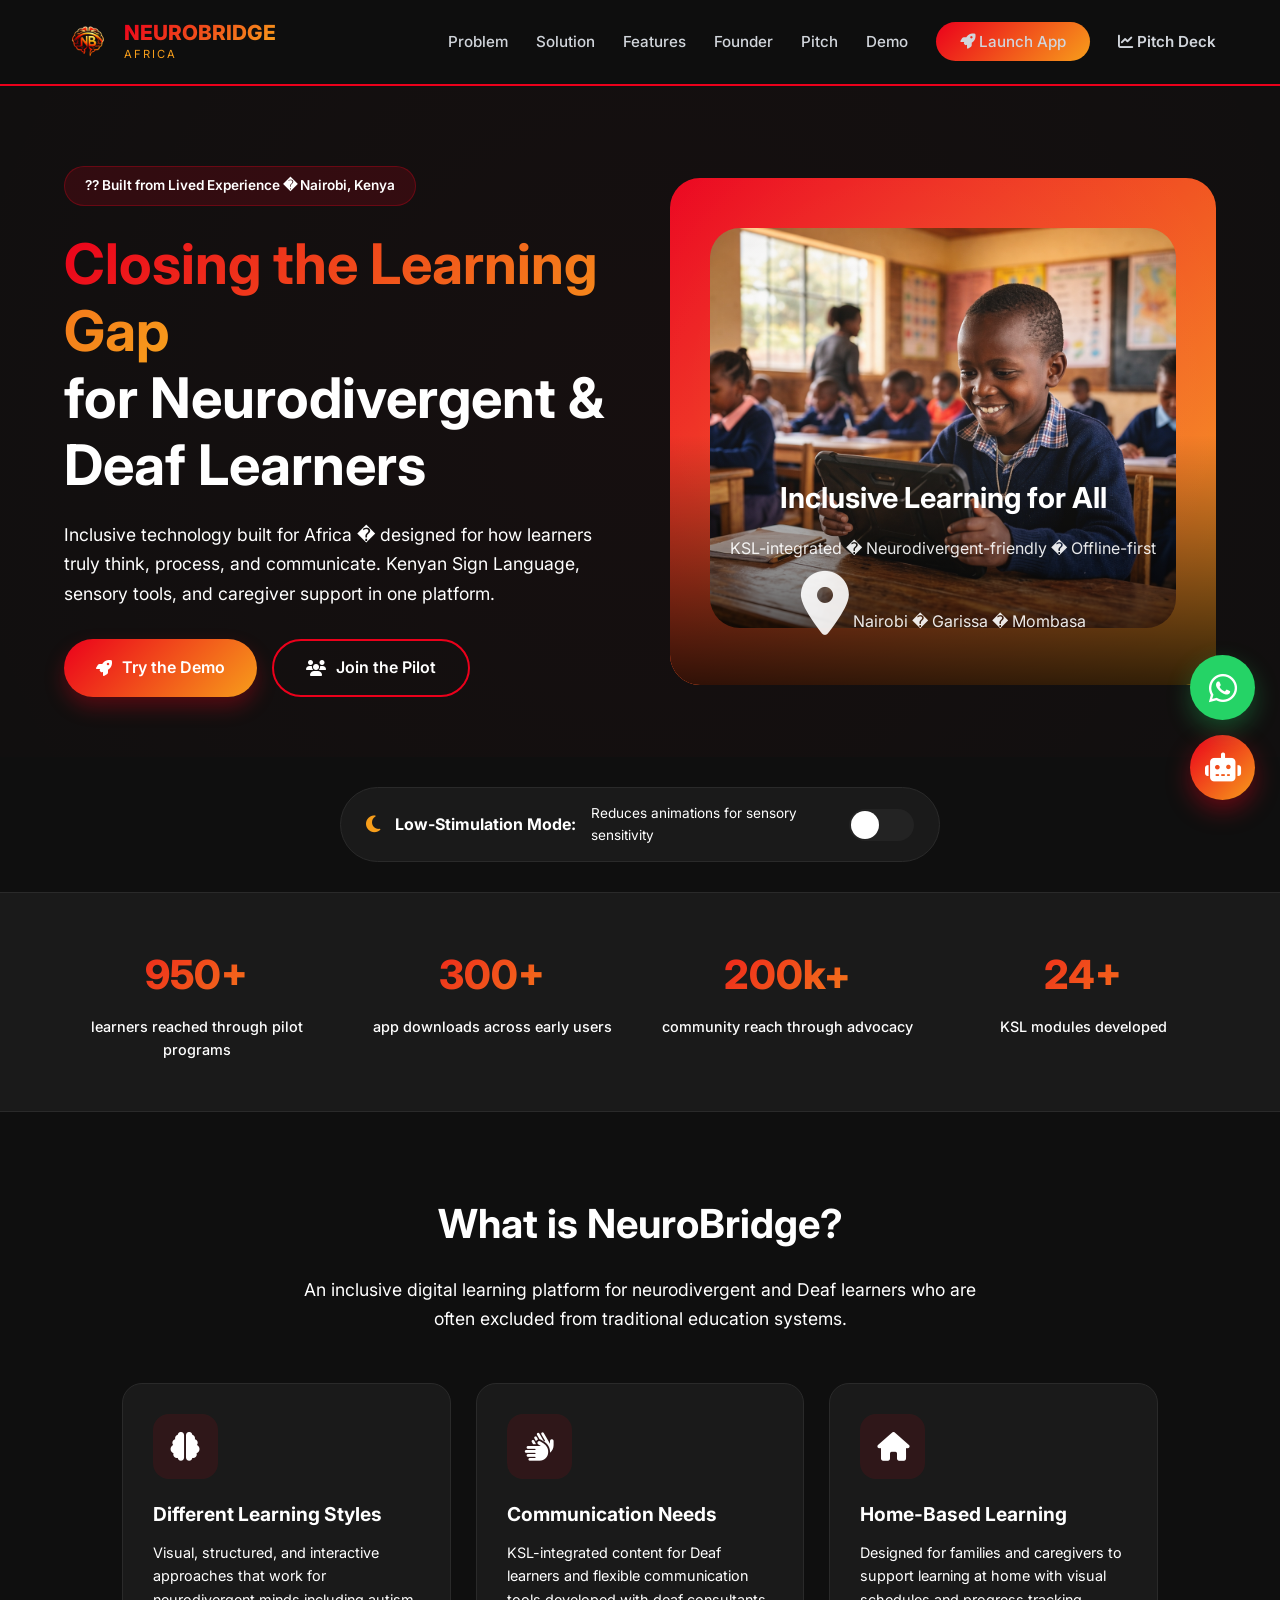
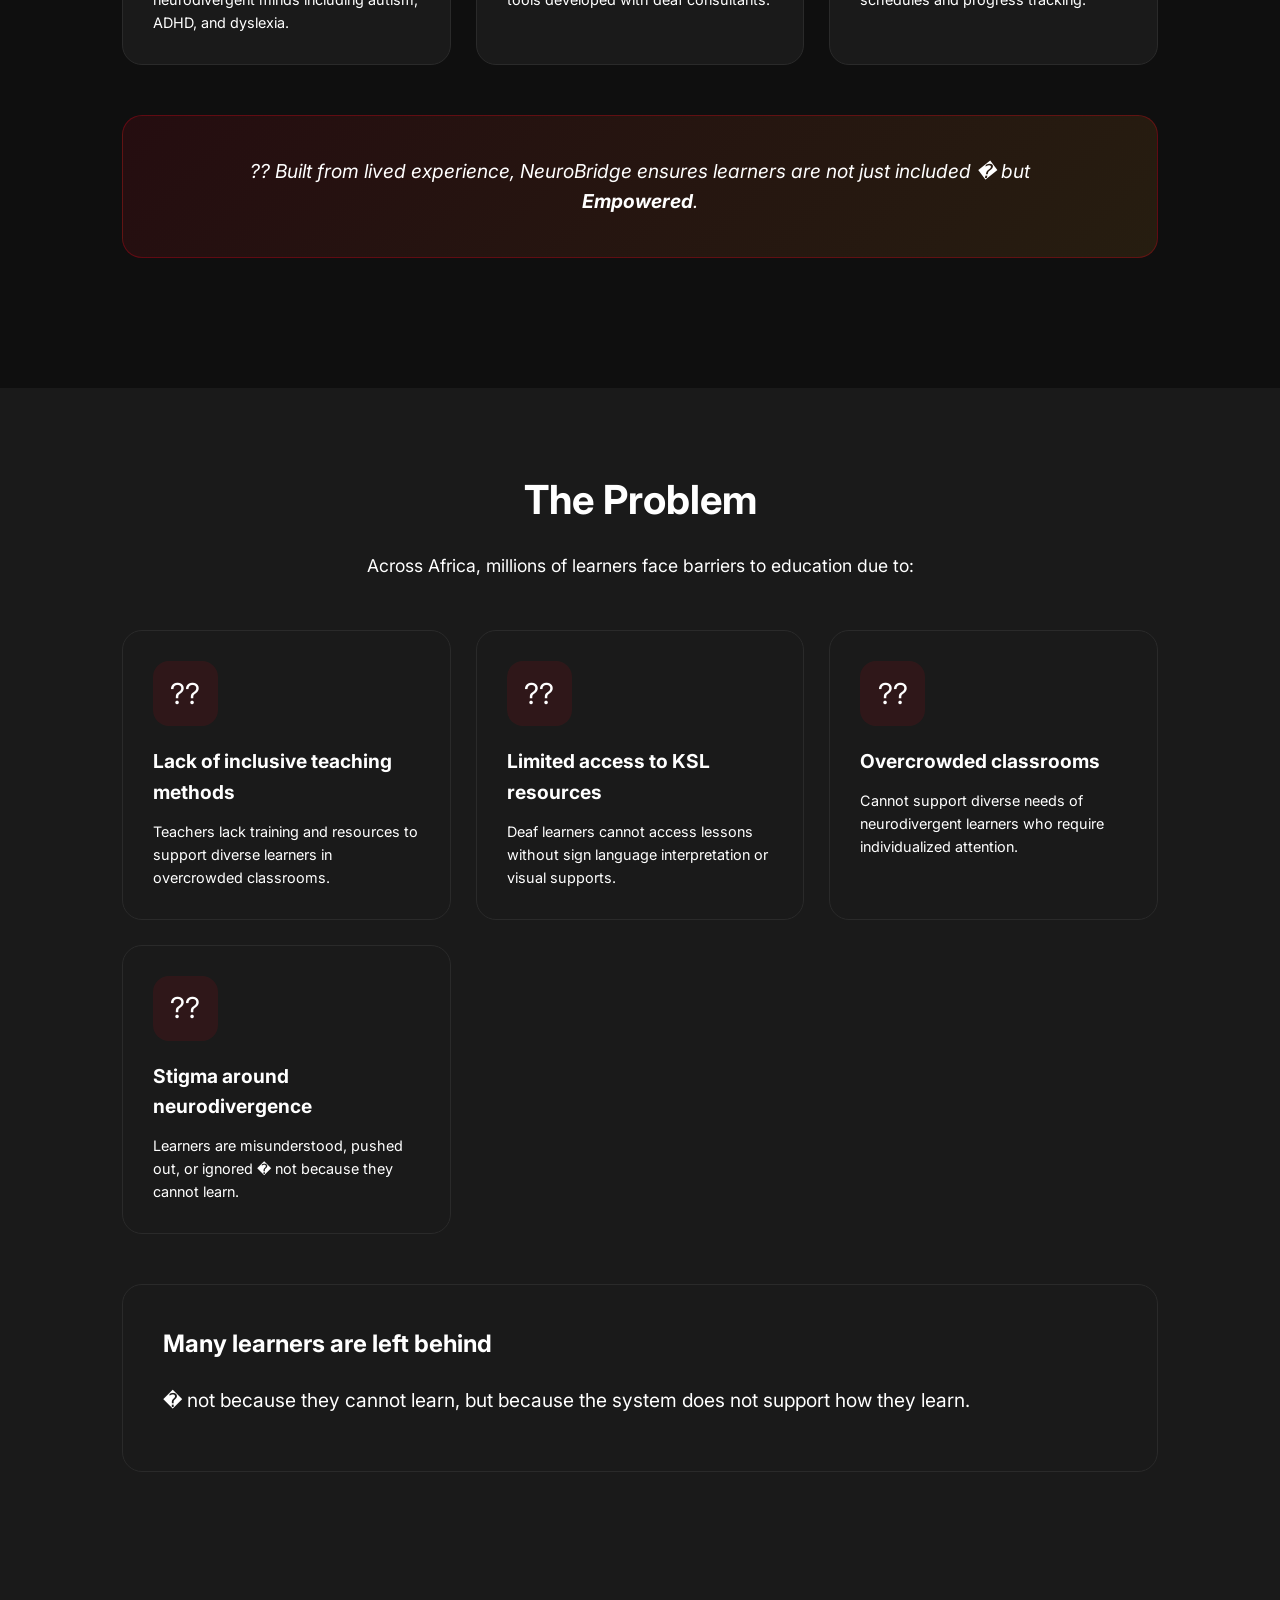
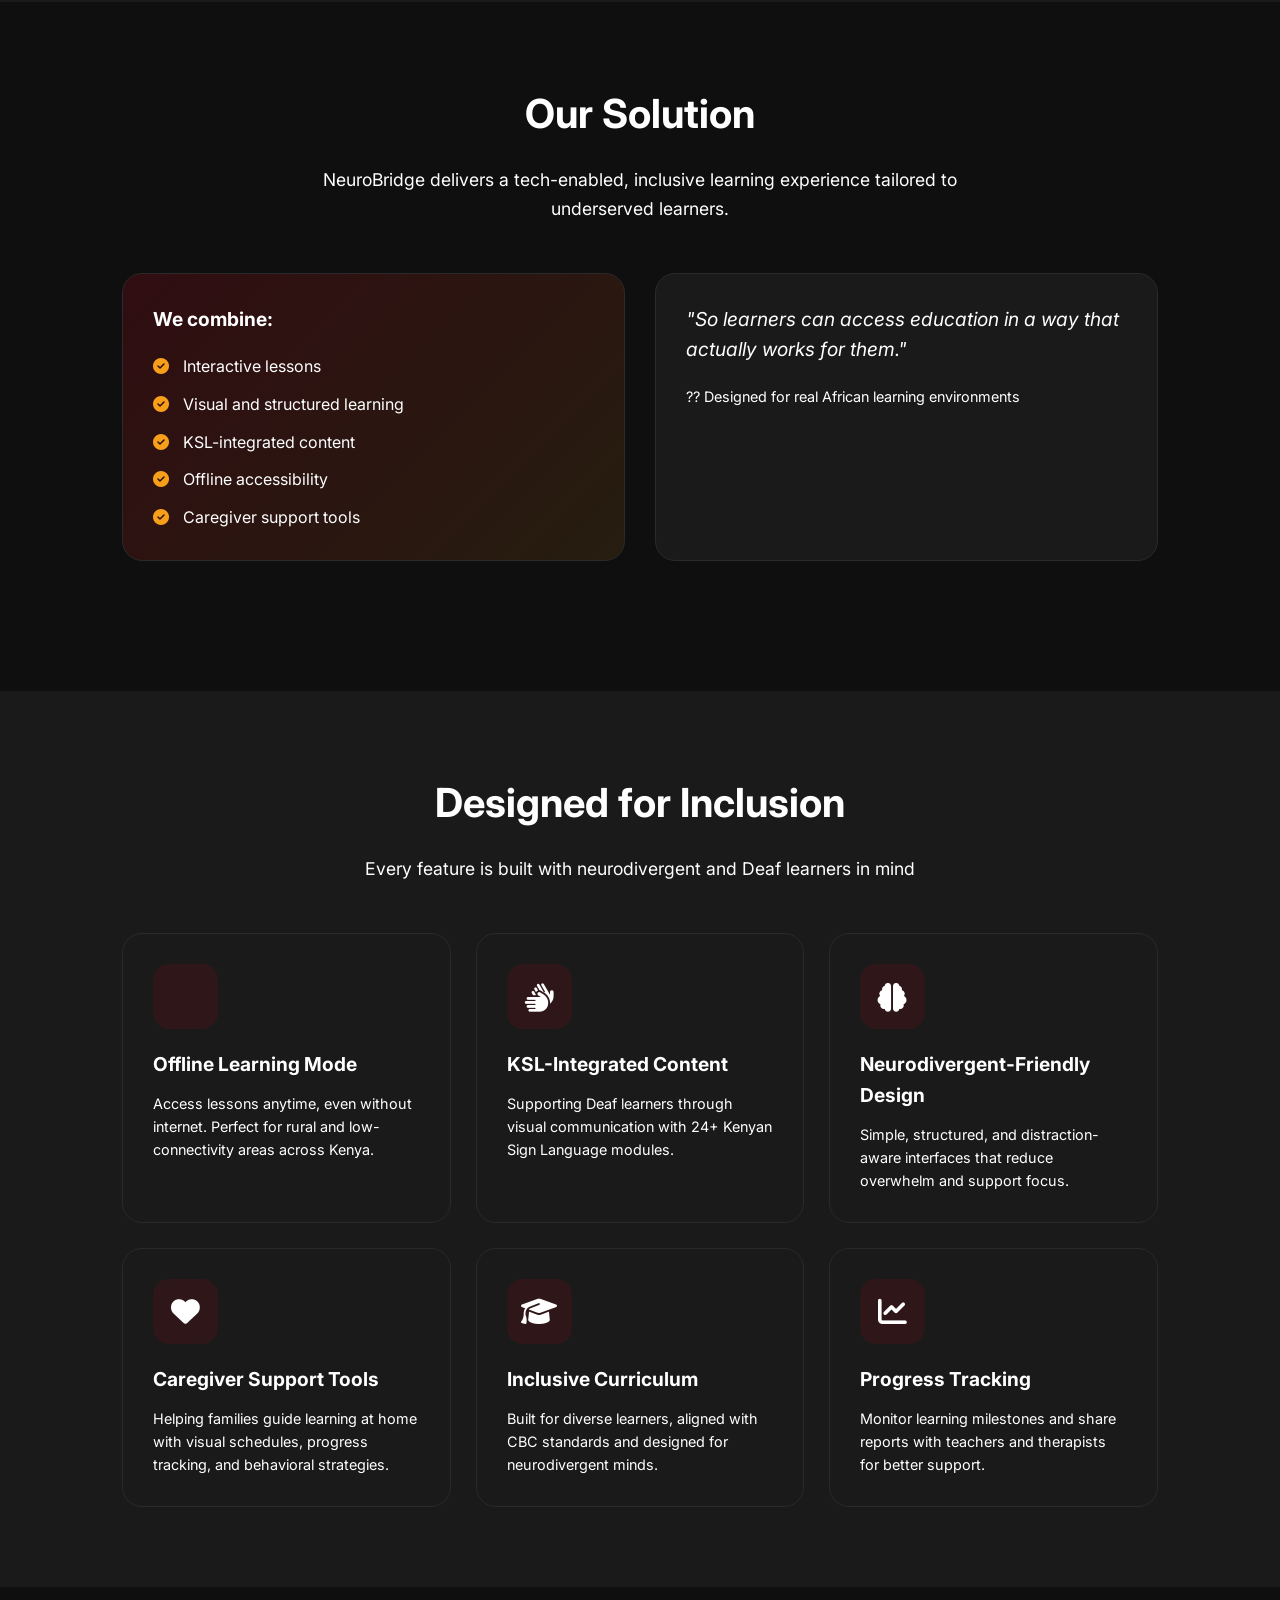
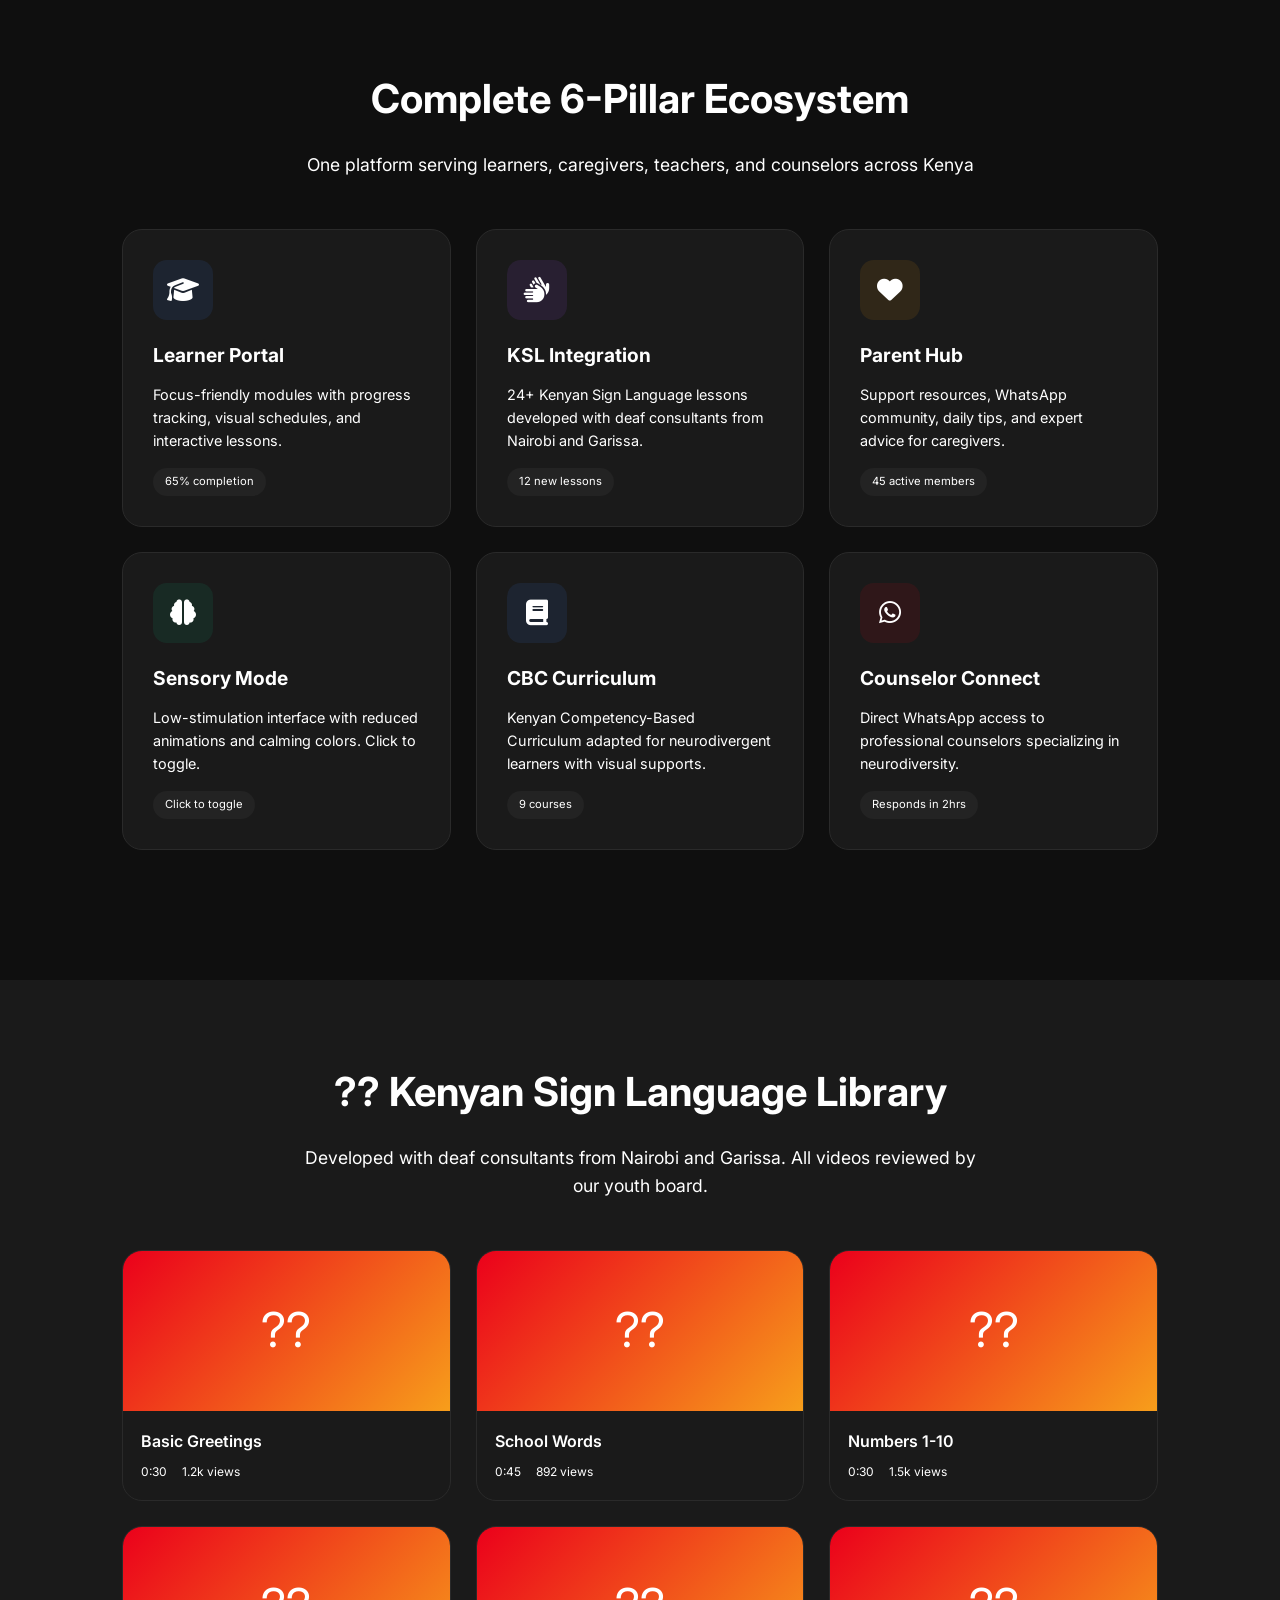
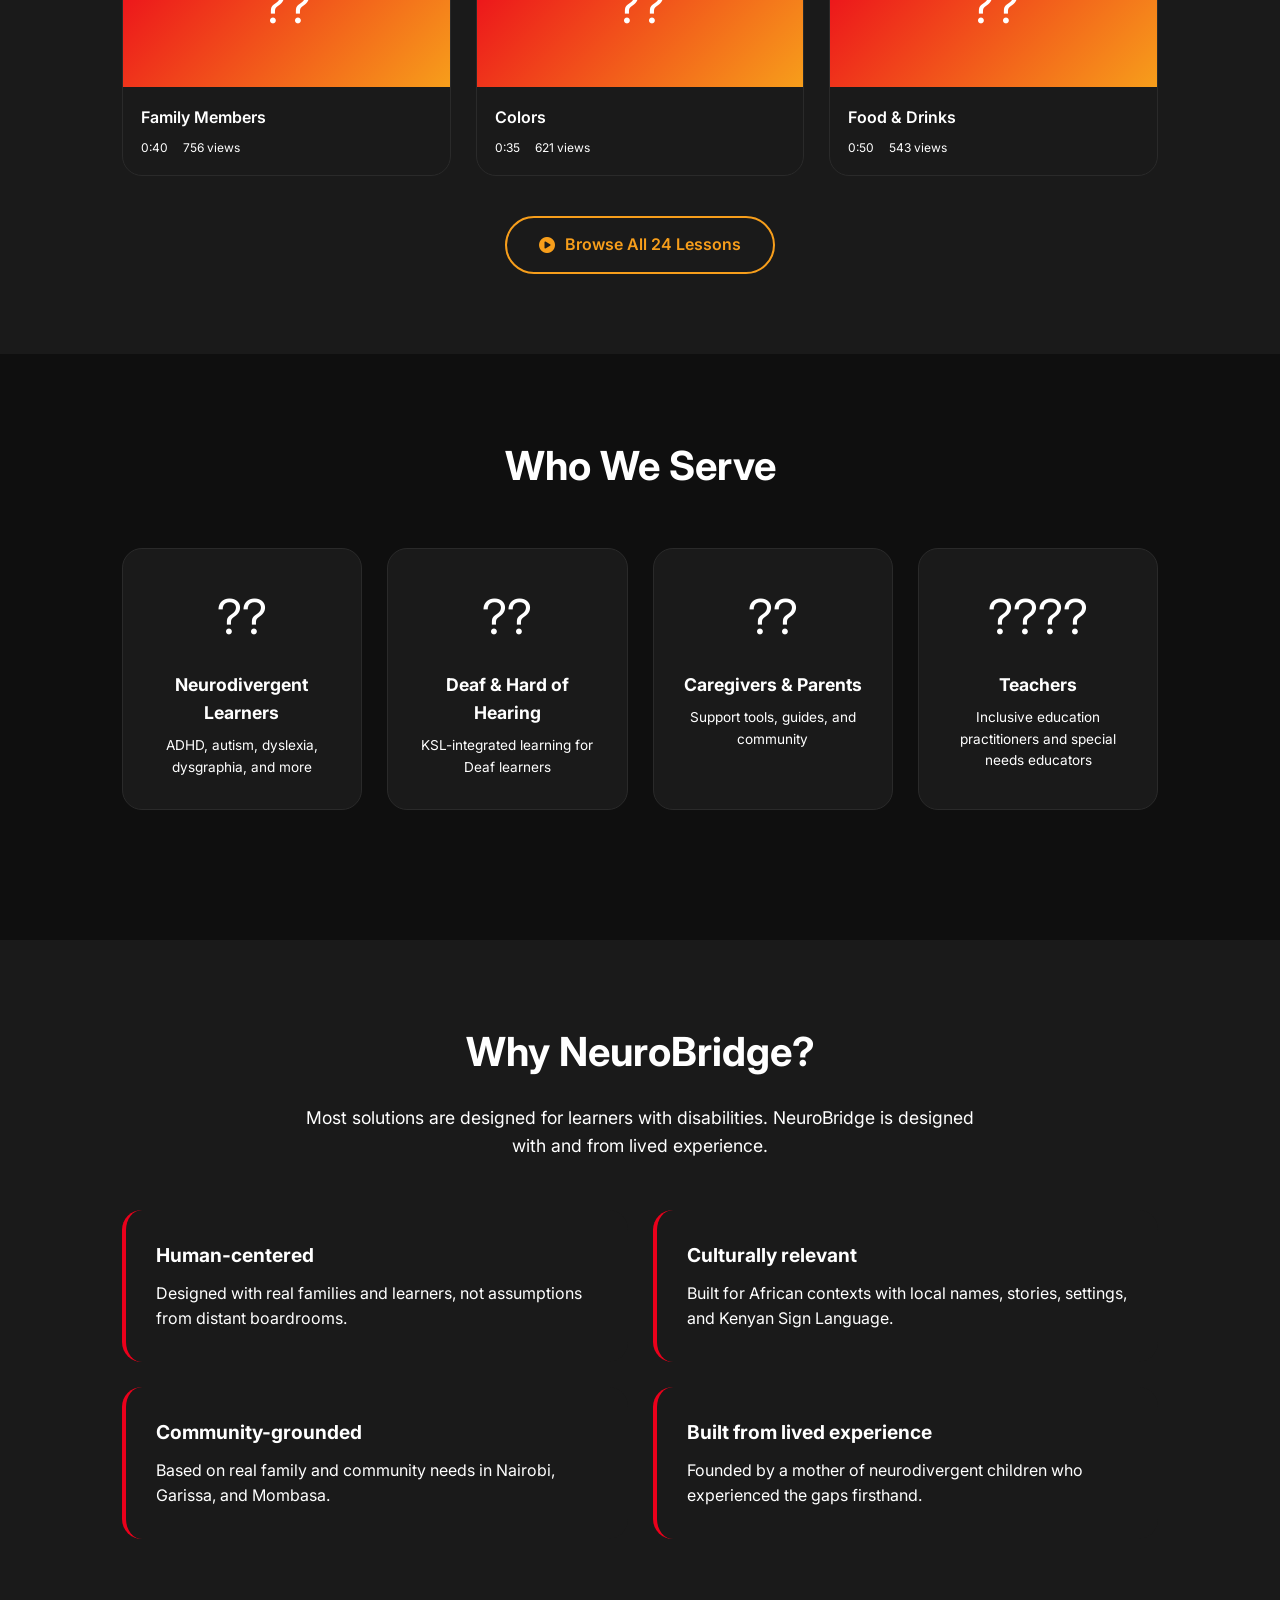
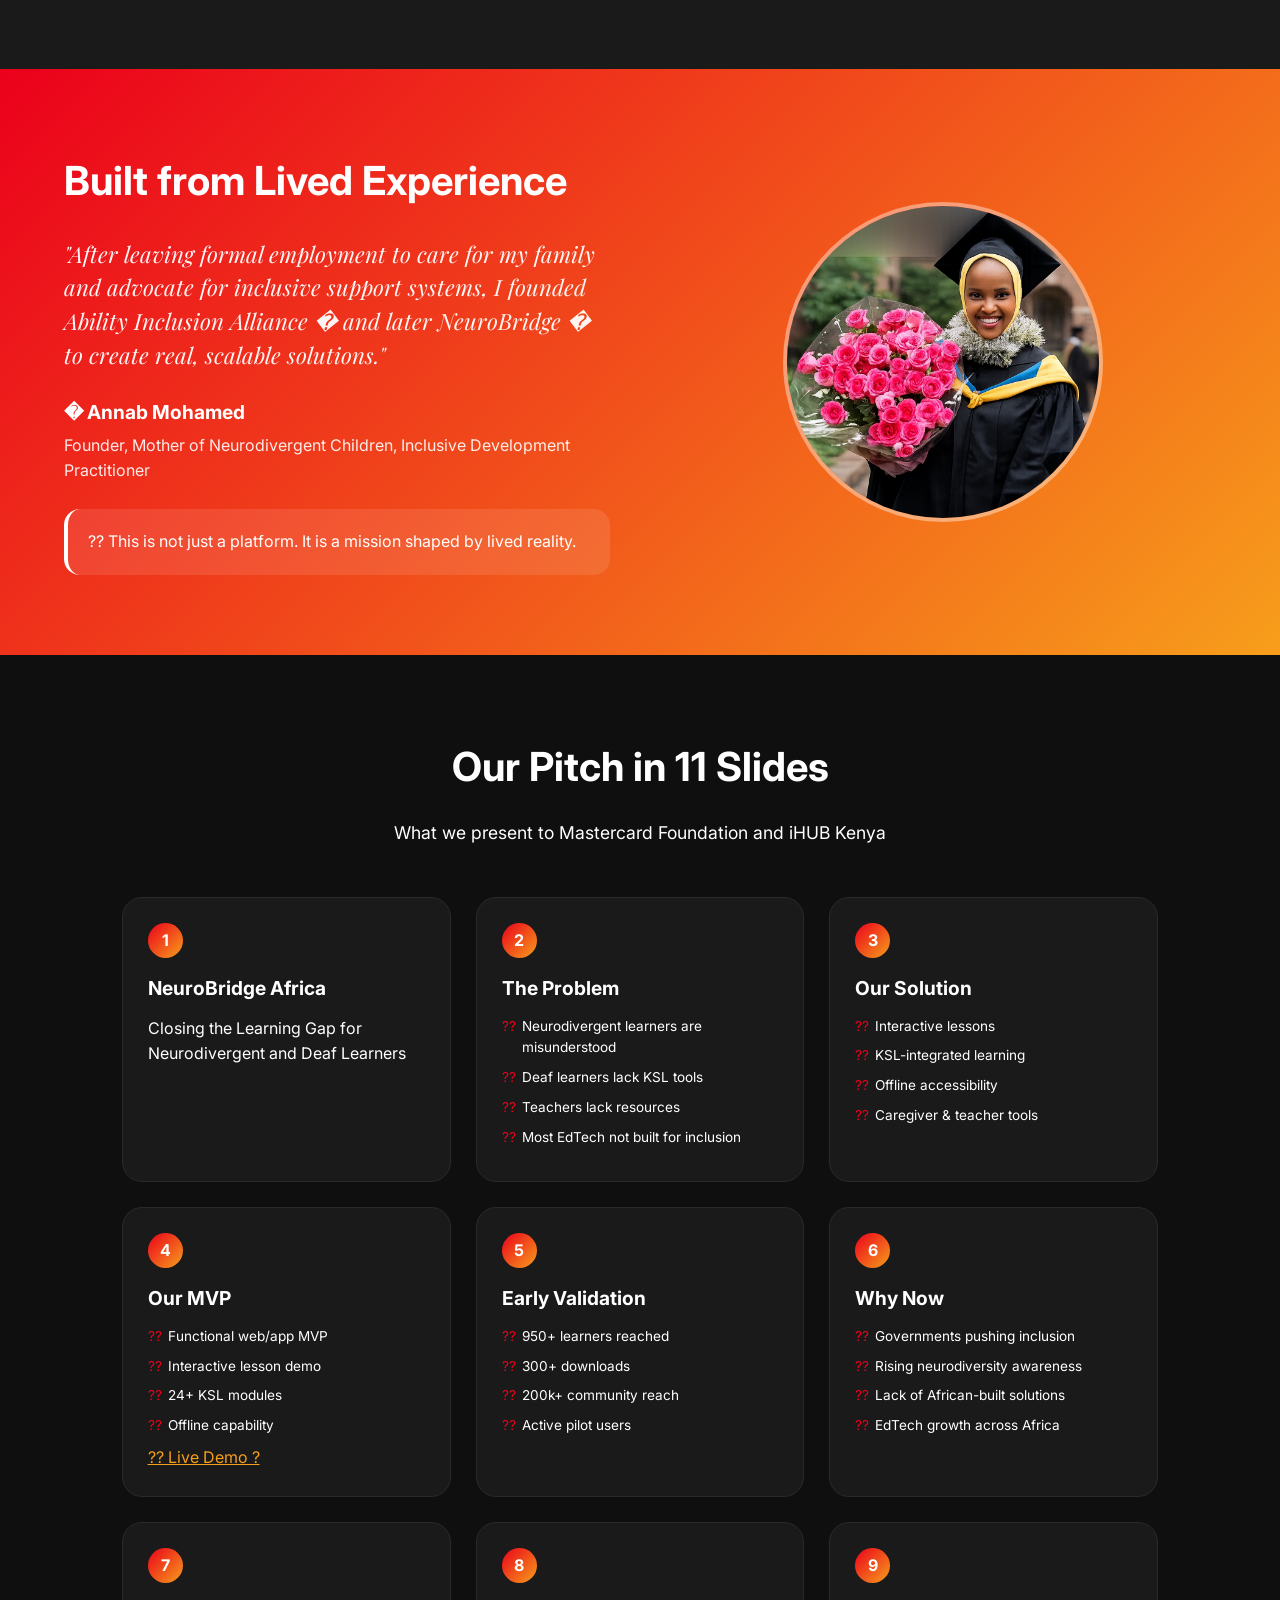
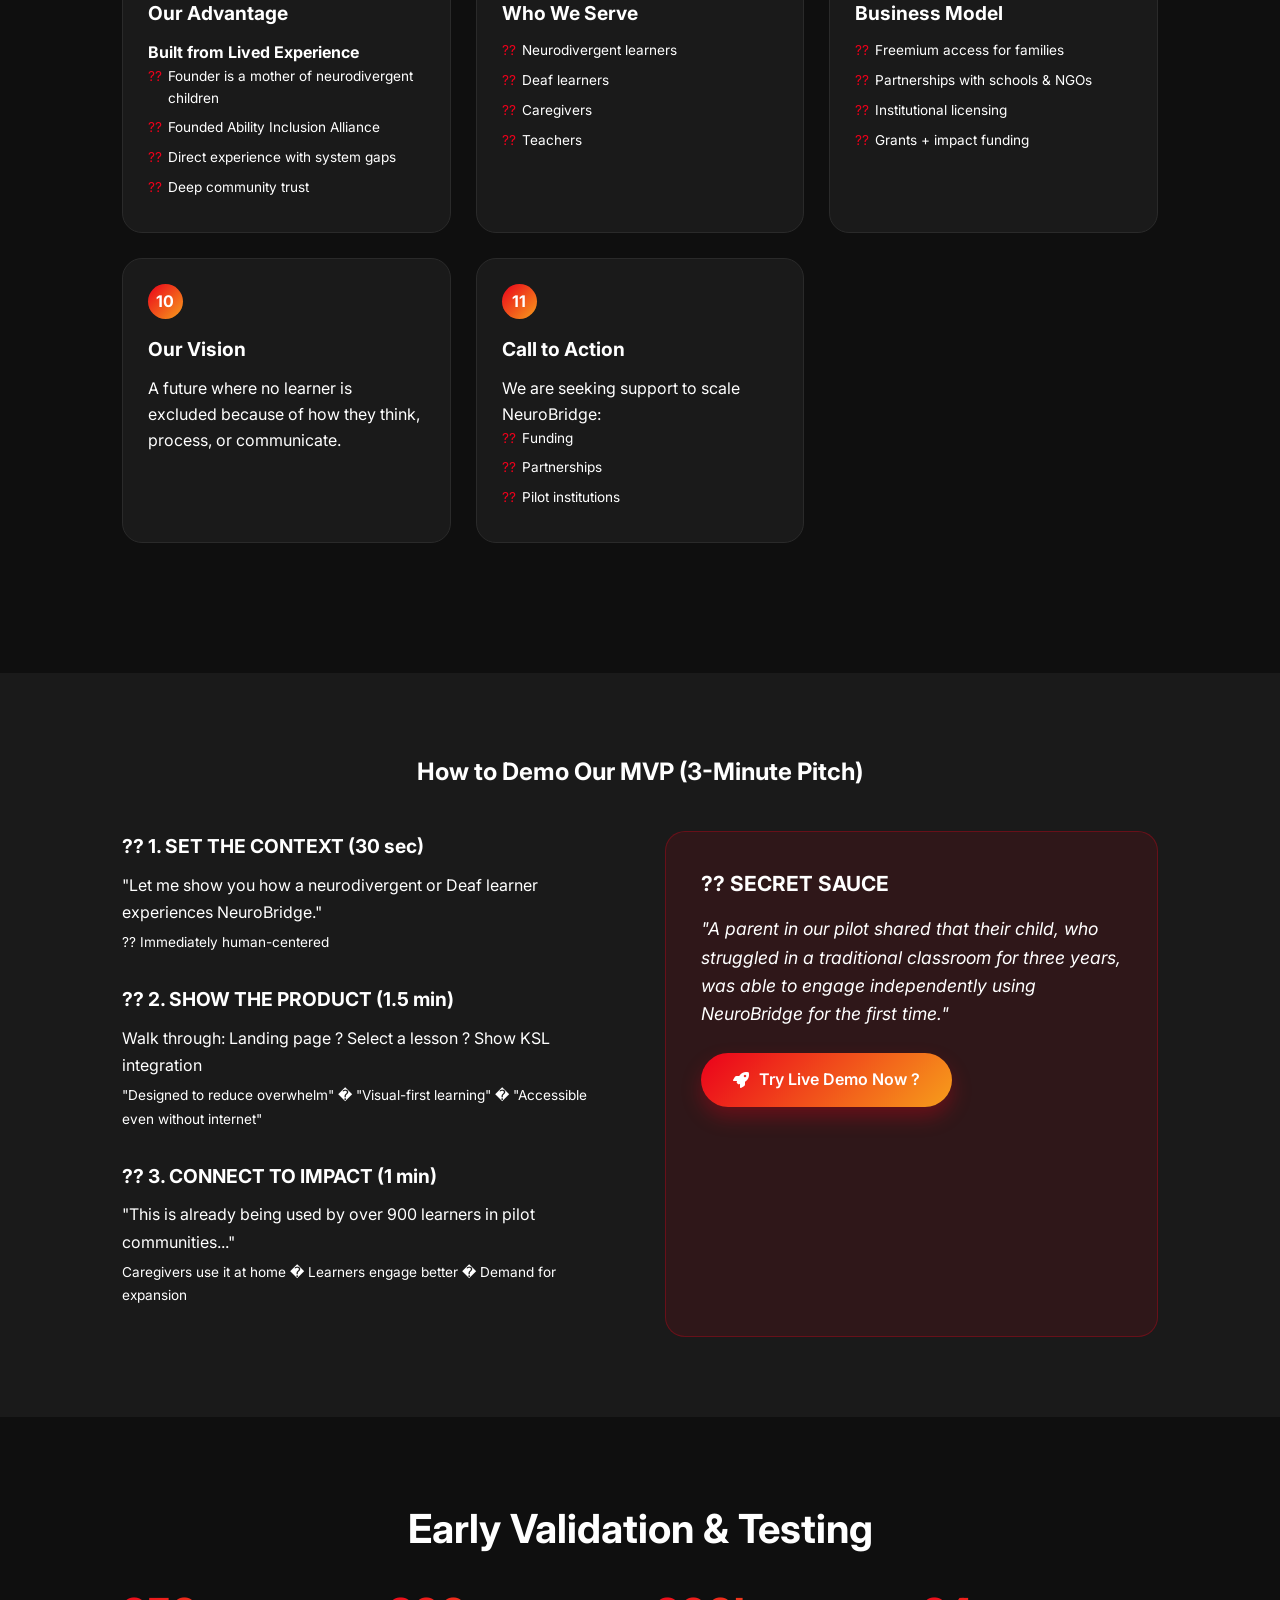
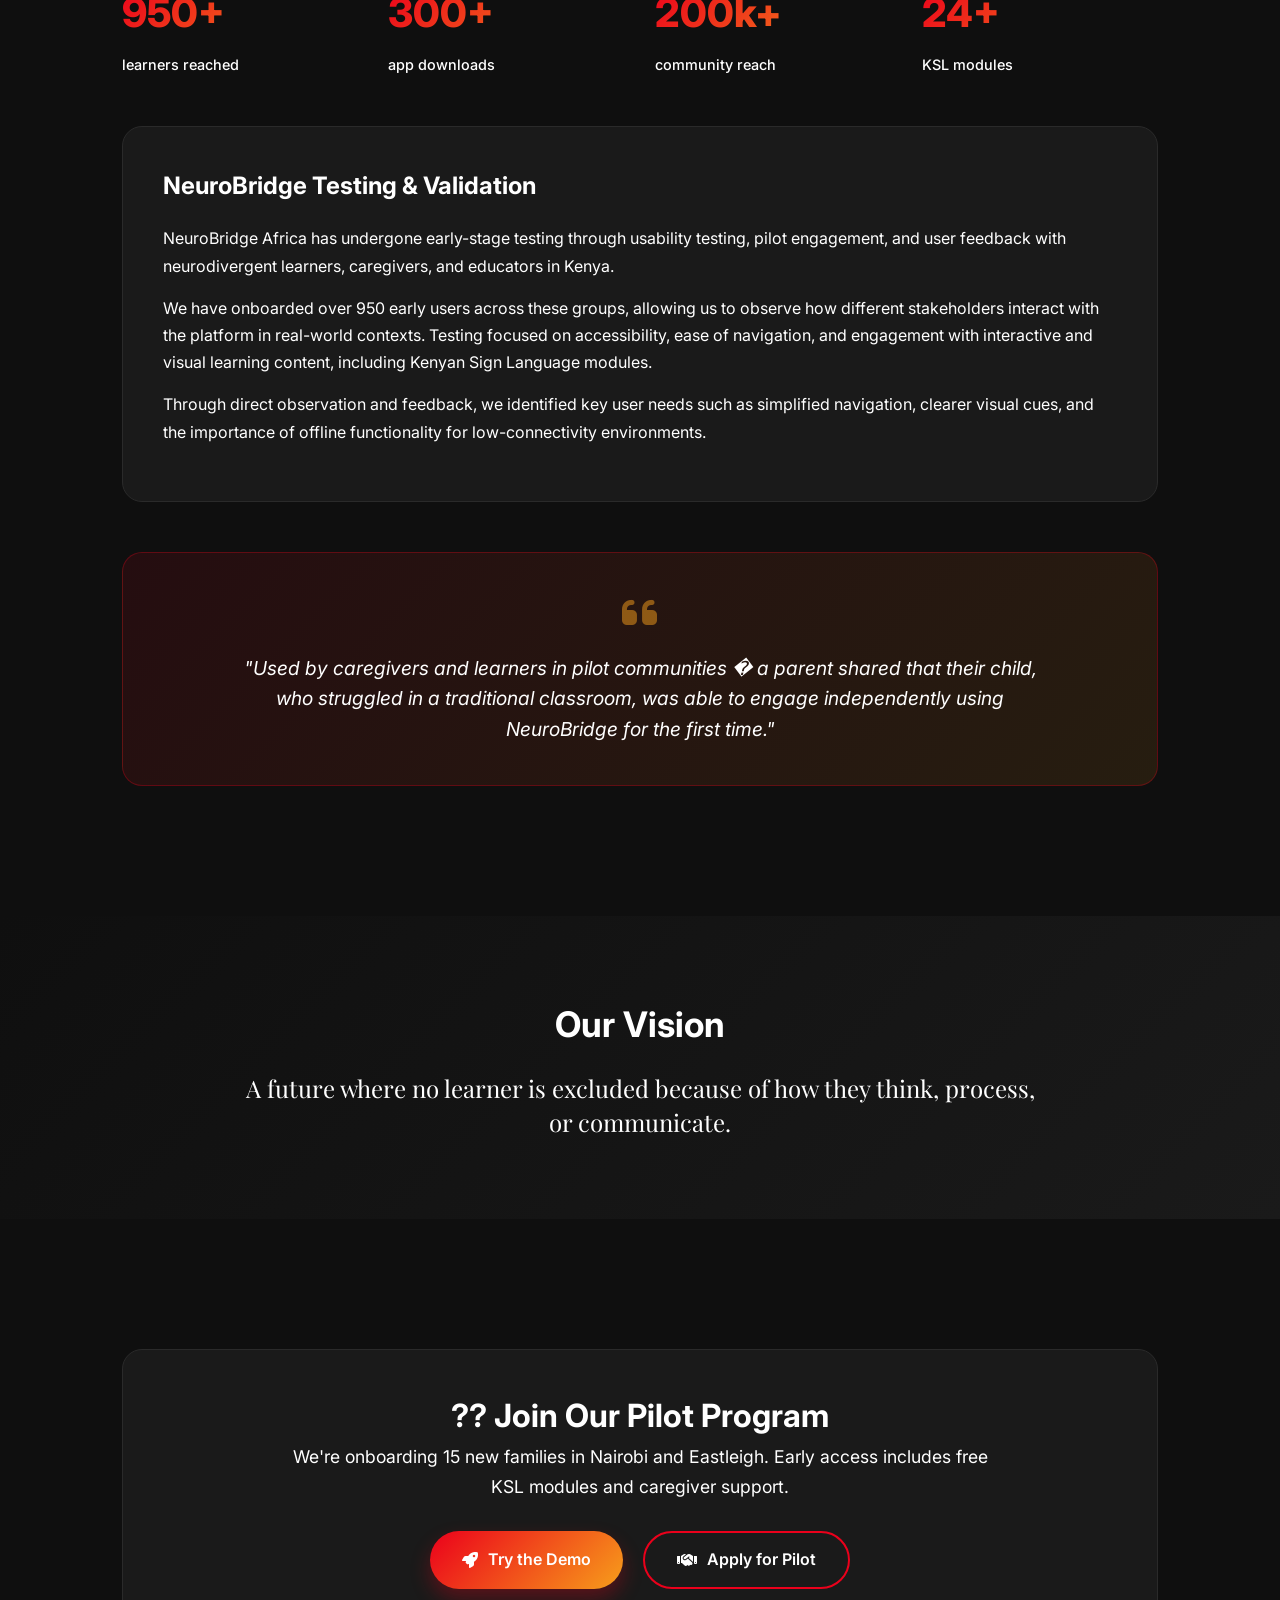
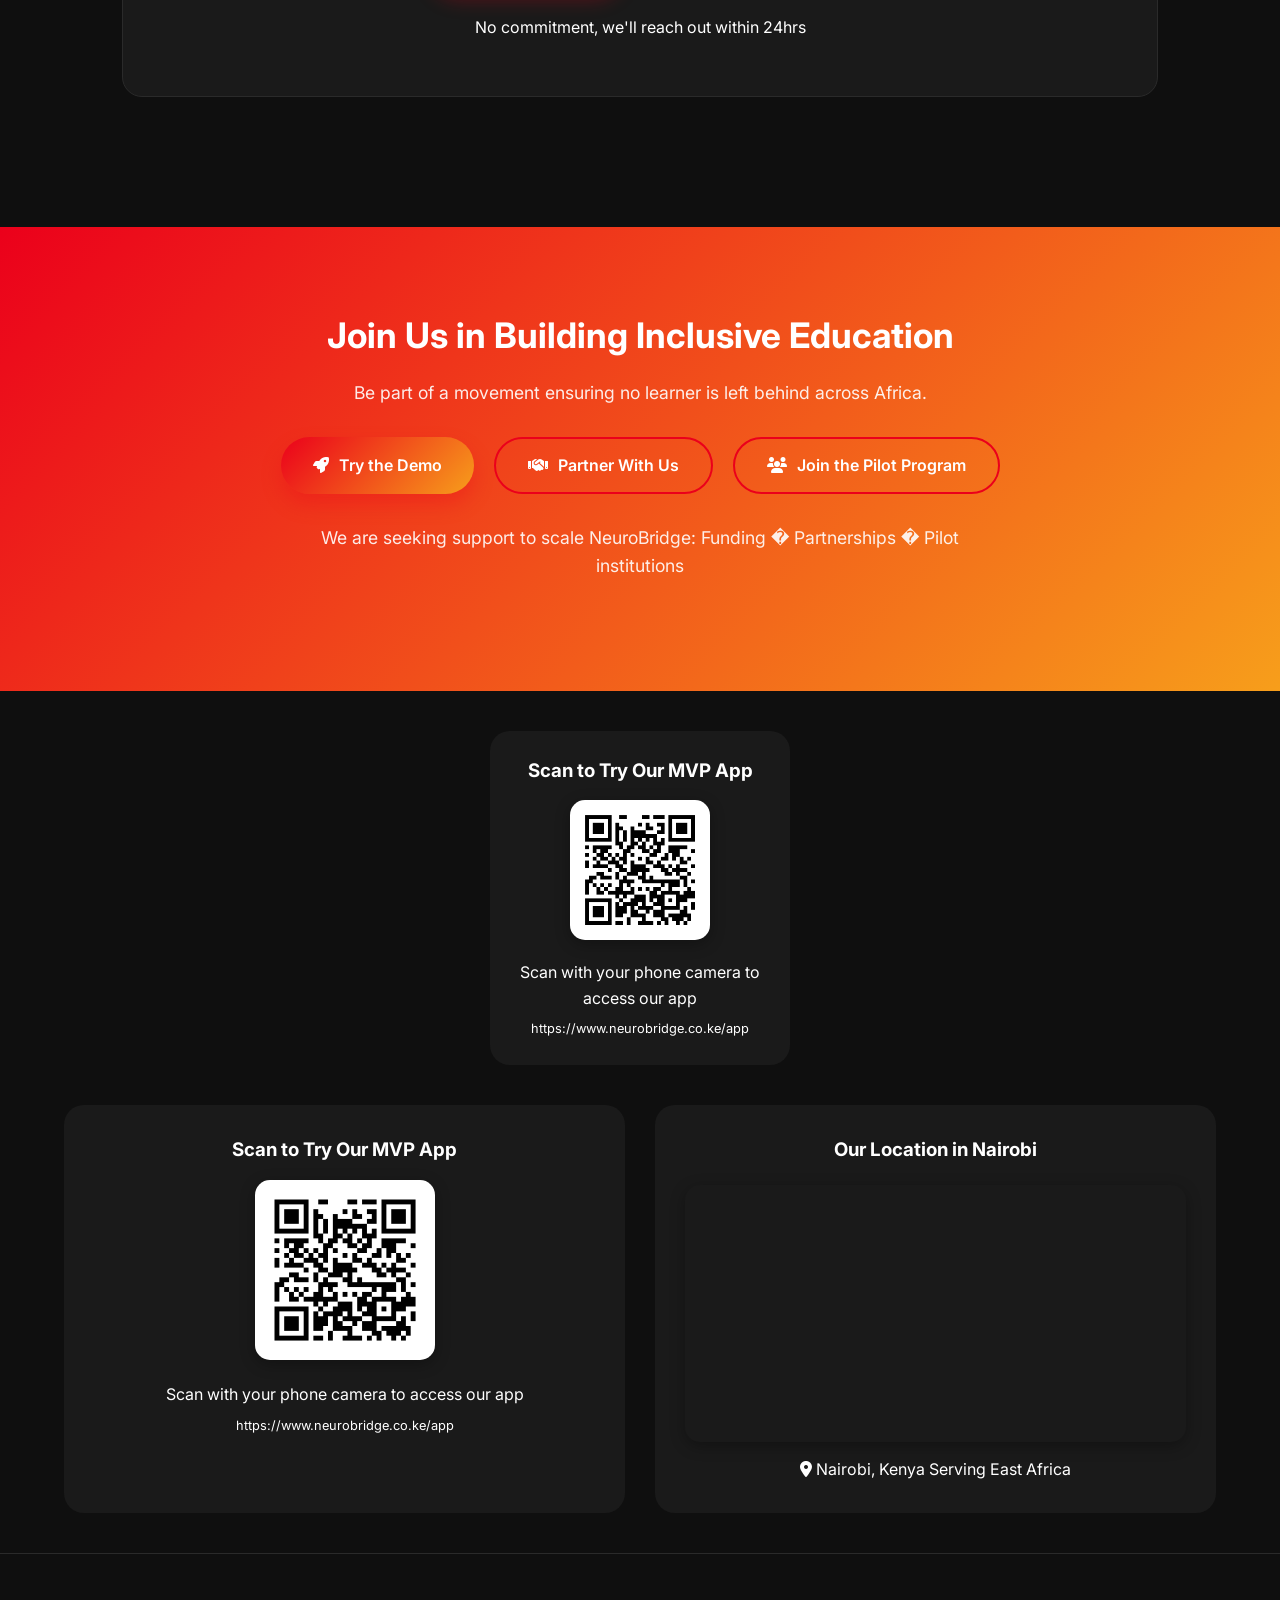
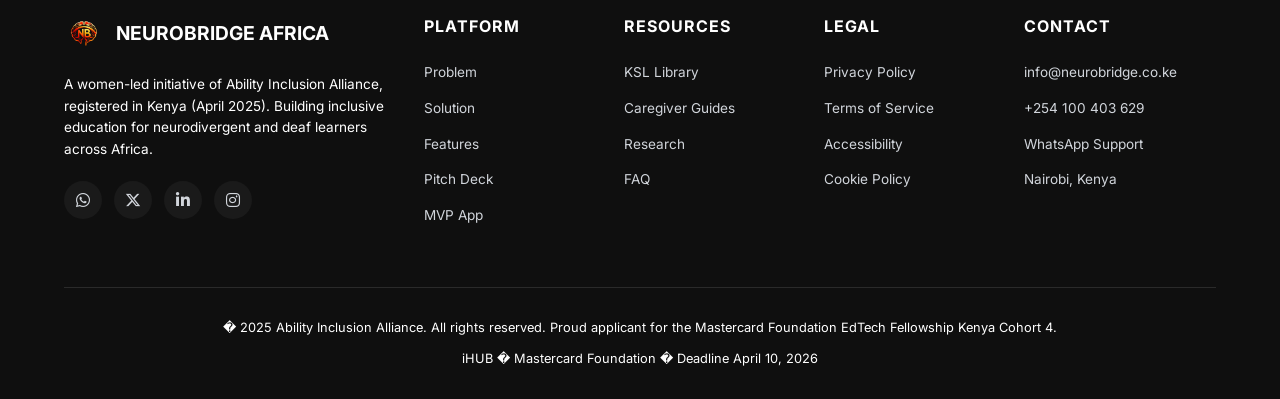
<file: index.html>
<!DOCTYPE html>
<html lang="en">
<head>
    <meta charset="UTF-8">
    <meta name="viewport" content="width=device-width, initial-scale=1.0">
    <title>NeuroBridge Africa | Inclusive EdTech for Neurodivergent & Deaf Learners</title>
    <!-- Favicon -->
<link rel="icon" type="image/x-icon" href="/favicon.ico">
<link rel="icon" type="image/png" sizes="16x16" href="/favicon-16x16.png">
<link rel="icon" type="image/png" sizes="32x32" href="/favicon-32x32.png">
<link rel="apple-touch-icon" sizes="180x180" href="/apple-touch-icon.png">
<link rel="manifest" href="/site.webmanifest">
    <!-- Primary Meta Tags -->
    <meta name="description" content="NeuroBridge Africa: Inclusive EdTech platform for neurodivergent and deaf learners across Kenya. KSL integration, sensory tools, CBC curriculum, and caregiver support. Mastercard Foundation EdTech Fellow.">
    <meta name="keywords" content="neurodivergent, autism, ADHD, dyslexia, deaf education, Kenyan Sign Language, KSL, inclusive education, Kenya, Mastercard Foundation, Ability Inclusion Alliance">
    <meta name="author" content="Ability Inclusion Alliance">
    <meta name="robots" content="index, follow">
    
    <!-- Open Graph / Facebook -->
    <meta property="og:type" content="website">
    <meta property="og:url" content="https://neurobridge.co.ke">
    <meta property="og:title" content="NeuroBridge Africa | Inclusive EdTech for Neurodivergent & Deaf Learners">
    <meta property="og:description" content="Closing the learning gap for neurodivergent and deaf learners across Africa. Kenyan Sign Language, sensory tools, and caregiver support.">
    <meta property="og:image" content="https://neurobridge.co.ke/og-image.jpg">
    
    <!-- Twitter -->
    <meta property="twitter:card" content="summary_large_image">
    <meta property="twitter:url" content="https://neurobridge.co.ke">
    <meta property="twitter:title" content="NeuroBridge Africa | Inclusive EdTech">
    <meta property="twitter:description" content="Closing the learning gap for neurodivergent and deaf learners across Africa.">
    <meta property="twitter:image" content="https://neurobridge.co.ke/og-image.jpg">
    
    <!-- Fonts & Icons -->
    <link rel="preconnect" href="https://fonts.googleapis.com">
    <link rel="preconnect" href="https://fonts.gstatic.com" crossorigin>
    <link href="https://fonts.googleapis.com/css2?family=Inter:opsz,wght@14..32,400;14..32,500;14..32,600;14..32,700;14..32,800&family=Playfair+Display:wght@700;800;900&display=swap" rel="stylesheet">
    <link rel="stylesheet" href="https://cdnjs.cloudflare.com/ajax/libs/font-awesome/6.5.1/css/all.min.css">
    
    <style>
        /* ===== ROOT VARIABLES - MATCH APP BRANDING ===== */
        :root {
            --mc-red: #EB001B;
            --mc-orange: #F79E1B;
            --mc-dark: #0F0F0F;
            --bg-dark: #0F0F0F;
            --bg-card: #1A1A1A;
            --bg-hover: #232323;
            --text-primary: #FFFFFF;
            --text-secondary: #D1D5DB;
            --text-muted: #9CA3AF;
            --border-light: #2A2A2A;
            --accent-purple: #A855F7;
            --accent-blue: #3B82F6;
            --accent-green: #10B981;
            --accent-yellow: #F59E0B;
            --shadow-sm: 0 4px 6px rgba(0,0,0,0.3);
            --shadow-md: 0 10px 15px rgba(0,0,0,0.4);
            --shadow-lg: 0 20px 25px rgba(0,0,0,0.5);
            --glow: 0 0 15px rgba(235,0,27,0.3);
            --transition: all 0.3s cubic-bezier(0.4,0,0.2,1);
        }

        * {
            margin: 0;
            padding: 0;
            box-sizing: border-box;
        }

        html { scroll-behavior: smooth; }

        body { 
            background: var(--bg-dark) !important; 
            color: var(--text-primary) !important; 
            font-family: 'Inter', sans-serif;
            line-height: 1.6;
            overflow-x: hidden;
        }

        h1, h2, h3, h4, h5, h6, p, span, li, div { color: var(--text-primary) !important; }

        /* ===== NAVIGATION - MATCH APP STYLE ===== */
        .navbar {
            background: rgba(15,15,15,0.97) !important;
            backdrop-filter: blur(10px);
            border-bottom: 2px solid var(--mc-red);
            padding: 18px 5%;
            position: sticky;
            top: 0;
            z-index: 1000;
        }

        .nav-container {
            max-width: 1400px;
            margin: 0 auto;
            display: flex;
            align-items: center;
            justify-content: space-between;
        }

        .logo {
            display: flex;
            align-items: center;
            gap: 12px;
            text-decoration: none;
        }

        .logo-icon {
            width: 48px;
            height: 48px;
            background: linear-gradient(135deg, var(--mc-red), var(--mc-orange));
            border-radius: 12px;
            display: flex;
            align-items: center;
            justify-content: center;
            font-size: 1.6rem;
            font-weight: 800;
            color: white;
            box-shadow: var(--glow);
        }

        .logo-text {
            display: flex;
            flex-direction: column;
        }

        .logo-main {
            font-size: 1.3rem;
            font-weight: 800;
            background: linear-gradient(135deg, var(--mc-red), var(--mc-orange));
            -webkit-background-clip: text;
            -webkit-text-fill-color: transparent;
            line-height: 1.2;
        }

        .logo-sub {
            font-size: 0.7rem;
            color: var(--mc-orange) !important;
            letter-spacing: 2px;
            text-transform: uppercase;
        }

        .nav-links {
            display: flex;
            gap: 28px;
            list-style: none;
            align-items: center;
        }

        .nav-links a {
            text-decoration: none;
            color: var(--text-secondary) !important;
            font-weight: 500;
            font-size: 0.95rem;
            transition: var(--transition);
        }

        .nav-links a:hover {
            color: var(--mc-orange) !important;
        }

        .nav-cta {
            background: linear-gradient(135deg, var(--mc-red), var(--mc-orange));
            color: white !important;
            padding: 10px 24px;
            border-radius: 50px;
            font-weight: 600;
        }

        .nav-cta:hover {
            transform: translateY(-2px);
            box-shadow: 0 5px 15px rgba(235,0,27,0.4);
            color: white !important;
        }

        .hamburger {
            display: none;
            flex-direction: column;
            gap: 5px;
            background: none;
            border: none;
            cursor: pointer;
        }

        .hamburger span {
            width: 25px;
            height: 2px;
            background: var(--text-primary);
            transition: var(--transition);
        }

        /* ===== BUTTONS ===== */
        .btn {
            display: inline-flex;
            align-items: center;
            justify-content: center;
            gap: 10px;
            padding: 14px 32px;
            border-radius: 50px;
            font-weight: 600;
            text-decoration: none;
            transition: var(--transition);
            border: none;
            cursor: pointer;
            font-size: 1rem;
        }

        .btn-primary {
            background: linear-gradient(135deg, var(--mc-red), var(--mc-orange));
            color: white;
            box-shadow: 0 10px 20px rgba(235,0,27,0.3);
        }

        .btn-primary:hover {
            transform: translateY(-3px);
            box-shadow: 0 15px 30px rgba(235,0,27,0.4);
        }

        .btn-secondary {
            background: transparent;
            border: 2px solid var(--mc-red);
            color: var(--text-primary);
        }

        .btn-secondary:hover {
            background: var(--mc-red);
            color: white;
        }

        .btn-outline {
            background: transparent;
            border: 2px solid var(--mc-orange);
            color: var(--mc-orange);
        }

        .btn-outline:hover {
            background: var(--mc-orange);
            color: var(--bg-dark);
        }

        /* ===== HERO SECTION ===== */
        .hero {
            padding: 80px 5% 60px;
            position: relative;
            overflow: hidden;
        }

        .hero::before {
            content: '';
            position: absolute;
            top: -50%;
            right: -50%;
            width: 200%;
            height: 200%;
            background: radial-gradient(circle, rgba(235,0,27,0.03) 0%, transparent 70%);
            animation: rotate 40s linear infinite;
        }

        @keyframes rotate {
            from { transform: rotate(0deg); }
            to { transform: rotate(360deg); }
        }

        .hero-grid {
            display: grid;
            grid-template-columns: 1fr 1fr;
            gap: 60px;
            align-items: center;
            position: relative;
            z-index: 2;
            max-width: 1400px;
            margin: 0 auto;
        }

        .hero-content {
            max-width: 600px;
        }

        .hero-badge {
            display: inline-block;
            background: rgba(235,0,27,0.15);
            color: var(--mc-orange);
            padding: 8px 20px;
            border-radius: 50px;
            font-weight: 600;
            font-size: 0.85rem;
            margin-bottom: 25px;
            border: 1px solid rgba(235,0,27,0.3);
        }

        .hero-title {
            font-size: clamp(2.2rem, 5vw, 3.5rem);
            margin-bottom: 20px;
            line-height: 1.2;
        }

        .hero-gradient-text {
            background: linear-gradient(135deg, var(--mc-red), var(--mc-orange));
            -webkit-background-clip: text;
            -webkit-text-fill-color: transparent;
        }

        .hero-subtitle {
            font-size: 1.1rem;
            color: var(--text-secondary);
            margin-bottom: 30px;
            line-height: 1.7;
        }

        .hero-buttons {
            display: flex;
            gap: 15px;
            flex-wrap: wrap;
        }

        .hero-image {
            background: linear-gradient(135deg, var(--mc-red), var(--mc-orange));
            border-radius: 30px;
            padding: 50px 40px;
            text-align: center;
            position: relative;
            overflow: hidden;
        }

        .hero-image::before {
            content: '';
            position: absolute;
            top: -50%;
            left: -50%;
            width: 200%;
            height: 200%;
            background: radial-gradient(circle, rgba(255,255,255,0.1) 0%, transparent 70%);
            animation: rotate 30s linear infinite;
        }

        .hero-image i {
            font-size: 4rem;
            margin-bottom: 20px;
            position: relative;
            z-index: 2;
        }

        .hero-image h3 {
            font-size: 1.8rem;
            margin-bottom: 15px;
            position: relative;
            z-index: 2;
        }

        .hero-image p {
            opacity: 0.9;
            position: relative;
            z-index: 2;
        }

        .hero-location {
            margin-top: 25px;
            padding-top: 20px;
            border-top: 1px solid rgba(255,255,255,0.2);
            font-size: 0.9rem;
        }

        /* ===== TRUST STRIP ===== */
        .trust-strip {
            background: var(--bg-card);
            padding: 50px 5%;
            border-top: 1px solid var(--border-light);
            border-bottom: 1px solid var(--border-light);
        }

        .trust-grid {
            display: grid;
            grid-template-columns: repeat(4, 1fr);
            gap: 30px;
            max-width: 1400px;
            margin: 0 auto;
        }

        .trust-item {
            text-align: center;
        }

        .trust-number {
            font-size: 2.5rem;
            font-weight: 800;
            background: linear-gradient(135deg, var(--mc-red), var(--mc-orange));
            -webkit-background-clip: text;
            -webkit-text-fill-color: transparent;
            margin-bottom: 8px;
        }

        .trust-label {
            color: var(--text-secondary);
            font-size: 0.9rem;
            font-weight: 500;
        }

        /* ===== SECTION STYLES ===== */
        .section {
            padding: 80px 5%;
        }

        .section-title {
            font-size: clamp(1.8rem, 4vw, 2.5rem);
            margin-bottom: 20px;
            text-align: center;
        }

        .section-subtitle {
            color: var(--text-secondary);
            text-align: center;
            max-width: 700px;
            margin: 0 auto 50px;
            font-size: 1.1rem;
        }

        /* ===== FEATURE CARDS ===== */
        .features-grid {
            display: grid;
            grid-template-columns: repeat(3, 1fr);
            gap: 25px;
            margin-top: 30px;
        }

        .feature-card {
            background: var(--bg-card);
            border: 1px solid var(--border-light);
            border-radius: 20px;
            padding: 30px;
            transition: var(--transition);
        }

        .feature-card:hover {
            transform: translateY(-5px);
            border-color: var(--mc-red);
            box-shadow: var(--shadow-md);
        }

        .feature-icon {
            width: 65px;
            height: 65px;
            background: rgba(235,0,27,0.1);
            border-radius: 16px;
            display: flex;
            align-items: center;
            justify-content: center;
            font-size: 1.8rem;
            color: var(--mc-red);
            margin-bottom: 20px;
        }

        .feature-card h3 {
            font-size: 1.2rem;
            margin-bottom: 12px;
        }

        .feature-card p {
            color: var(--text-secondary);
            line-height: 1.6;
            font-size: 0.9rem;
        }

        /* ===== PILLAR CARDS ===== */
        .pillar-grid {
            display: grid;
            grid-template-columns: repeat(3, 1fr);
            gap: 25px;
            margin: 50px 0;
        }

        .pillar-card {
            background: var(--bg-card);
            border: 1px solid var(--border-light);
            border-radius: 20px;
            padding: 30px;
            transition: var(--transition);
            cursor: pointer;
        }

        .pillar-card:hover {
            transform: translateY(-5px);
            border-color: var(--mc-red);
            box-shadow: var(--shadow-md);
        }

        .pillar-icon {
            width: 60px;
            height: 60px;
            border-radius: 14px;
            display: flex;
            align-items: center;
            justify-content: center;
            font-size: 1.6rem;
            margin-bottom: 20px;
        }

        .pillar-card.blue .pillar-icon { background: rgba(59,130,246,0.1); color: var(--accent-blue); }
        .pillar-card.purple .pillar-icon { background: rgba(168,85,247,0.1); color: var(--accent-purple); }
        .pillar-card.yellow .pillar-icon { background: rgba(245,158,11,0.1); color: var(--accent-yellow); }
        .pillar-card.green .pillar-icon { background: rgba(16,185,129,0.1); color: var(--accent-green); }
        .pillar-card.red .pillar-icon { background: rgba(235,0,27,0.1); color: var(--mc-red); }

        .pillar-card h3 {
            font-size: 1.2rem;
            margin-bottom: 12px;
        }

        .pillar-card p {
            color: var(--text-secondary);
            font-size: 0.9rem;
            line-height: 1.6;
            margin-bottom: 15px;
        }

        .pillar-tag {
            display: inline-block;
            padding: 5px 12px;
            background: var(--bg-hover);
            border-radius: 50px;
            font-size: 0.7rem;
            color: var(--text-muted);
        }

        /* ===== KSL SECTION ===== */
        .ksl-grid {
            display: grid;
            grid-template-columns: repeat(3, 1fr);
            gap: 25px;
            margin: 40px 0;
        }

        .video-card {
            background: var(--bg-card);
            border: 1px solid var(--border-light);
            border-radius: 20px;
            overflow: hidden;
            transition: var(--transition);
            cursor: pointer;
        }

        .video-card:hover {
            transform: translateY(-5px);
            border-color: var(--mc-red);
        }

        .video-thumb {
            height: 160px;
            background: linear-gradient(135deg, var(--mc-red), var(--mc-orange));
            display: flex;
            align-items: center;
            justify-content: center;
            font-size: 3rem;
            color: white;
        }

        .video-info {
            padding: 18px;
        }

        .video-title {
            font-weight: 600;
            margin-bottom: 8px;
        }

        .video-meta {
            display: flex;
            gap: 15px;
            color: var(--text-muted);
            font-size: 0.75rem;
        }

        /* ===== WHO GRID ===== */
        .who-grid {
            display: grid;
            grid-template-columns: repeat(4, 1fr);
            gap: 25px;
            margin: 50px 0;
        }

        .who-card {
            background: var(--bg-card);
            border: 1px solid var(--border-light);
            border-radius: 20px;
            padding: 30px;
            text-align: center;
            transition: var(--transition);
        }

        .who-card:hover {
            transform: translateY(-5px);
            border-color: var(--mc-red);
        }

        .who-icon {
            font-size: 3rem;
            margin-bottom: 15px;
        }

        .who-card h3 {
            font-size: 1.1rem;
            margin-bottom: 8px;
        }

        .who-card p {
            color: var(--text-secondary);
            font-size: 0.85rem;
        }

        /* ===== WHY GRID ===== */
        .why-grid {
            display: grid;
            grid-template-columns: repeat(2, 1fr);
            gap: 25px;
            margin: 50px 0;
        }

        .why-card {
            background: var(--bg-card);
            padding: 30px;
            border-radius: 20px;
            border-left: 4px solid var(--mc-red);
            transition: var(--transition);
        }

        .why-card:hover {
            transform: translateX(5px);
        }

        .why-card h3 {
            font-size: 1.2rem;
            margin-bottom: 10px;
        }

        .why-card p {
            color: var(--text-secondary);
            line-height: 1.6;
        }

        /* ===== FOUNDER SECTION ===== */
        .founder {
            background: linear-gradient(135deg, var(--mc-red), var(--mc-orange));
            padding: 80px 5%;
        }

        .founder-grid {
            display: grid;
            grid-template-columns: 1fr 1fr;
            gap: 60px;
            align-items: center;
            max-width: 1400px;
            margin: 0 auto;
        }

        .founder-content h2 {
            font-size: 2.5rem;
            margin-bottom: 20px;
        }

        .founder-quote {
            font-size: 1.4rem;
            font-style: italic;
            margin: 25px 0;
            opacity: 0.95;
            line-height: 1.5;
            font-family: 'Playfair Display', serif;
        }

        .founder-name {
            font-weight: 700;
            font-size: 1.2rem;
            margin-bottom: 5px;
        }

        .founder-title {
            opacity: 0.9;
        }

        .founder-mission {
            margin-top: 25px;
            padding: 20px;
            background: rgba(255,255,255,0.1);
            border-radius: 16px;
            border-left: 4px solid white;
        }

        .founder-image {
            width: 320px;
            height: 320px;
            background: rgba(255,255,255,0.15);
            border-radius: 50%;
            margin: 0 auto;
            display: flex;
            align-items: center;
            justify-content: center;
            font-size: 6rem;
            border: 4px solid rgba(255,255,255,0.3);
            overflow: hidden;
        }

        .founder-image img {
            width: 100%;
            height: 100%;
            object-fit: cover;
        }

        /* ===== SLIDES SECTION ===== */
        .slides-grid {
            display: grid;
            grid-template-columns: repeat(3, 1fr);
            gap: 25px;
            margin: 50px 0;
        }

        .slide-card {
            background: var(--bg-card);
            border: 1px solid var(--border-light);
            border-radius: 20px;
            padding: 25px;
            transition: var(--transition);
        }

        .slide-card:hover {
            transform: translateY(-5px);
            border-color: var(--mc-red);
        }

        .slide-number {
            display: inline-block;
            background: linear-gradient(135deg, var(--mc-red), var(--mc-orange));
            width: 35px;
            height: 35px;
            border-radius: 50%;
            text-align: center;
            line-height: 35px;
            font-weight: 700;
            margin-bottom: 15px;
        }

        .slide-card h3 {
            font-size: 1.2rem;
            margin-bottom: 12px;
        }

        .slide-card ul {
            list-style: none;
        }

        .slide-card li {
            margin-bottom: 8px;
            padding-left: 20px;
            position: relative;
            color: var(--text-secondary);
            font-size: 0.85rem;
        }

        .slide-card li:before {
            content: "??";
            position: absolute;
            left: 0;
            color: var(--mc-red);
        }

        /* ===== DEMO SECTION ===== */
        .demo-section {
            background: var(--bg-card);
            padding: 80px 5%;
        }

        .demo-grid {
            display: grid;
            grid-template-columns: 1fr 1fr;
            gap: 50px;
            max-width: 1400px;
            margin: 0 auto;
        }

        .demo-step {
            margin-bottom: 30px;
        }

        .demo-step h4 {
            color: var(--mc-orange);
            margin-bottom: 10px;
            font-size: 1.2rem;
        }

        .demo-step p {
            color: var(--text-secondary);
            line-height: 1.7;
        }

        .demo-note {
            color: var(--mc-orange);
            font-size: 0.85rem;
            margin-top: 5px;
        }

        .demo-secret {
            background: rgba(235,0,27,0.1);
            padding: 35px;
            border-radius: 20px;
            border: 1px solid rgba(235,0,27,0.3);
        }

        .demo-secret h4 {
            color: var(--mc-orange);
            font-size: 1.3rem;
            margin-bottom: 15px;
        }

        .demo-secret p {
            font-size: 1.1rem;
            font-style: italic;
            color: var(--text-primary);
            line-height: 1.6;
        }

        /* ===== TESTING SECTION ===== */
        .testing-box {
            background: var(--bg-card);
            border: 1px solid var(--border-light);
            border-radius: 20px;
            padding: 40px;
            margin: 50px 0;
        }

        .testing-box h3 {
            font-size: 1.5rem;
            margin-bottom: 20px;
            color: var(--mc-orange);
        }

        .testing-box p {
            color: var(--text-secondary);
            margin-bottom: 15px;
            line-height: 1.7;
        }

        .testimonial-box {
            background: linear-gradient(135deg, rgba(235,0,27,0.1), rgba(247,158,27,0.1));
            border: 1px solid rgba(235,0,27,0.3);
            border-radius: 20px;
            padding: 40px;
            text-align: center;
            margin: 50px 0;
        }

        .testimonial-box i {
            font-size: 2.5rem;
            opacity: 0.5;
            margin-bottom: 20px;
            color: var(--mc-orange);
        }

        .testimonial-box p {
            font-size: 1.2rem;
            max-width: 800px;
            margin: 0 auto;
            line-height: 1.6;
            font-style: italic;
        }

        /* ===== VISION SECTION ===== */
        .vision-section {
            background: linear-gradient(135deg, var(--bg-dark), var(--bg-card));
            padding: 80px 5%;
            text-align: center;
        }

        .vision-title {
            font-size: 2.2rem;
            margin-bottom: 20px;
        }

        .vision-text {
            font-size: 1.5rem;
            max-width: 800px;
            margin: 0 auto;
            line-height: 1.4;
            font-family: 'Playfair Display', serif;
        }

        /* ===== CTA SECTION ===== */
        .cta {
            background: linear-gradient(135deg, var(--mc-red), var(--mc-orange));
            padding: 80px 5%;
            text-align: center;
        }

        .cta h2 {
            font-size: 2.2rem;
            margin-bottom: 15px;
        }

        .cta p {
            font-size: 1.1rem;
            opacity: 0.9;
            max-width: 700px;
            margin: 0 auto 30px;
        }

        .cta-buttons {
            display: flex;
            gap: 20px;
            justify-content: center;
            flex-wrap: wrap;
            margin-bottom: 30px;
        }

        .cta-note {
            font-size: 0.9rem;
            opacity: 0.8;
        }

        /* ===== FOOTER ===== */
        .footer {
            background: var(--bg-dark);
            border-top: 1px solid var(--border-light);
            padding: 60px 5% 30px;
        }

        .footer-grid {
            display: grid;
            grid-template-columns: 2fr 1fr 1fr 1fr 1.2fr;
            gap: 40px;
            max-width: 1400px;
            margin: 0 auto 50px;
        }

        .footer-col h4 {
            color: var(--mc-orange);
            margin-bottom: 20px;
            font-size: 1rem;
            letter-spacing: 1px;
            text-transform: uppercase;
        }

        .footer-col ul {
            list-style: none;
        }

        .footer-col ul li {
            margin-bottom: 10px;
        }

        .footer-col ul li a {
            color: var(--text-secondary);
            text-decoration: none;
            font-size: 0.85rem;
            transition: var(--transition);
        }

        .footer-col ul li a:hover {
            color: var(--mc-orange);
            padding-left: 5px;
        }

        .footer-logo {
            display: flex;
            align-items: center;
            gap: 12px;
            margin-bottom: 20px;
        }

        .footer-logo-icon {
            width: 45px;
            height: 45px;
            background: linear-gradient(135deg, var(--mc-red), var(--mc-orange));
            border-radius: 10px;
            display: flex;
            align-items: center;
            justify-content: center;
            font-size: 1.3rem;
        }

        .footer-logo-text {
            font-weight: 700;
            font-size: 1.2rem;
        }

        .footer-logo-text span {
            color: var(--mc-orange);
        }

        .footer-description {
            color: var(--text-secondary);
            line-height: 1.6;
            margin: 20px 0;
            font-size: 0.85rem;
        }

        .social-links {
            display: flex;
            gap: 12px;
            margin-top: 20px;
        }

        .social-link {
            width: 38px;
            height: 38px;
            background: var(--bg-card);
            border-radius: 50%;
            display: flex;
            align-items: center;
            justify-content: center;
            color: var(--text-secondary);
            text-decoration: none;
            transition: var(--transition);
        }

        .social-link:hover {
            background: var(--mc-red);
            color: white;
            transform: translateY(-3px);
        }

        .footer-bottom {
            text-align: center;
            padding-top: 30px;
            border-top: 1px solid var(--border-light);
            color: var(--text-muted);
            font-size: 0.8rem;
            max-width: 1400px;
            margin: 0 auto;
        }

        .footer-bottom a {
            color: var(--mc-orange);
            text-decoration: none;
        }

        /* ===== FLOATING ELEMENTS ===== */
        .chat-bubble {
            position: fixed;
            bottom: 100px;
            right: 25px;
            z-index: 9999;
            width: 65px;
            height: 65px;
            background: linear-gradient(135deg, var(--mc-red), var(--mc-orange));
            border-radius: 50%;
            display: flex;
            align-items: center;
            justify-content: center;
            color: white;
            font-size: 1.8rem;
            cursor: pointer;
            box-shadow: 0 10px 25px rgba(235,0,27,0.4);
            transition: var(--transition);
            border: none;
        }

        .chat-bubble:hover {
            transform: scale(1.1) translateY(-5px);
        }

        .whatsapp-float {
            position: fixed;
            bottom: 180px;
            right: 25px;
            z-index: 9999;
            width: 65px;
            height: 65px;
            background: #25D366;
            border-radius: 50%;
            display: flex;
            align-items: center;
            justify-content: center;
            color: white;
            font-size: 2rem;
            text-decoration: none;
            box-shadow: 0 10px 25px rgba(37,211,102,0.3);
            transition: var(--transition);
        }

        .whatsapp-float:hover {
            transform: scale(1.1) translateY(-5px);
        }

        .scroll-up {
            position: fixed;
            bottom: 100px;
            left: 25px;
            z-index: 9999;
            width: 55px;
            height: 55px;
            background: linear-gradient(135deg, var(--mc-red), var(--mc-orange));
            border-radius: 50%;
            display: flex;
            align-items: center;
            justify-content: center;
            color: white;
            font-size: 1.3rem;
            cursor: pointer;
            transition: var(--transition);
            border: none;
            opacity: 0;
            visibility: hidden;
        }

        .scroll-up.visible {
            opacity: 1;
            visibility: visible;
        }

        .scroll-up:hover {
            transform: scale(1.1) translateY(-5px);
        }

        /* ===== CHAT PANEL ===== */
        .chat-panel {
            position: fixed;
            bottom: 190px;
            right: 25px;
            width: 360px;
            background: var(--bg-card);
            border-radius: 20px;
            box-shadow: 0 20px 40px rgba(0,0,0,0.4);
            z-index: 10000;
            overflow: hidden;
            border: 1px solid var(--border-light);
            display: none;
        }

        .chat-header {
            background: linear-gradient(135deg, var(--mc-red), var(--mc-orange));
            padding: 18px 20px;
            display: flex;
            justify-content: space-between;
            align-items: center;
        }

        .chat-header h4 {
            margin: 0;
            font-size: 1rem;
        }

        .chat-header button {
            background: none;
            border: none;
            color: white;
            cursor: pointer;
            font-size: 1.2rem;
        }

        .chat-messages {
            padding: 20px;
            height: 280px;
            overflow-y: auto;
        }

        .chat-message {
            margin-bottom: 15px;
        }

        .chat-message.bot {
            text-align: left;
        }

        .chat-message.user {
            text-align: right;
        }

        .message-bubble {
            display: inline-block;
            max-width: 85%;
            padding: 12px 16px;
            border-radius: 18px;
            font-size: 0.85rem;
            line-height: 1.5;
        }

        .bot .message-bubble {
            background: var(--bg-hover);
            border: 1px solid var(--border-light);
            border-bottom-left-radius: 4px;
        }

        .user .message-bubble {
            background: linear-gradient(135deg, var(--mc-red), var(--mc-orange));
            border-bottom-right-radius: 4px;
        }

        .message-time {
            font-size: 0.65rem;
            color: var(--text-muted);
            margin-top: 5px;
        }

        .chat-input-area {
            padding: 15px;
            border-top: 1px solid var(--border-light);
            display: flex;
            gap: 10px;
        }

        .chat-input-area input {
            flex: 1;
            padding: 12px 15px;
            background: var(--bg-hover);
            border: 1px solid var(--border-light);
            border-radius: 25px;
            color: var(--text-primary);
            font-size: 0.85rem;
            outline: none;
        }

        .chat-input-area input:focus {
            border-color: var(--mc-red);
        }

        .chat-send {
            width: 45px;
            height: 45px;
            background: var(--mc-red);
            border: none;
            border-radius: 50%;
            color: white;
            cursor: pointer;
            transition: var(--transition);
        }

        .chat-send:hover {
            background: var(--mc-orange);
            transform: scale(1.05);
        }

        /* ===== SENSORY TOGGLE ===== */
        .sensory-toggle {
            display: flex;
            align-items: center;
            gap: 15px;
            padding: 15px 25px;
            background: var(--bg-card);
            border-radius: 50px;
            margin: 30px auto;
            border: 1px solid var(--border-light);
            max-width: 600px;
        }

        .toggle-switch {
            width: 65px;
            height: 32px;
            background: var(--bg-hover);
            border-radius: 32px;
            position: relative;
            cursor: pointer;
            transition: var(--transition);
        }

        .toggle-switch.active {
            background: linear-gradient(135deg, var(--mc-red), var(--mc-orange));
        }

        .toggle-slider {
            width: 28px;
            height: 28px;
            background: white;
            border-radius: 50%;
            position: absolute;
            top: 2px;
            left: 2px;
            transition: var(--transition);
        }

        .toggle-switch.active .toggle-slider {
            left: 35px;
        }

        .toggle-label {
            font-weight: 500;
        }

        .toggle-description {
            color: var(--text-secondary);
            font-size: 0.85rem;
            flex: 1;
        }

        /* ===== MODAL ===== */
        .modal {
            display: none;
            position: fixed;
            top: 0;
            left: 0;
            width: 100%;
            height: 100%;
            background: rgba(0,0,0,0.8);
            z-index: 20000;
            align-items: center;
            justify-content: center;
            backdrop-filter: blur(5px);
        }

        .modal.active {
            display: flex;
        }

        .modal-content {
            background: var(--bg-card);
            border-radius: 24px;
            max-width: 500px;
            width: 90%;
            padding: 40px;
            position: relative;
            text-align: center;
            border: 1px solid var(--border-light);
        }

        .modal-close {
            position: absolute;
            top: 15px;
            right: 20px;
            background: none;
            border: none;
            font-size: 1.5rem;
            cursor: pointer;
            color: var(--text-secondary);
        }

        .modal-icon {
            width: 80px;
            height: 80px;
            background: rgba(235,0,27,0.1);
            border-radius: 50%;
            display: flex;
            align-items: center;
            justify-content: center;
            font-size: 2.5rem;
            color: var(--mc-red);
            margin: 0 auto 20px;
        }

        .modal h3 {
            margin-bottom: 15px;
        }

        .modal p {
            color: var(--text-secondary);
            margin-bottom: 25px;
            line-height: 1.6;
        }

        .modal-buttons {
            display: flex;
            gap: 15px;
            justify-content: center;
        }

        /* ===== LOW STIMULATION MODE ===== */
        body.low-stimulation {
            --transition: 0s;
        }

        body.low-stimulation * {
            animation: none !important;
            transition: none !important;
        }

        body.low-stimulation .hero::before,
        body.low-stimulation .hero-image::before {
            animation: none;
        }

        /* ===== RESPONSIVE ===== */
        @media (max-width: 1200px) {
            .footer-grid { grid-template-columns: repeat(3, 1fr); }
            .pillar-grid { grid-template-columns: repeat(2, 1fr); }
        }

        @media (max-width: 1024px) {
            .hero-grid { grid-template-columns: 1fr; gap: 40px; text-align: center; }
            .hero-content { max-width: 100%; }
            .hero-buttons { justify-content: center; }
            .trust-grid { grid-template-columns: repeat(2, 1fr); }
            .features-grid { grid-template-columns: repeat(2, 1fr); }
            .ksl-grid { grid-template-columns: repeat(2, 1fr); }
            .who-grid { grid-template-columns: repeat(2, 1fr); }
            .slides-grid { grid-template-columns: repeat(2, 1fr); }
            .founder-grid { grid-template-columns: 1fr; text-align: center; }
            .demo-grid { grid-template-columns: 1fr; }
        }

        @media (max-width: 968px) {
            .nav-links { display: none; }
            .hamburger { display: flex; }
            .footer-grid { grid-template-columns: repeat(2, 1fr); }
        }

        @media (max-width: 768px) {
            .trust-grid { grid-template-columns: 1fr; }
            .features-grid { grid-template-columns: 1fr; }
            .pillar-grid { grid-template-columns: 1fr; }
            .ksl-grid { grid-template-columns: 1fr; }
            .who-grid { grid-template-columns: 1fr; }
            .why-grid { grid-template-columns: 1fr; }
            .slides-grid { grid-template-columns: 1fr; }
            .footer-grid { grid-template-columns: 1fr; }
            .cta-buttons { flex-direction: column; gap: 15px; }
            .cta-buttons .btn { width: 100%; }
            .chat-panel { width: 300px; right: 15px; bottom: 165px; }
            .whatsapp-float { bottom: 155px; }
        }
    
        /* ===== HERO IMAGE ANIMATION ===== */
        .hero-image {
            position: relative;
            overflow: hidden;
            border-radius: 30px;
        }

        .hero-image img {
            transition: transform 0.5s ease;
        }

        .hero-image:hover img {
            transform: scale(1.05);
        }
</style>
</head>
<body>
    <!-- ===== NAVIGATION ===== -->
    <nav class="navbar">
    <div class="nav-container">
        <a href="/" class="logo">
            <img src="/logo.png" alt="NeuroBridge Africa Logo" style="height: 48px; width: 48px; border-radius: 12px; object-fit: cover;">
            <div class="logo-text">
                <span class="logo-main">NEUROBRIDGE</span>
                <span class="logo-sub">AFRICA</span>
            </div>
        </a>
            
            <ul class="nav-links">
                <li><a href="#problem">Problem</a></li>
                <li><a href="#solution">Solution</a></li>
                <li><a href="#features">Features</a></li>
                <li><a href="#founder">Founder</a></li>
                <li><a href="#slides">Pitch</a></li>
                <li><a href="#demo">Demo</a></li>
                <li><a href="/app" class="nav-cta"><i class="fas fa-rocket"></i> Launch App</a></li><li><a href="/deck" style="font-weight: 600;"><i class="fas fa-chart-line"></i> Pitch Deck</a></li>
            </ul>
            
            <button class="hamburger" onclick="toggleMobileMenu()">
                <span></span>
                <span></span>
                <span></span>
            </button>
        </div>
    </nav>

    <!-- ===== HERO SECTION ===== -->
    <section class="hero">
        <div class="hero-grid">
            <div class="hero-content">
                <div class="hero-badge">?? Built from Lived Experience � Nairobi, Kenya</div>
                <h1 class="hero-title">
                    <span class="hero-gradient-text">Closing the Learning Gap</span><br>
                    for Neurodivergent & Deaf Learners
                </h1>
                <p class="hero-subtitle">Inclusive technology built for Africa � designed for how learners truly think, process, and communicate. Kenyan Sign Language, sensory tools, and caregiver support in one platform.</p>
                <div class="hero-buttons">
                    <a href="/app" class="btn btn-primary"><i class="fas fa-rocket"></i> Try the Demo</a>
                    <a href="#join" class="btn btn-secondary"><i class="fas fa-users"></i> Join the Pilot</a>
                </div>
            </div>
            <div class="hero-image">
    <img src="/hero-image.png" alt="NeuroBridge Africa - Inclusive Learning" style="width: 100%; height: 400px; object-fit: cover; border-radius: 30px;">
    <div style="position: absolute; bottom: 0; left: 0; right: 0; background: linear-gradient(to top, rgba(0,0,0,0.8), transparent); padding: 40px 30px 30px; border-radius: 0 0 30px 30px;">
        <h3 style="color: white;">Inclusive Learning for All</h3>
        <p style="color: white; opacity: 0.9;">KSL-integrated � Neurodivergent-friendly � Offline-first</p>
        <p style="color: white; margin-top: 10px;"><i class="fas fa-map-marker-alt"></i> Nairobi � Garissa � Mombasa</p>
    </div>
</div>
        </div>
    </section>

    <!-- ===== SENSORY TOGGLE ===== -->
    <div class="container" style="max-width: 1400px; margin: 0 auto; padding: 0 5%;">
        <div class="sensory-toggle">
            <i class="fas fa-moon" style="color: var(--mc-orange); font-size: 1.2rem;"></i>
            <span class="toggle-label"><strong>Low-Stimulation Mode:</strong></span>
            <span class="toggle-description">Reduces animations for sensory sensitivity</span>
            <div class="toggle-switch" id="sensoryToggle" onclick="toggleSensoryMode()">
                <div class="toggle-slider"></div>
            </div>
        </div>
    </div>

    <!-- ===== TRUST STRIP ===== -->
    <section class="trust-strip">
        <div class="trust-grid">
            <div class="trust-item">
                <div class="trust-number">950+</div>
                <div class="trust-label">learners reached through pilot programs</div>
            </div>
            <div class="trust-item">
                <div class="trust-number">300+</div>
                <div class="trust-label">app downloads across early users</div>
            </div>
            <div class="trust-item">
                <div class="trust-number">200k+</div>
                <div class="trust-label">community reach through advocacy</div>
            </div>
            <div class="trust-item">
                <div class="trust-number">24+</div>
                <div class="trust-label">KSL modules developed</div>
            </div>
        </div>
    </section>

    <!-- ===== WHAT IS NEUROBRIDGE ===== -->
    <section class="section">
        <div class="container" style="max-width: 1400px; margin: 0 auto; padding: 0 5%;">
            <h2 class="section-title">What is NeuroBridge?</h2>
            <p class="section-subtitle">An inclusive digital learning platform for neurodivergent and Deaf learners who are often excluded from traditional education systems.</p>
            
            <div class="features-grid" style="margin-top: 30px;">
                <div class="feature-card">
                    <div class="feature-icon"><i class="fas fa-brain"></i></div>
                    <h3>Different Learning Styles</h3>
                    <p>Visual, structured, and interactive approaches that work for neurodivergent minds including autism, ADHD, and dyslexia.</p>
                </div>
                <div class="feature-card">
                    <div class="feature-icon"><i class="fas fa-hands"></i></div>
                    <h3>Communication Needs</h3>
                    <p>KSL-integrated content for Deaf learners and flexible communication tools developed with deaf consultants.</p>
                </div>
                <div class="feature-card">
                    <div class="feature-icon"><i class="fas fa-home"></i></div>
                    <h3>Home-Based Learning</h3>
                    <p>Designed for families and caregivers to support learning at home with visual schedules and progress tracking.</p>
                </div>
            </div>
            
            <div class="testimonial-box" style="margin-top: 50px;">
                <p>?? Built from lived experience, NeuroBridge ensures learners are not just included � but <strong>Empowered</strong>.</p>
            </div>
        </div>
    </section>

    <!-- ===== THE PROBLEM ===== -->
    <section id="problem" class="section" style="background: var(--bg-card);">
        <div class="container" style="max-width: 1400px; margin: 0 auto; padding: 0 5%;">
            <h2 class="section-title">The Problem</h2>
            <p class="section-subtitle">Across Africa, millions of learners face barriers to education due to:</p>
            
            <div class="features-grid">
                <div class="feature-card">
                    <div class="feature-icon">??</div>
                    <h3>Lack of inclusive teaching methods</h3>
                    <p>Teachers lack training and resources to support diverse learners in overcrowded classrooms.</p>
                </div>
                <div class="feature-card">
                    <div class="feature-icon">??</div>
                    <h3>Limited access to KSL resources</h3>
                    <p>Deaf learners cannot access lessons without sign language interpretation or visual supports.</p>
                </div>
                <div class="feature-card">
                    <div class="feature-icon">??</div>
                    <h3>Overcrowded classrooms</h3>
                    <p>Cannot support diverse needs of neurodivergent learners who require individualized attention.</p>
                </div>
                <div class="feature-card">
                    <div class="feature-icon">??</div>
                    <h3>Stigma around neurodivergence</h3>
                    <p>Learners are misunderstood, pushed out, or ignored � not because they cannot learn.</p>
                </div>
            </div>
            
            <div class="testing-box" style="margin-top: 50px;">
                <h3>Many learners are left behind</h3>
                <p style="font-size: 1.2rem;">� not because they cannot learn, but because the system does not support how they learn.</p>
            </div>
        </div>
    </section>

    <!-- ===== OUR SOLUTION ===== -->
    <section id="solution" class="section">
        <div class="container" style="max-width: 1400px; margin: 0 auto; padding: 0 5%;">
            <h2 class="section-title">Our Solution</h2>
            <p class="section-subtitle">NeuroBridge delivers a tech-enabled, inclusive learning experience tailored to underserved learners.</p>
            
            <div style="display: grid; grid-template-columns: repeat(2, 1fr); gap: 30px; margin: 50px 0;">
                <div class="feature-card" style="background: linear-gradient(135deg, rgba(235,0,27,0.15), rgba(247,158,27,0.1));">
                    <h3>We combine:</h3>
                    <ul style="list-style: none; margin-top: 20px;">
                        <li style="margin-bottom: 12px;"><i class="fas fa-check-circle" style="color: var(--mc-orange); margin-right: 10px;"></i> Interactive lessons</li>
                        <li style="margin-bottom: 12px;"><i class="fas fa-check-circle" style="color: var(--mc-orange); margin-right: 10px;"></i> Visual and structured learning</li>
                        <li style="margin-bottom: 12px;"><i class="fas fa-check-circle" style="color: var(--mc-orange); margin-right: 10px;"></i> KSL-integrated content</li>
                        <li style="margin-bottom: 12px;"><i class="fas fa-check-circle" style="color: var(--mc-orange); margin-right: 10px;"></i> Offline accessibility</li>
                        <li><i class="fas fa-check-circle" style="color: var(--mc-orange); margin-right: 10px;"></i> Caregiver support tools</li>
                    </ul>
                </div>
                <div class="feature-card">
                    <p style="font-size: 1.2rem; font-style: italic; margin-bottom: 20px;">"So learners can access education in a way that actually works for them."</p>
                    <p style="color: var(--mc-orange);">?? Designed for real African learning environments</p>
                </div>
            </div>
        </div>
    </section>

    <!-- ===== KEY FEATURES ===== -->
    <section id="features" class="section" style="background: var(--bg-card);">
        <div class="container" style="max-width: 1400px; margin: 0 auto; padding: 0 5%;">
            <h2 class="section-title">Designed for Inclusion</h2>
            <p class="section-subtitle">Every feature is built with neurodivergent and Deaf learners in mind</p>
            
            <div class="features-grid">
                <div class="feature-card">
                    <div class="feature-icon"><i class="fas fa-wifi-slash"></i></div>
                    <h3>Offline Learning Mode</h3>
                    <p>Access lessons anytime, even without internet. Perfect for rural and low-connectivity areas across Kenya.</p>
                </div>
                <div class="feature-card">
                    <div class="feature-icon"><i class="fas fa-hands"></i></div>
                    <h3>KSL-Integrated Content</h3>
                    <p>Supporting Deaf learners through visual communication with 24+ Kenyan Sign Language modules.</p>
                </div>
                <div class="feature-card">
                    <div class="feature-icon"><i class="fas fa-brain"></i></div>
                    <h3>Neurodivergent-Friendly Design</h3>
                    <p>Simple, structured, and distraction-aware interfaces that reduce overwhelm and support focus.</p>
                </div>
                <div class="feature-card">
                    <div class="feature-icon"><i class="fas fa-heart"></i></div>
                    <h3>Caregiver Support Tools</h3>
                    <p>Helping families guide learning at home with visual schedules, progress tracking, and behavioral strategies.</p>
                </div>
                <div class="feature-card">
                    <div class="feature-icon"><i class="fas fa-graduation-cap"></i></div>
                    <h3>Inclusive Curriculum</h3>
                    <p>Built for diverse learners, aligned with CBC standards and designed for neurodivergent minds.</p>
                </div>
                <div class="feature-card">
                    <div class="feature-icon"><i class="fas fa-chart-line"></i></div>
                    <h3>Progress Tracking</h3>
                    <p>Monitor learning milestones and share reports with teachers and therapists for better support.</p>
                </div>
            </div>
        </div>
    </section>

    <!-- ===== 6-PILLAR ECOSYSTEM ===== -->
    <section class="section">
        <div class="container" style="max-width: 1400px; margin: 0 auto; padding: 0 5%;">
            <h2 class="section-title">Complete <span style="color: var(--mc-red);">6-Pillar</span> Ecosystem</h2>
            <p class="section-subtitle">One platform serving learners, caregivers, teachers, and counselors across Kenya</p>
            
            <div class="pillar-grid">
                <div class="pillar-card blue" onclick="openModal('learner')">
                    <div class="pillar-icon"><i class="fas fa-graduation-cap"></i></div>
                    <h3>Learner Portal</h3>
                    <p>Focus-friendly modules with progress tracking, visual schedules, and interactive lessons.</p>
                    <span class="pillar-tag">65% completion</span>
                </div>
                <div class="pillar-card purple" onclick="openModal('ksl')">
                    <div class="pillar-icon"><i class="fas fa-hands"></i></div>
                    <h3>KSL Integration</h3>
                    <p>24+ Kenyan Sign Language lessons developed with deaf consultants from Nairobi and Garissa.</p>
                    <span class="pillar-tag">12 new lessons</span>
                </div>
                <div class="pillar-card yellow" onclick="openModal('parent')">
                    <div class="pillar-icon"><i class="fas fa-heart"></i></div>
                    <h3>Parent Hub</h3>
                    <p>Support resources, WhatsApp community, daily tips, and expert advice for caregivers.</p>
                    <span class="pillar-tag">45 active members</span>
                </div>
                <div class="pillar-card green" onclick="toggleSensoryMode()">
                    <div class="pillar-icon"><i class="fas fa-brain"></i></div>
                    <h3>Sensory Mode</h3>
                    <p>Low-stimulation interface with reduced animations and calming colors. Click to toggle.</p>
                    <span class="pillar-tag">Click to toggle</span>
                </div>
                <div class="pillar-card blue" onclick="openModal('cbc')">
                    <div class="pillar-icon"><i class="fas fa-book"></i></div>
                    <h3>CBC Curriculum</h3>
                    <p>Kenyan Competency-Based Curriculum adapted for neurodivergent learners with visual supports.</p>
                    <span class="pillar-tag">9 courses</span>
                </div>
                <div class="pillar-card red" onclick="window.open('https://wa.me/254100403629?text=Hello%20NeuroBridge%20Africa%20I%20need%20support', '_blank')">
                    <div class="pillar-icon"><i class="fab fa-whatsapp"></i></div>
                    <h3>Counselor Connect</h3>
                    <p>Direct WhatsApp access to professional counselors specializing in neurodiversity.</p>
                    <span class="pillar-tag">Responds in 2hrs</span>
                </div>
            </div>
        </div>
    </section>

    <!-- ===== KSL VIDEO LIBRARY ===== -->
    <section class="section" style="background: var(--bg-card);">
        <div class="container" style="max-width: 1400px; margin: 0 auto; padding: 0 5%;">
            <h2 class="section-title">?? Kenyan Sign Language <span style="color: var(--mc-orange);">Library</span></h2>
            <p class="section-subtitle">Developed with deaf consultants from Nairobi and Garissa. All videos reviewed by our youth board.</p>
            
            <div class="ksl-grid">
                <div class="video-card" onclick="showNotification('?? Playing: Basic Greetings in KSL')">
                    <div class="video-thumb">??</div>
                    <div class="video-info">
                        <div class="video-title">Basic Greetings</div>
                        <div class="video-meta"><span>0:30</span><span>1.2k views</span></div>
                    </div>
                </div>
                <div class="video-card" onclick="showNotification('?? Playing: School Words in KSL')">
                    <div class="video-thumb">??</div>
                    <div class="video-info">
                        <div class="video-title">School Words</div>
                        <div class="video-meta"><span>0:45</span><span>892 views</span></div>
                    </div>
                </div>
                <div class="video-card" onclick="showNotification('?? Playing: Numbers 1-10 in KSL')">
                    <div class="video-thumb">??</div>
                    <div class="video-info">
                        <div class="video-title">Numbers 1-10</div>
                        <div class="video-meta"><span>0:30</span><span>1.5k views</span></div>
                    </div>
                </div>
                <div class="video-card" onclick="showNotification('?? Playing: Family Members in KSL')">
                    <div class="video-thumb">??</div>
                    <div class="video-info">
                        <div class="video-title">Family Members</div>
                        <div class="video-meta"><span>0:40</span><span>756 views</span></div>
                    </div>
                </div>
                <div class="video-card" onclick="showNotification('?? Playing: Colors in KSL')">
                    <div class="video-thumb">??</div>
                    <div class="video-info">
                        <div class="video-title">Colors</div>
                        <div class="video-meta"><span>0:35</span><span>621 views</span></div>
                    </div>
                </div>
                <div class="video-card" onclick="showNotification('?? Playing: Food & Drinks in KSL')">
                    <div class="video-thumb">??</div>
                    <div class="video-info">
                        <div class="video-title">Food & Drinks</div>
                        <div class="video-meta"><span>0:50</span><span>543 views</span></div>
                    </div>
                </div>
            </div>
            
            <div style="text-align: center; margin-top: 40px;">
                <a href="/app" class="btn btn-outline"><i class="fas fa-play-circle"></i> Browse All 24 Lessons</a>
            </div>
        </div>
    </section>

    <!-- ===== WHO WE SERVE ===== -->
    <section class="section">
        <div class="container" style="max-width: 1400px; margin: 0 auto; padding: 0 5%;">
            <h2 class="section-title">Who We Serve</h2>
            
            <div class="who-grid">
                <div class="who-card">
                    <div class="who-icon">??</div>
                    <h3>Neurodivergent Learners</h3>
                    <p>ADHD, autism, dyslexia, dysgraphia, and more</p>
                </div>
                <div class="who-card">
                    <div class="who-icon">??</div>
                    <h3>Deaf & Hard of Hearing</h3>
                    <p>KSL-integrated learning for Deaf learners</p>
                </div>
                <div class="who-card">
                    <div class="who-icon">??</div>
                    <h3>Caregivers & Parents</h3>
                    <p>Support tools, guides, and community</p>
                </div>
                <div class="who-card">
                    <div class="who-icon">????</div>
                    <h3>Teachers</h3>
                    <p>Inclusive education practitioners and special needs educators</p>
                </div>
            </div>
        </div>
    </section>

    <!-- ===== WHY NEUROBRIDGE ===== -->
    <section class="section" style="background: var(--bg-card);">
        <div class="container" style="max-width: 1400px; margin: 0 auto; padding: 0 5%;">
            <h2 class="section-title">Why NeuroBridge?</h2>
            <p class="section-subtitle">Most solutions are designed for learners with disabilities. NeuroBridge is designed with and from lived experience.</p>
            
            <div class="why-grid">
                <div class="why-card">
                    <h3>Human-centered</h3>
                    <p>Designed with real families and learners, not assumptions from distant boardrooms.</p>
                </div>
                <div class="why-card">
                    <h3>Culturally relevant</h3>
                    <p>Built for African contexts with local names, stories, settings, and Kenyan Sign Language.</p>
                </div>
                <div class="why-card">
                    <h3>Community-grounded</h3>
                    <p>Based on real family and community needs in Nairobi, Garissa, and Mombasa.</p>
                </div>
                <div class="why-card">
                    <h3>Built from lived experience</h3>
                    <p>Founded by a mother of neurodivergent children who experienced the gaps firsthand.</p>
                </div>
            </div>
        </div>
    </section>

    <!-- ===== FOUNDER SECTION ===== -->
    <section id="founder" class="founder">
        <div class="founder-grid">
            <div class="founder-content">
                <h2>Built from Lived Experience</h2>
                <div class="founder-quote">
                    "After leaving formal employment to care for my family and advocate for inclusive support systems, I founded Ability Inclusion Alliance � and later NeuroBridge � to create real, scalable solutions."
                </div>
                <div class="founder-name">� Annab Mohamed</div>
                <div class="founder-title">Founder, Mother of Neurodivergent Children, Inclusive Development Practitioner</div>
                <div class="founder-mission">
                    ?? This is not just a platform. It is a mission shaped by lived reality.
                </div>
            </div>
            <div>
                <div class="founder-image">
    <img src="/founder.jpg" alt="Annab Mohamed - Founder of NeuroBridge Africa">
</div>
    </section>

    <!-- ===== PITCH SLIDES ===== -->
    <section id="slides" class="section">
        <div class="container" style="max-width: 1400px; margin: 0 auto; padding: 0 5%;">
            <h2 class="section-title">Our Pitch in 11 Slides</h2>
            <p class="section-subtitle">What we present to Mastercard Foundation and iHUB Kenya</p>
            
            <div class="slides-grid">
                <div class="slide-card"><div class="slide-number">1</div><h3>NeuroBridge Africa</h3><p>Closing the Learning Gap for Neurodivergent and Deaf Learners</p></div>
                <div class="slide-card"><div class="slide-number">2</div><h3>The Problem</h3><ul><li>Neurodivergent learners are misunderstood</li><li>Deaf learners lack KSL tools</li><li>Teachers lack resources</li><li>Most EdTech not built for inclusion</li></ul></div>
                <div class="slide-card"><div class="slide-number">3</div><h3>Our Solution</h3><ul><li>Interactive lessons</li><li>KSL-integrated learning</li><li>Offline accessibility</li><li>Caregiver & teacher tools</li></ul></div>
                <div class="slide-card"><div class="slide-number">4</div><h3>Our MVP</h3><ul><li>Functional web/app MVP</li><li>Interactive lesson demo</li><li>24+ KSL modules</li><li>Offline capability</li></ul><p><a href="/app" style="color: var(--mc-orange);">?? Live Demo ?</a></p></div>
                <div class="slide-card"><div class="slide-number">5</div><h3>Early Validation</h3><ul><li>950+ learners reached</li><li>300+ downloads</li><li>200k+ community reach</li><li>Active pilot users</li></ul></div>
                <div class="slide-card"><div class="slide-number">6</div><h3>Why Now</h3><ul><li>Governments pushing inclusion</li><li>Rising neurodiversity awareness</li><li>Lack of African-built solutions</li><li>EdTech growth across Africa</li></ul></div>
                <div class="slide-card"><div class="slide-number">7</div><h3>Our Advantage</h3><p><strong>Built from Lived Experience</strong></p><ul><li>Founder is a mother of neurodivergent children</li><li>Founded Ability Inclusion Alliance</li><li>Direct experience with system gaps</li><li>Deep community trust</li></ul></div>
                <div class="slide-card"><div class="slide-number">8</div><h3>Who We Serve</h3><ul><li>Neurodivergent learners</li><li>Deaf learners</li><li>Caregivers</li><li>Teachers</li></ul></div>
                <div class="slide-card"><div class="slide-number">9</div><h3>Business Model</h3><ul><li>Freemium access for families</li><li>Partnerships with schools & NGOs</li><li>Institutional licensing</li><li>Grants + impact funding</li></ul></div>
                <div class="slide-card"><div class="slide-number">10</div><h3>Our Vision</h3><p>A future where no learner is excluded because of how they think, process, or communicate.</p></div>
                <div class="slide-card"><div class="slide-number">11</div><h3>Call to Action</h3><p>We are seeking support to scale NeuroBridge:</p><ul><li>Funding</li><li>Partnerships</li><li>Pilot institutions</li></ul></div>
            </div>
        </div>
    </section>

    <!-- ===== DEMO SECTION ===== -->
    <section id="demo" class="demo-section">
        <div class="container" style="max-width: 1400px; margin: 0 auto; padding: 0 5%;">
            <h2 style="text-align: center; margin-bottom: 40px;">How to Demo Our MVP (3-Minute Pitch)</h2>
            
            <div class="demo-grid">
                <div>
                    <div class="demo-step">
                        <h4>?? 1. SET THE CONTEXT (30 sec)</h4>
                        <p>"Let me show you how a neurodivergent or Deaf learner experiences NeuroBridge."</p>
                        <p class="demo-note">?? Immediately human-centered</p>
                    </div>
                    <div class="demo-step">
                        <h4>?? 2. SHOW THE PRODUCT (1.5 min)</h4>
                        <p>Walk through: Landing page ? Select a lesson ? Show KSL integration</p>
                        <p class="demo-note">"Designed to reduce overwhelm" � "Visual-first learning" � "Accessible even without internet"</p>
                    </div>
                    <div class="demo-step">
                        <h4>?? 3. CONNECT TO IMPACT (1 min)</h4>
                        <p>"This is already being used by over 900 learners in pilot communities..."</p>
                        <p class="demo-note">Caregivers use it at home � Learners engage better � Demand for expansion</p>
                    </div>
                </div>
                <div class="demo-secret">
                    <h4>?? SECRET SAUCE</h4>
                    <p>"A parent in our pilot shared that their child, who struggled in a traditional classroom for three years, was able to engage independently using NeuroBridge for the first time."</p>
                    <a href="/app" class="btn btn-primary" style="margin-top: 25px;"><i class="fas fa-rocket"></i> Try Live Demo Now ?</a>
                </div>
            </div>
        </div>
    </section>

    <!-- ===== TESTING & VALIDATION ===== -->
    <section class="section">
        <div class="container" style="max-width: 1400px; margin: 0 auto; padding: 0 5%;">
            <h2 class="section-title">Early Validation & Testing</h2>
            
            <div class="trust-grid" style="margin-bottom: 50px;">
                <div><div class="trust-number">950+</div><div class="trust-label">learners reached</div></div>
                <div><div class="trust-number">300+</div><div class="trust-label">app downloads</div></div>
                <div><div class="trust-number">200k+</div><div class="trust-label">community reach</div></div>
                <div><div class="trust-number">24+</div><div class="trust-label">KSL modules</div></div>
            </div>
            
            <div class="testing-box">
                <h3>NeuroBridge Testing & Validation</h3>
                <p>NeuroBridge Africa has undergone early-stage testing through usability testing, pilot engagement, and user feedback with neurodivergent learners, caregivers, and educators in Kenya.</p>
                <p>We have onboarded over 950 early users across these groups, allowing us to observe how different stakeholders interact with the platform in real-world contexts. Testing focused on accessibility, ease of navigation, and engagement with interactive and visual learning content, including Kenyan Sign Language modules.</p>
                <p>Through direct observation and feedback, we identified key user needs such as simplified navigation, clearer visual cues, and the importance of offline functionality for low-connectivity environments.</p>
            </div>
            
            <div class="testimonial-box">
                <i class="fas fa-quote-left"></i>
                <p>"Used by caregivers and learners in pilot communities � a parent shared that their child, who struggled in a traditional classroom, was able to engage independently using NeuroBridge for the first time."</p>
            </div>
        </div>
    </section>

    <!-- ===== VISION SECTION ===== -->
    <section class="vision-section">
        <div class="container" style="max-width: 1400px; margin: 0 auto; padding: 0 5%;">
            <h2 class="vision-title">Our Vision</h2>
            <p class="vision-text">A future where no learner is excluded because of how they think, process, or communicate.</p>
        </div>
    </section>

    <!-- ===== JOIN PILOT SECTION ===== -->
    <section id="join" class="section">
        <div class="container" style="max-width: 1400px; margin: 0 auto; padding: 0 5%;">
            <div class="testing-box" style="text-align: center;">
                <h2 style="font-size: 2rem;">?? Join Our Pilot Program</h2>
                <p style="font-size: 1.1rem; max-width: 700px; margin: 0 auto 30px;">We're onboarding 15 new families in Nairobi and Eastleigh. Early access includes free KSL modules and caregiver support.</p>
                <div style="display: flex; gap: 20px; justify-content: center; flex-wrap: wrap;">
                    <a href="/app" class="btn btn-primary"><i class="fas fa-rocket"></i> Try the Demo</a>
                    <a href="#" class="btn btn-secondary" onclick="showNotification('Pilot application form would open here. For now, please email info@neurobridge.co.ke')"><i class="fas fa-handshake"></i> Apply for Pilot</a>
                </div>
                <p style="margin-top: 25px;">No commitment, we'll reach out within 24hrs</p>
            </div>
        </div>
    </section>

    <!-- ===== CTA SECTION ===== -->
    <section class="cta">
        <div class="container" style="max-width: 1400px; margin: 0 auto; padding: 0 5%;">
            <h2>Join Us in Building Inclusive Education</h2>
            <p>Be part of a movement ensuring no learner is left behind across Africa.</p>
            
            <div class="cta-buttons">
                <a href="/app" class="btn btn-primary"><i class="fas fa-rocket"></i> Try the Demo</a>
                <a href="#" class="btn btn-secondary" onclick="showNotification('Partner with us: info@neurobridge.co.ke')"><i class="fas fa-handshake"></i> Partner With Us</a>
                <a href="#" class="btn btn-secondary" onclick="showNotification('Join the pilot program: info@neurobridge.co.ke')"><i class="fas fa-users"></i> Join the Pilot Program</a>
            </div>
            
            <p class="cta-note">We are seeking support to scale NeuroBridge: Funding � Partnerships � Pilot institutions</p>
        </div>
    </section>

    <!-- ===== FOOTER ===== -->
            <!-- QR Code Section -->
        <div class="qr-section" style="text-align: center; margin: 40px auto; max-width: 300px; padding: 25px; background: var(--bg-card); border-radius: 20px;">
            <h3 style="margin-bottom: 15px;"> Scan to Try Our MVP App</h3>
            <img src="/qrcode.png" alt="Scan to download NeuroBridge App" style="width: 140px; height: 140px; border-radius: 15px; box-shadow: 0 4px 15px rgba(0,0,0,0.3);">
            <p style="margin-top: 12px; color: var(--text-secondary);">Scan with your phone camera to access our app</p>
            <p style="margin-top: 8px; font-size: 0.8rem; color: var(--text-muted);">https://www.neurobridge.co.ke/app</p>
        </div>    <!-- QR Code & Google Map Section -->
    <div class="container" style="max-width: 1400px; margin: 40px auto; padding: 0 5%;">
        <div style="display: grid; grid-template-columns: 1fr 1fr; gap: 30px;">
            <!-- QR Code -->
            <div style="background: var(--bg-card); border-radius: 20px; padding: 30px; text-align: center;">
                <h3 style="margin-bottom: 15px;"> Scan to Try Our MVP App</h3>
                <img src="/qrcode.png" alt="Scan to download NeuroBridge App" style="width: 180px; height: 180px; border-radius: 15px; box-shadow: 0 4px 15px rgba(0,0,0,0.3);">
                <p style="margin-top: 15px; color: var(--text-secondary);">Scan with your phone camera to access our app</p>
                <p style="margin-top: 8px; font-size: 0.8rem; color: var(--text-muted);">https://www.neurobridge.co.ke/app</p>
            </div>
            <!-- Google Map -->
            <div style="background: var(--bg-card); border-radius: 20px; padding: 30px;">
                <h3 style="text-align: center; margin-bottom: 20px;"> Our Location in Nairobi</h3>
                <div style="border-radius: 15px; overflow: hidden; box-shadow: 0 4px 15px rgba(0,0,0,0.3);">
                    <iframe src="https://www.google.com/maps/embed?pb=!1m18!1m12!1m3!1d3988.819865018074!2d36.821673!3d-1.286389!2m3!1f0!2f0!3f0!3m2!1i1024!2i768!4f13.1!3m3!1m2!1s0x182f10d6b5a2f0c5%3A0x3b7d5b8e5c2d4a8f!2sNairobi%2C%20Kenya!5e0!3m2!1sen!2s!4v1700000000000!5m2!1sen!2s" width="100%" height="250" style="border:0;" allowfullscreen="" loading="lazy"></iframe>
                </div>
                <p style="text-align: center; margin-top: 15px; color: var(--text-secondary);"><i class="fas fa-map-marker-alt"></i> Nairobi, Kenya  Serving East Africa</p>
            </div>
        </div>
    </div><footer class="footer">
        <div class="footer-grid">
            <div>
                <div class="footer-logo">
                    <img src="/logo.png" alt="NeuroBridge Africa" style="height: 40px; width: 40px; border-radius: 8px;">
                    <div class="footer-logo-text">NEUROBRIDGE <span>AFRICA</span></div>
                </div>
                <p class="footer-description">A women-led initiative of Ability Inclusion Alliance, registered in Kenya (April 2025). Building inclusive education for neurodivergent and deaf learners across Africa.</p>
                <div class="social-links">
                    <a href="#" class="social-link"><i class="fab fa-whatsapp"></i></a>
                    <a href="#" class="social-link"><i class="fab fa-x-twitter"></i></a>
                    <a href="#" class="social-link"><i class="fab fa-linkedin-in"></i></a>
                    <a href="#" class="social-link"><i class="fab fa-instagram"></i></a>
                </div>
            </div>
            <div class="footer-col">
                <h4>Platform</h4>
                <ul><li><a href="#problem">Problem</a></li><li><a href="#solution">Solution</a></li><li><a href="#features">Features</a></li><li><a href="#slides">Pitch Deck</a></li><li><a href="/app">MVP App</a></li></ul>
            </div>
            <div class="footer-col">
                <h4>Resources</h4>
                <ul><li><a href="#ksl">KSL Library</a></li><li><a href="#caregiver">Caregiver Guides</a></li><li><a href="#research">Research</a></li><li><a href="#faq">FAQ</a></li></ul>
            </div>
            <div class="footer-col">
                <h4>Legal</h4>
                <ul><li><a href="#" onclick="showNotification('Privacy Policy')">Privacy Policy</a></li><li><a href="#" onclick="showNotification('Terms of Service')">Terms of Service</a></li><li><a href="#" onclick="showNotification('Accessibility Statement')">Accessibility</a></li><li><a href="#" onclick="showNotification('Cookie Policy')">Cookie Policy</a></li></ul>
            </div>
            <div class="footer-col">
                <h4>Contact</h4>
                <ul><li><a href="mailto:info@neurobridge.co.ke">info@neurobridge.co.ke</a></li><li><a href="tel:+254100403629">+254 100 403 629</a></li><li><a href="https://wa.me/254100403629">WhatsApp Support</a></li><li><a href="#location">Nairobi, Kenya</a></li></ul>
            </div>
        </div>
        <div class="footer-bottom">
            <p>� 2025 Ability Inclusion Alliance. All rights reserved. Proud applicant for the Mastercard Foundation EdTech Fellowship Kenya Cohort 4.</p>
            <p style="margin-top: 10px;">iHUB � Mastercard Foundation � Deadline April 10, 2026</p>
        </div>
    </footer>

    <!-- ===== FLOATING ELEMENTS ===== -->
    <button class="chat-bubble" onclick="toggleChat()"><i class="fas fa-robot"></i></button>
    <a href="https://wa.me/254100403629?text=Hello%20NeuroBridge%20Africa%20I%20need%20support" target="_blank" class="whatsapp-float"><i class="fab fa-whatsapp"></i></a>
    <button class="scroll-up" id="scrollUp" onclick="window.scrollTo({top:0,behavior:'smooth'})"><i class="fas fa-arrow-up"></i></button>

    <!-- ===== CHAT PANEL ===== -->
    <div class="chat-panel" id="chatPanel">
        <div class="chat-header">
            <h4><i class="fas fa-robot"></i> Bridge � NeuroBridge AI</h4>
            <button onclick="toggleChat()"><i class="fas fa-times"></i></button>
        </div>
        <div class="chat-messages" id="chatMessages">
            <div class="chat-message bot">
                <div class="message-bubble">?? Habari! I'm Bridge, NeuroBridge's AI assistant. Ask me about KSL, ADHD, autism support, or our programs. Naongea Kiswahili na English! ????</div>
                <div class="message-time">Just now</div>
            </div>
        </div>
        <div class="chat-input-area">
            <input type="text" id="chatInput" placeholder="Type your message..." onkeypress="if(event.key==='Enter') sendChatMessage()">
            <button class="chat-send" onclick="sendChatMessage()"><i class="fas fa-paper-plane"></i></button>
        </div>
    </div>

    <!-- ===== MODAL ===== -->
    <div class="modal" id="infoModal" onclick="closeModal(event)">
        <div class="modal-content" onclick="event.stopPropagation()">
            <button class="modal-close" onclick="closeModal()"><i class="fas fa-times"></i></button>
            <div class="modal-icon" id="modalIcon"><i class="fas fa-graduation-cap"></i></div>
            <h3 id="modalTitle">Learner Portal</h3>
            <p id="modalDescription">Focus-friendly modules with progress tracking, visual schedules, and interactive lessons designed for neurodivergent minds.</p>
            <div class="modal-buttons">
                <button class="btn btn-primary" onclick="window.location.href='/app'">Explore</button>
                <button class="btn btn-secondary" onclick="closeModal()">Close</button>
            </div>
        </div>
    </div>

    <script>
        // Mobile menu
        function toggleMobileMenu() {
            const menu = document.querySelector('.nav-links');
            if (menu.style.display === 'flex') {
                menu.style.display = '';
            } else {
                menu.style.display = 'flex';
                menu.style.flexDirection = 'column';
                menu.style.position = 'absolute';
                menu.style.top = '80px';
                menu.style.left = '0';
                menu.style.width = '100%';
                menu.style.background = '#1A1A1A';
                menu.style.padding = '20px';
                menu.style.borderBottom = '1px solid #2A2A2A';
                menu.style.zIndex = '999';
            }
        }

        // Sensory mode
        function toggleSensoryMode() {
            document.body.classList.toggle('low-stimulation');
            const toggle = document.getElementById('sensoryToggle');
            if (toggle) toggle.classList.toggle('active');
            localStorage.setItem('neurobridge-sensory', document.body.classList.contains('low-stimulation'));
        }
        if (localStorage.getItem('neurobridge-sensory') === 'true') {
            document.body.classList.add('low-stimulation');
            const toggle = document.getElementById('sensoryToggle');
            if (toggle) toggle.classList.add('active');
        }

        // Chat
        function toggleChat() {
            const panel = document.getElementById('chatPanel');
            panel.style.display = panel.style.display === 'none' || panel.style.display === '' ? 'block' : 'none';
        }

        function sendChatMessage() {
            const input = document.getElementById('chatInput');
            const msg = input.value.trim();
            if (!msg) return;
            
            const messages = document.getElementById('chatMessages');
            messages.innerHTML += `<div class="chat-message user"><div class="message-bubble">${escapeHtml(msg)}</div><div class="message-time">Just now</div></div>`;
            input.value = '';
            messages.scrollTop = messages.scrollHeight;
            
            setTimeout(() => {
                let response = "Thanks for your message! Our team will respond within 24 hours. You can also reach us on WhatsApp at +254 100 403 629 for immediate support.";
                if (msg.toLowerCase().includes('ksl')) response = "Our KSL library has 24+ lessons developed with deaf consultants from Nairobi and Garissa. You can access them in the app at /app!";
                else if (msg.toLowerCase().includes('pilot')) response = "We're onboarding 15 families in Nairobi and Eastleigh! You can apply by emailing info@neurobridge.co.ke or using the form above.";
                else if (msg.toLowerCase().includes('adhd')) response = "ADHD support is built into our platform with focus-friendly modules, visual schedules, and structured lessons. Try the demo at /app!";
                messages.innerHTML += `<div class="chat-message bot"><div class="message-bubble">${response}</div><div class="message-time">Just now</div></div>`;
                messages.scrollTop = messages.scrollHeight;
            }, 800);
        }

        function escapeHtml(str) {
            return str.replace(/[&<>]/g, function(m) {
                if (m === '&') return '&amp;';
                if (m === '<') return '&lt;';
                if (m === '>') return '&gt;';
                return m;
            });
        }

        function showNotification(msg) {
            const toast = document.createElement('div');
            toast.style.cssText = 'position:fixed;top:20px;right:20px;background:#1A1A1A;border-left:4px solid #EB001B;color:white;padding:15px 20px;border-radius:8px;z-index:20001;box-shadow:0 5px 15px rgba(0,0,0,0.3);';
            toast.textContent = msg;
            document.body.appendChild(toast);
            setTimeout(() => toast.remove(), 3000);
        }

        // Modal
        const modalContent = {
            learner: { icon: '<i class="fas fa-graduation-cap"></i>', title: 'Learner Portal', desc: 'Focus-friendly modules with progress tracking, visual schedules, and interactive lessons designed for neurodivergent minds.' },
            ksl: { icon: '<i class="fas fa-hands"></i>', title: 'KSL Integration', desc: '24+ Kenyan Sign Language lessons developed with deaf consultants from Nairobi and Garissa.' },
            parent: { icon: '<i class="fas fa-heart"></i>', title: 'Parent Hub', desc: 'Support resources, WhatsApp community, daily tips, and expert advice for caregivers of neurodivergent children.' },
            cbc: { icon: '<i class="fas fa-book"></i>', title: 'CBC Curriculum', desc: 'Kenyan Competency-Based Curriculum adapted for neurodivergent learners with visual supports.' }
        };
        function openModal(type) {
            const c = modalContent[type] || modalContent.learner;
            document.getElementById('modalIcon').innerHTML = c.icon;
            document.getElementById('modalTitle').innerHTML = c.title;
            document.getElementById('modalDescription').innerHTML = c.desc;
            document.getElementById('infoModal').classList.add('active');
        }
        function closeModal(e) {
            if (!e || e.target.classList.contains('modal') || e.target.classList.contains('modal-close') || e.target.closest('.btn-secondary')) {
                document.getElementById('infoModal').classList.remove('active');
            }
        }

        // Scroll to top button
        window.addEventListener('scroll', () => {
            const btn = document.getElementById('scrollUp');
            if (window.scrollY > 500) btn.classList.add('visible');
            else btn.classList.remove('visible');
        });

        // Smooth scroll
        document.querySelectorAll('a[href^="#"]').forEach(anchor => {
            anchor.addEventListener('click', function(e) {
                const href = this.getAttribute('href');
                if (href === '#') return;
                const target = document.querySelector(href);
                if (target) {
                    e.preventDefault();
                    target.scrollIntoView({ behavior: 'smooth' });
                }
            });
        });

        // Enter key for chat
        document.getElementById('chatInput')?.addEventListener('keypress', (e) => {
            if (e.key === 'Enter') sendChatMessage();
        });

        console.log('NeuroBridge Africa - Fully branded to match app!');
    </script>
</body>
</html>
</file>
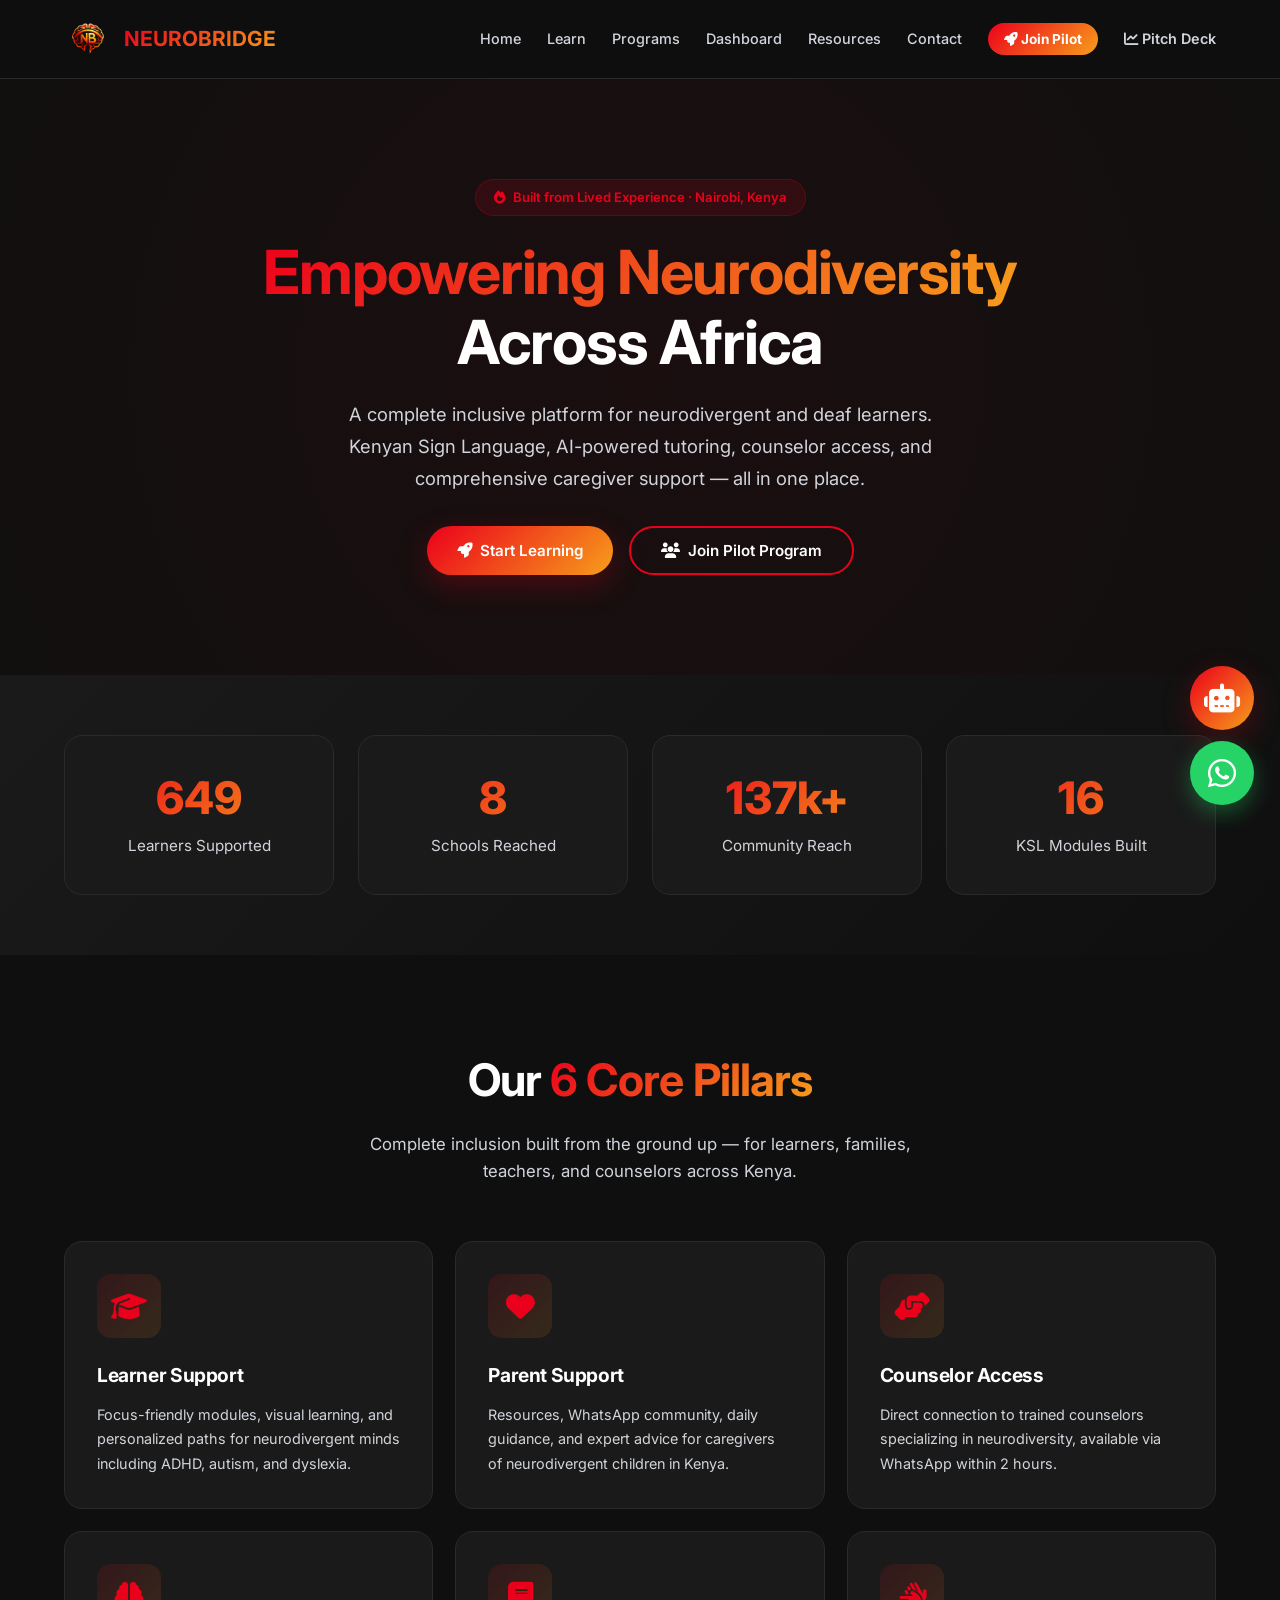
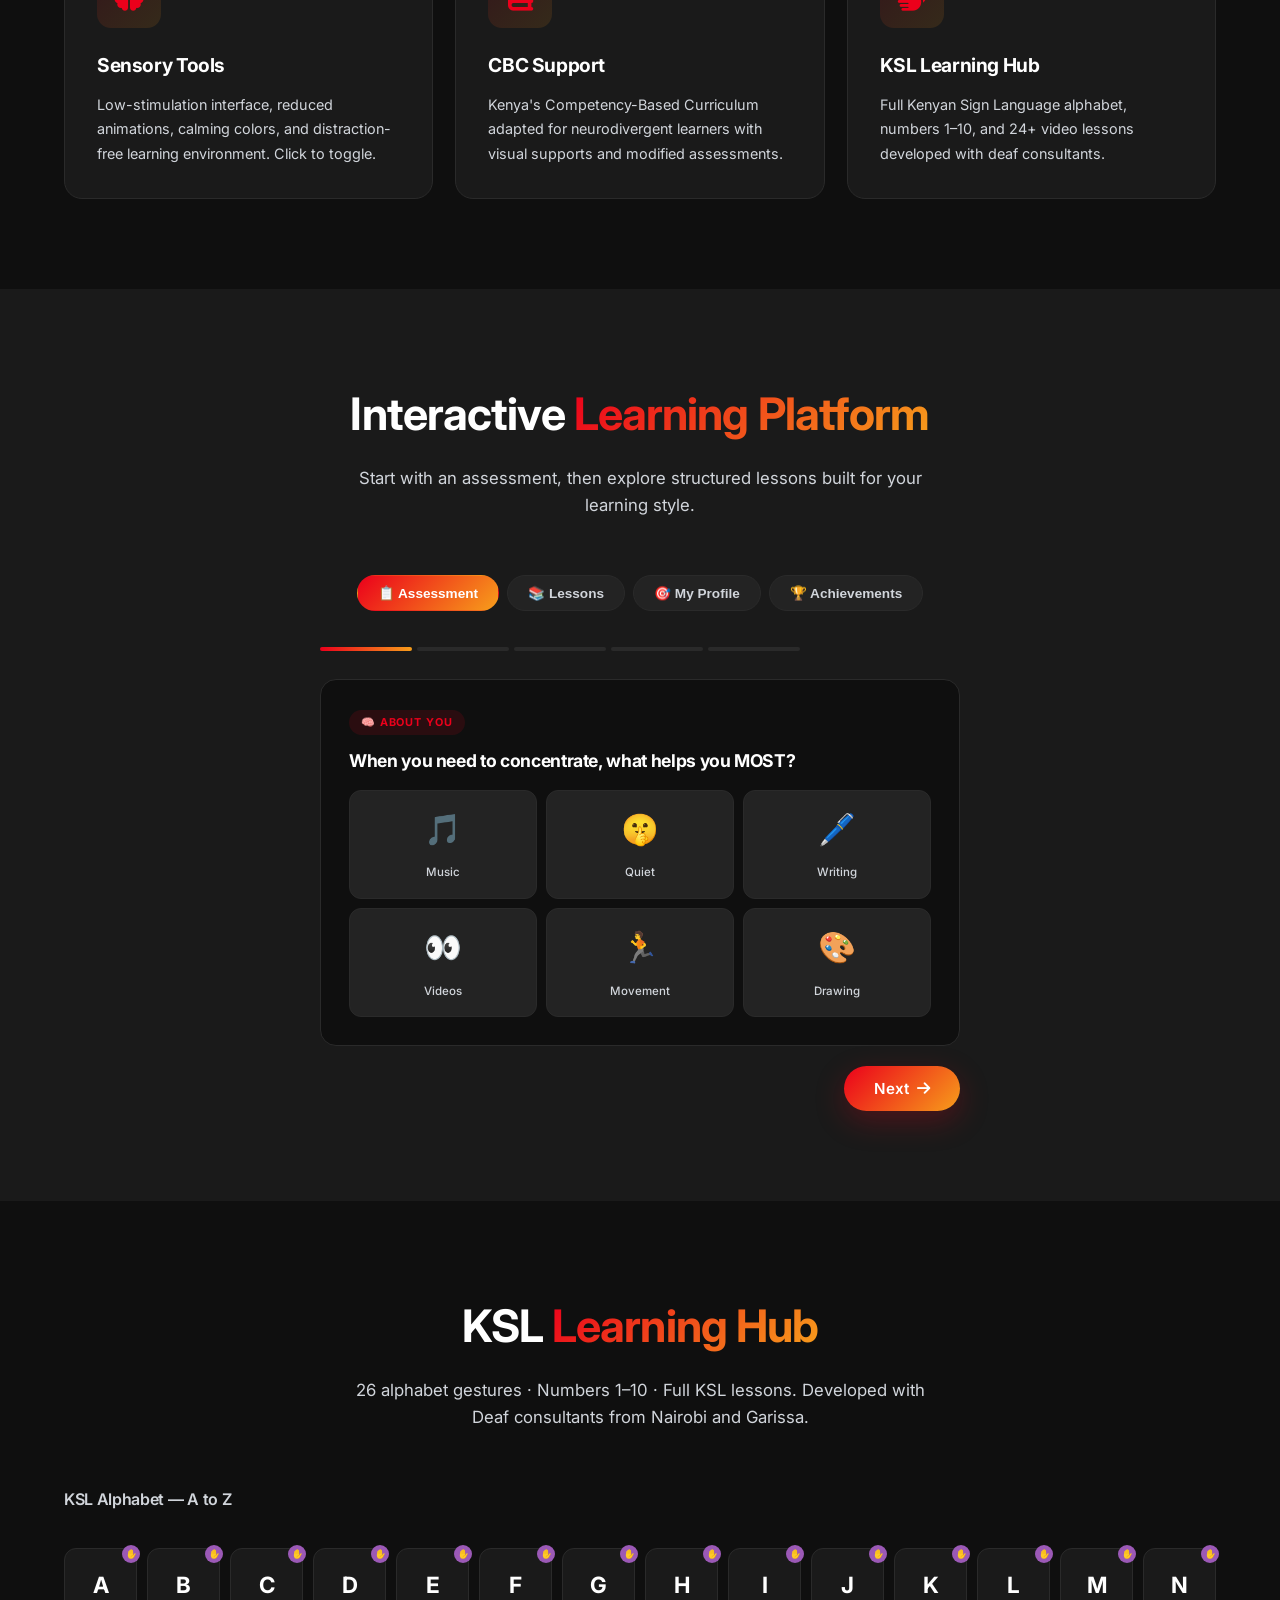
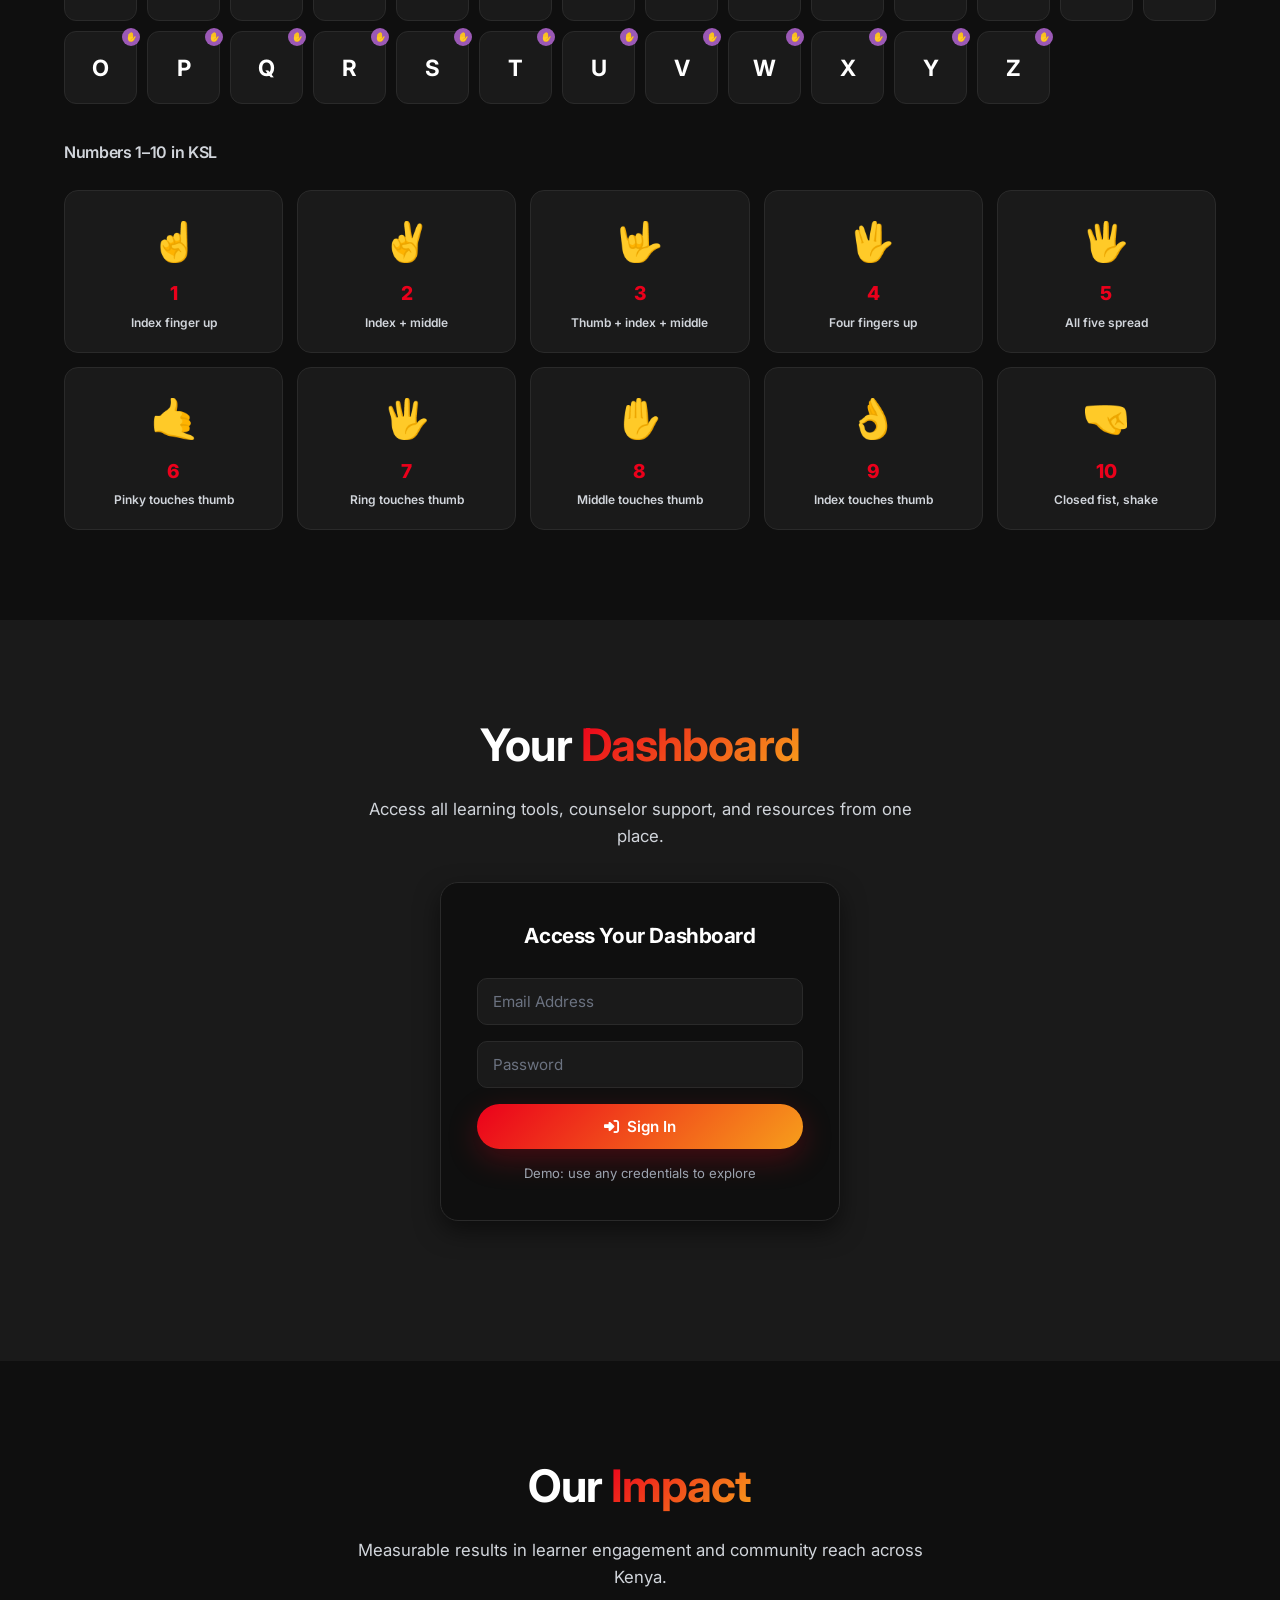
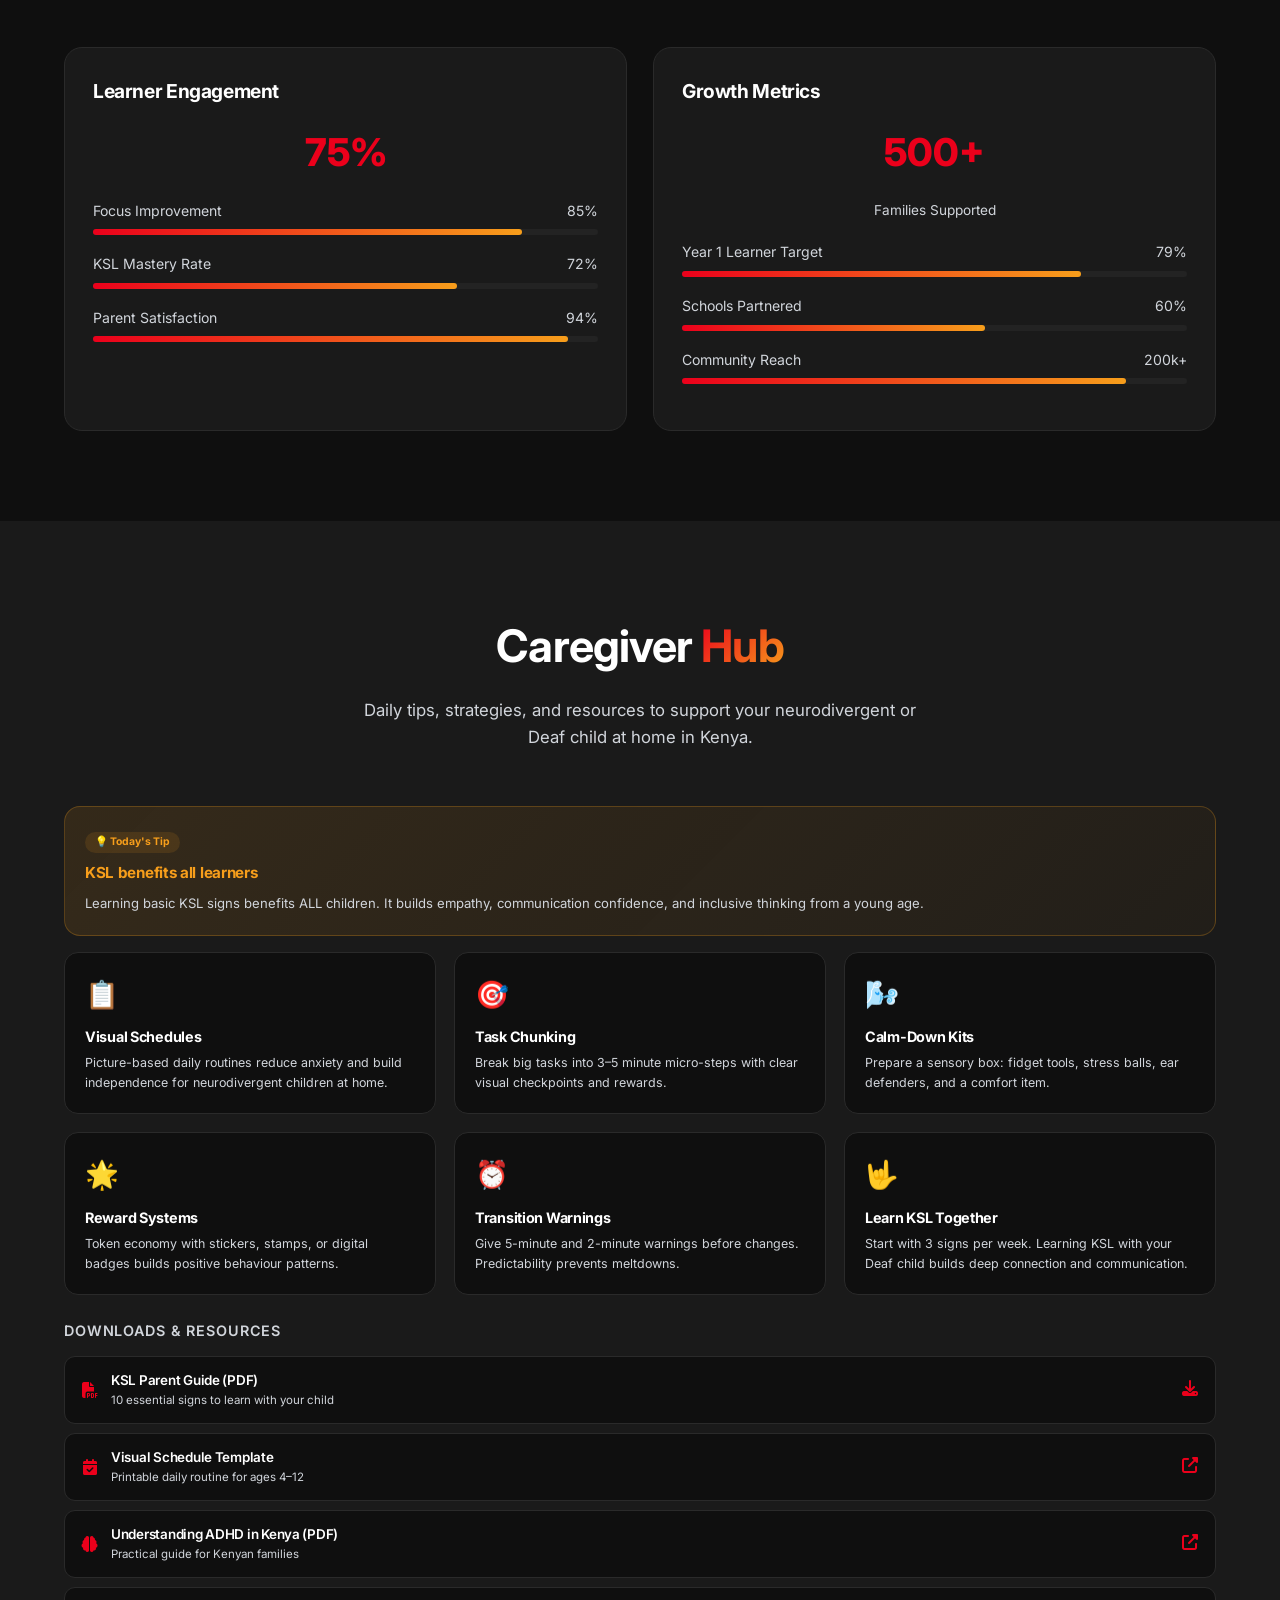
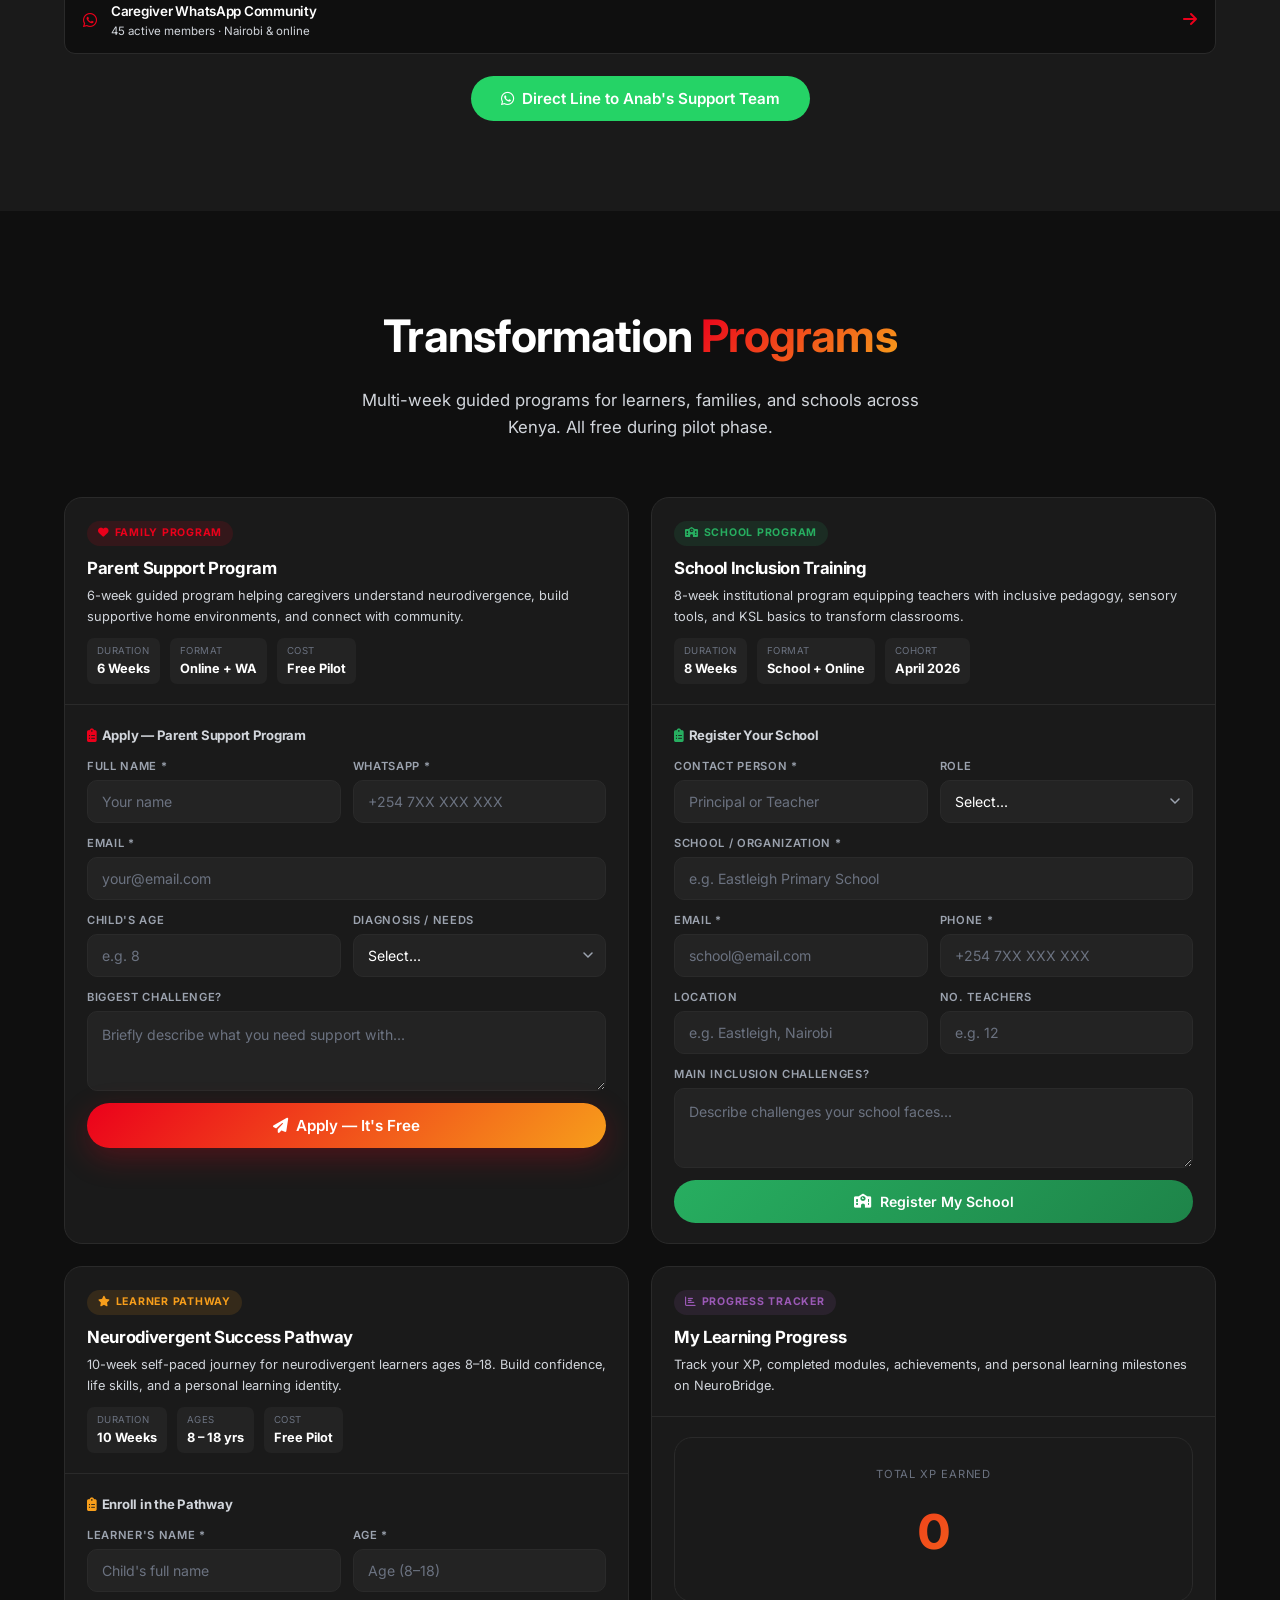
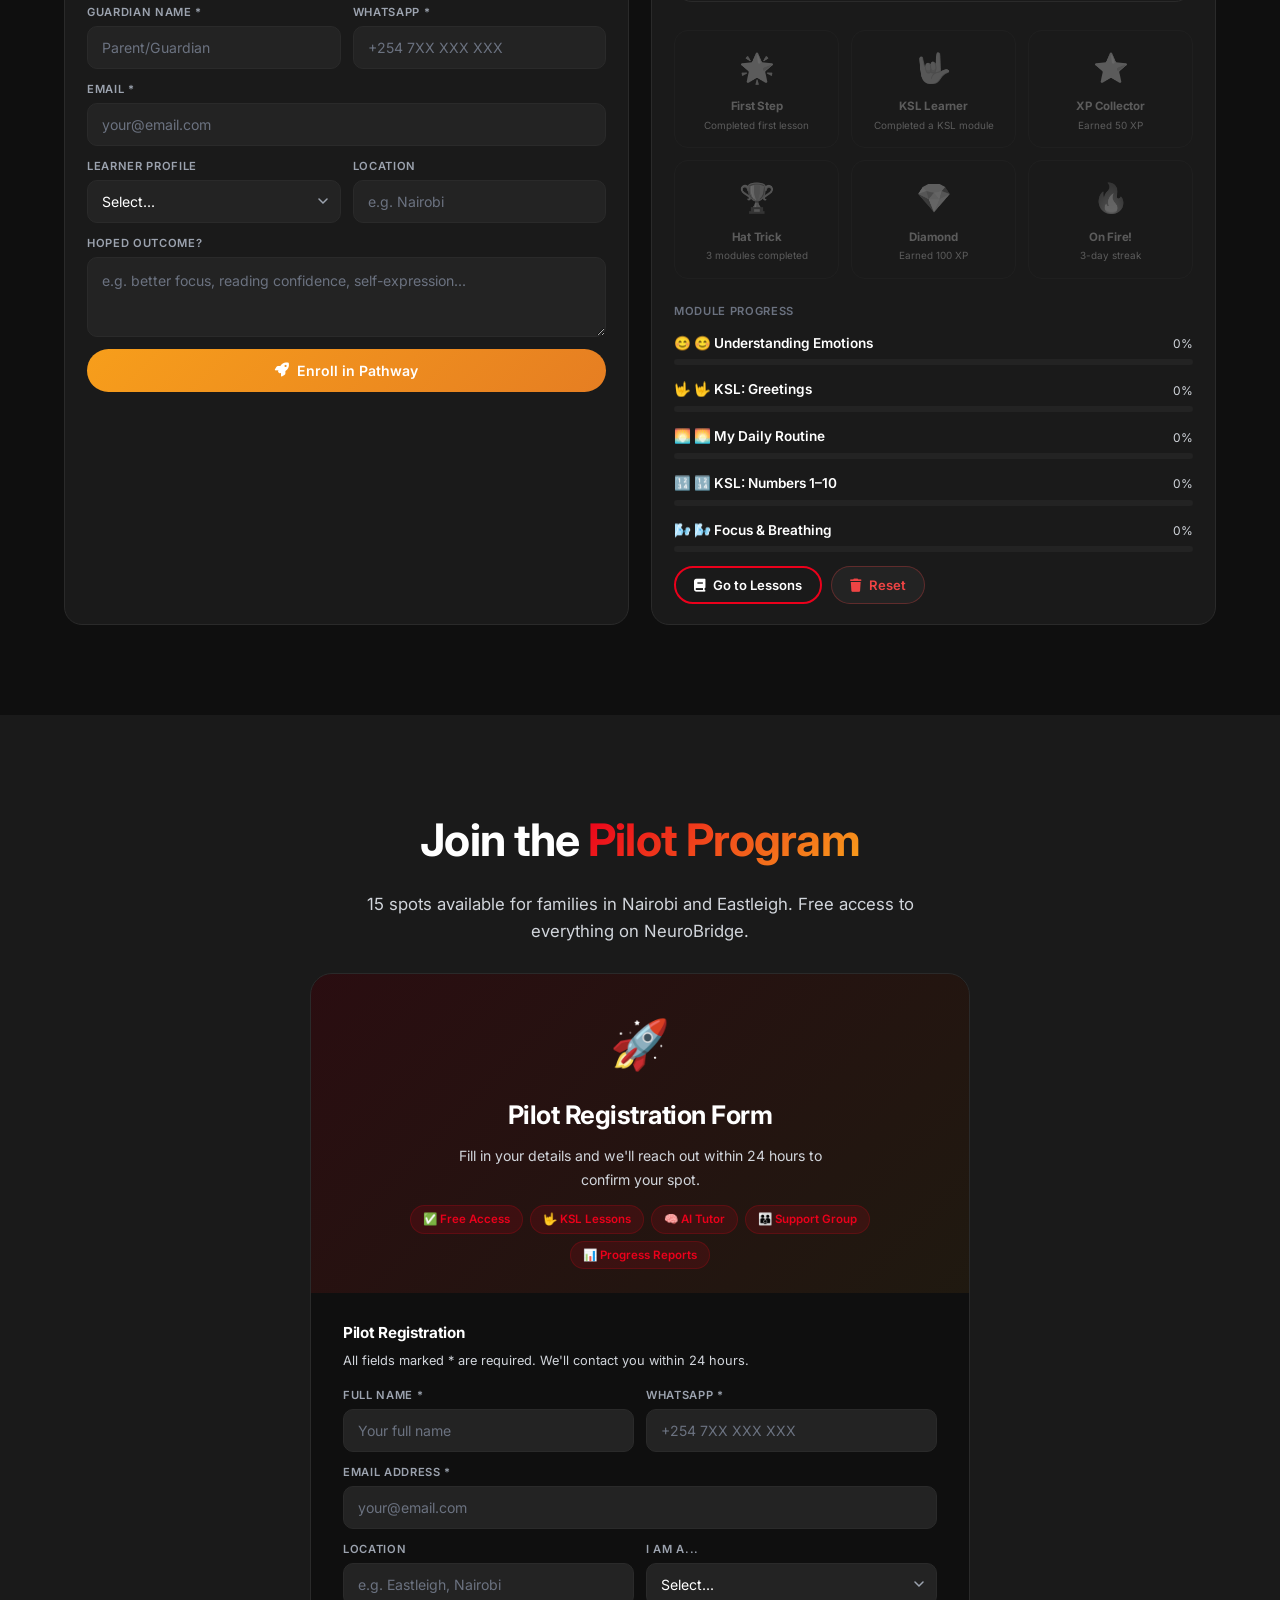
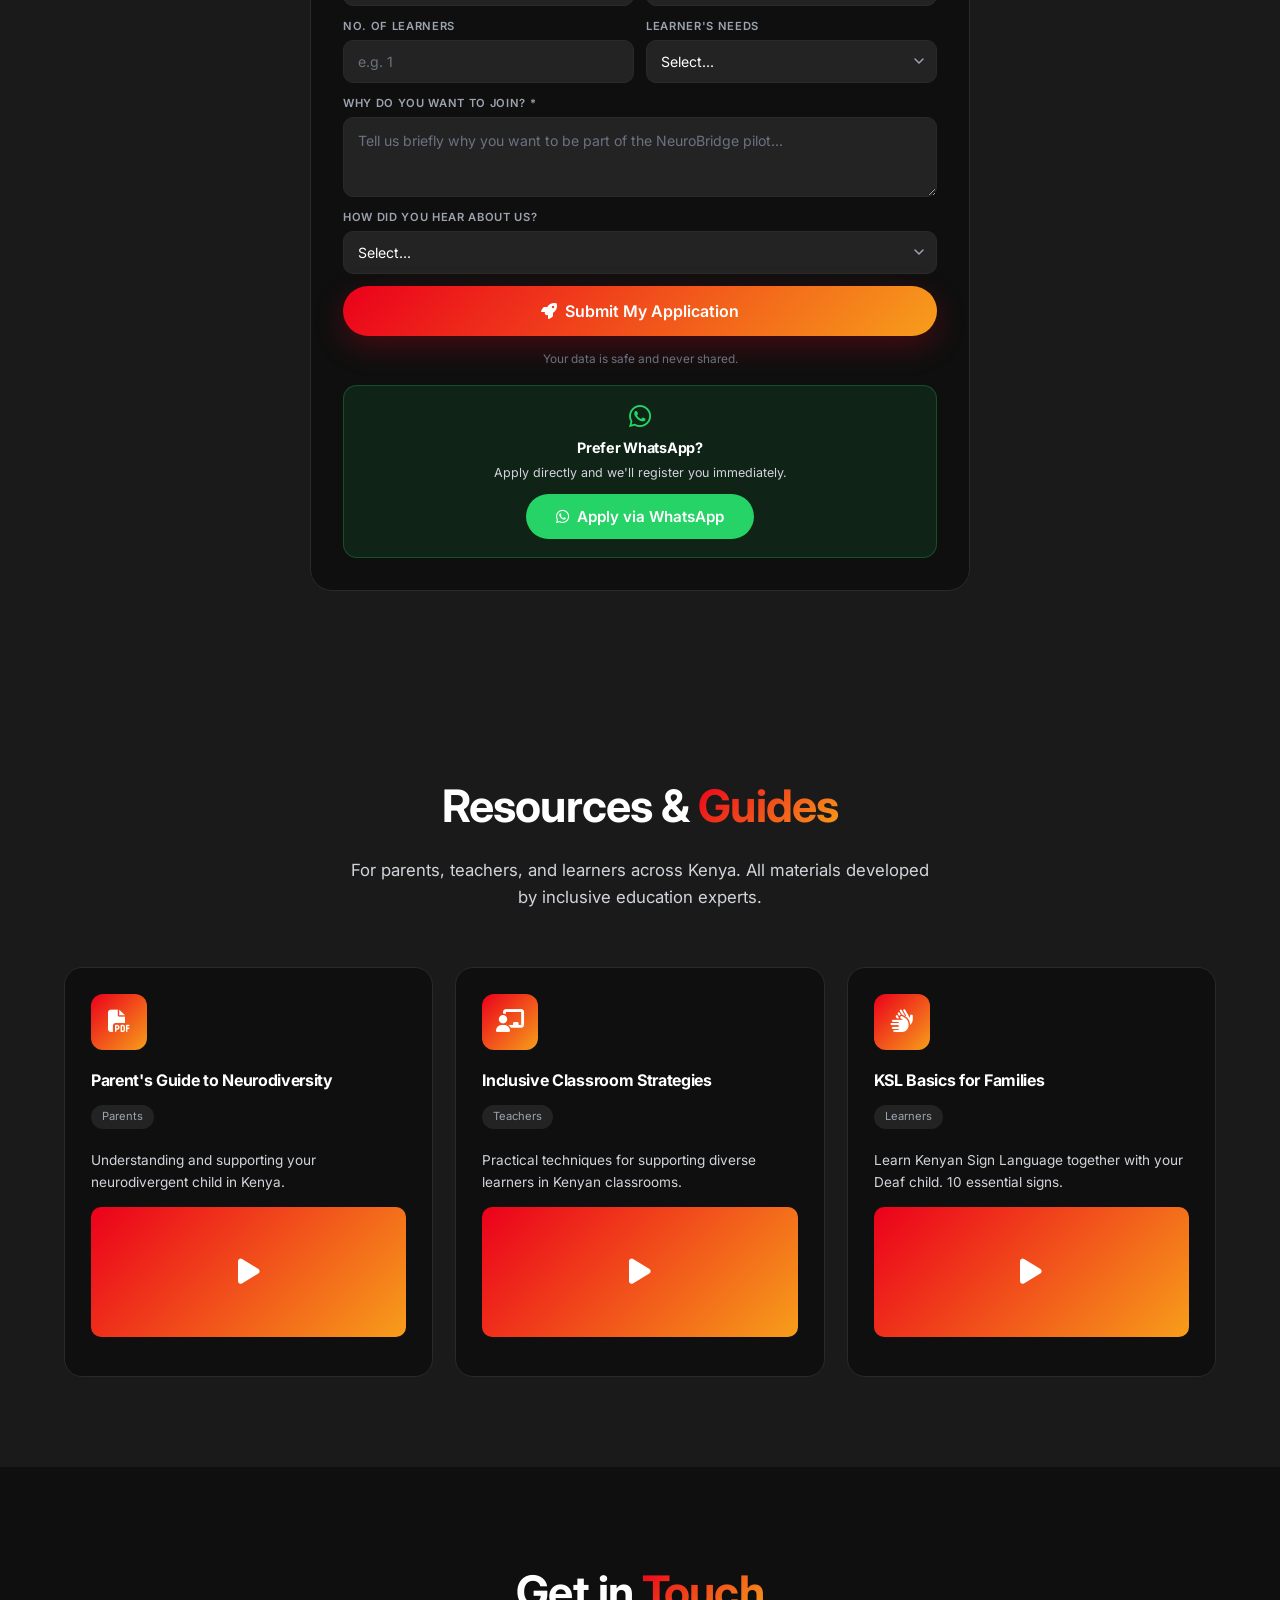
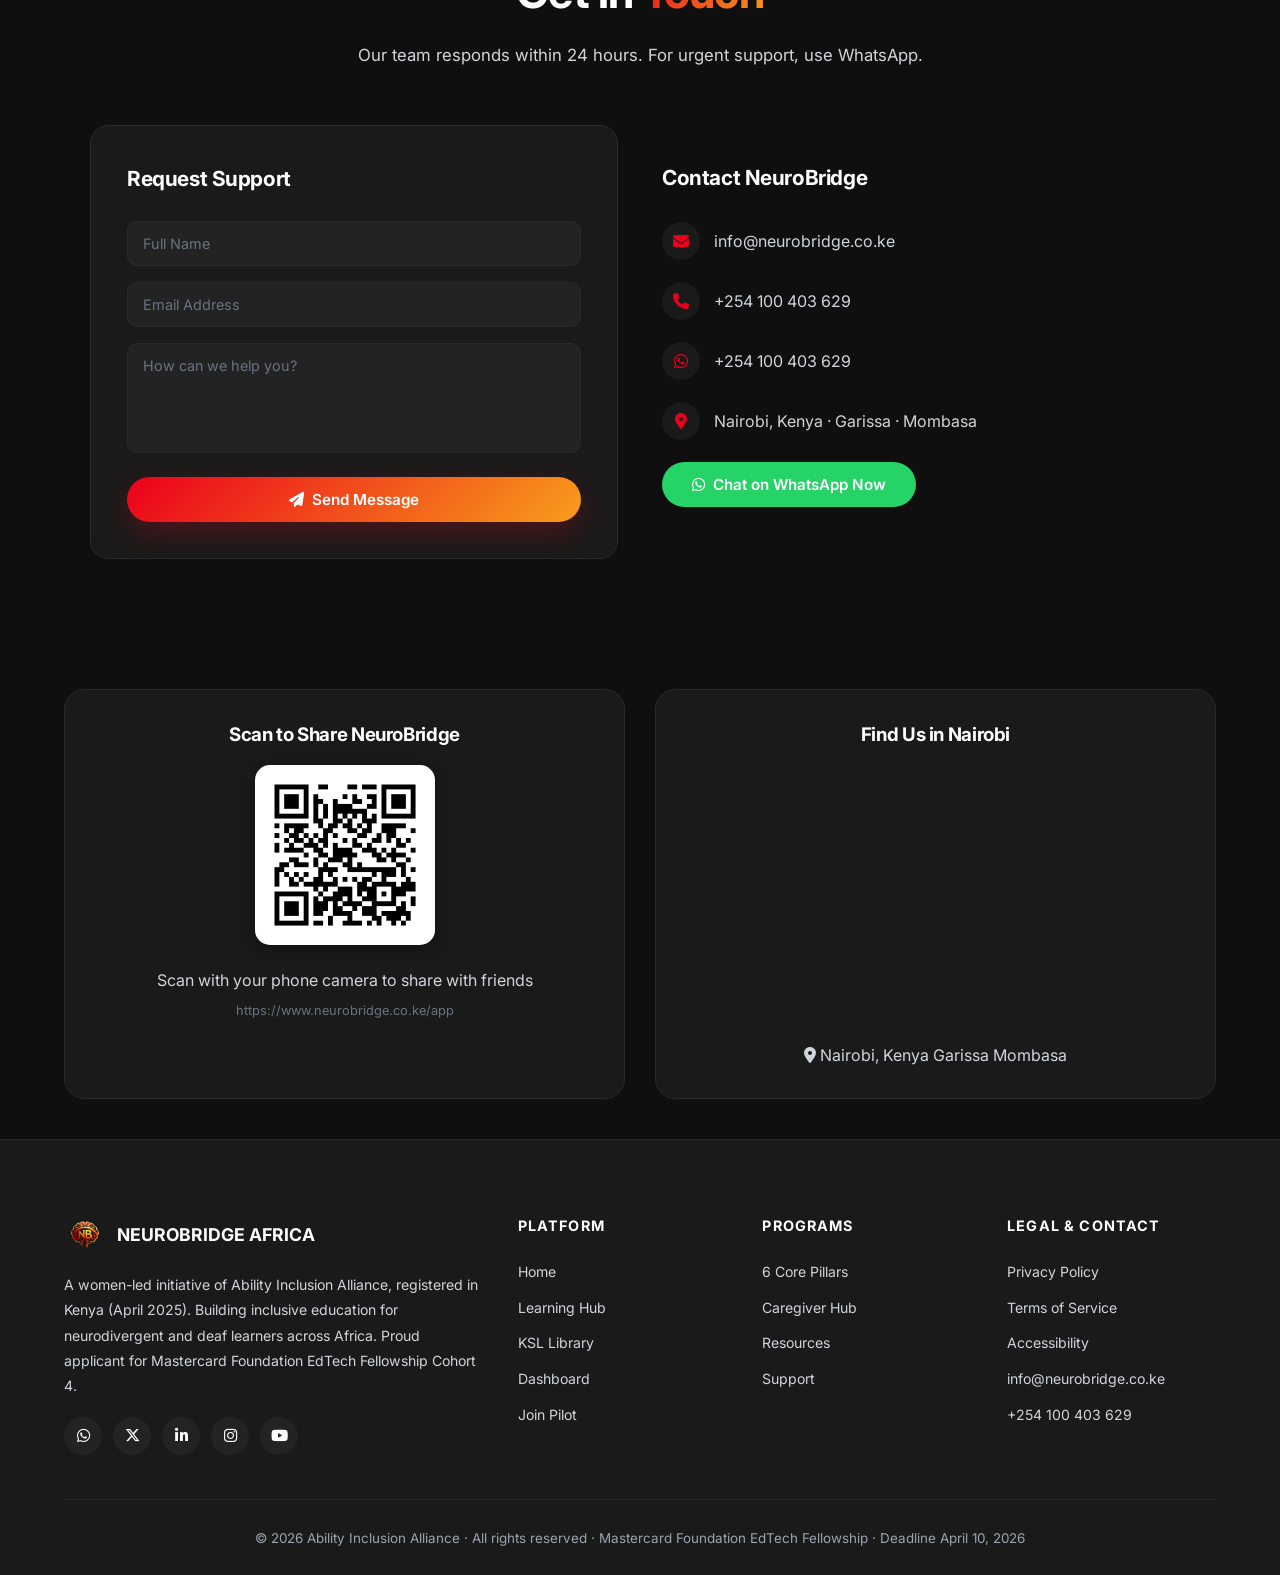
<file: app/index.html>
<!DOCTYPE html>
<html lang="en">
<head>
<meta charset="UTF-8">
<meta name="viewport" content="width=device-width,initial-scale=1.0,maximum-scale=1.0">
<title>NeuroBridge Africa | Complete Inclusive Platform</title>
<!-- Favicon -->
<link rel="icon" type="image/x-icon" href="/favicon.ico">
<link rel="icon" type="image/png" sizes="16x16" href="/favicon-16x16.png">
<link rel="icon" type="image/png" sizes="32x32" href="/favicon-32x32.png">
<link rel="apple-touch-icon" sizes="180x180" href="/apple-touch-icon.png">
<link rel="manifest" href="/site.webmanifest">
<meta name="description" content="NeuroBridge Africa: Complete inclusive EdTech platform for neurodivergent and deaf learners across Kenya. KSL, AI tutor, counselor access, caregiver support.">
<link rel="preconnect" href="https://fonts.googleapis.com">
<link href="https://fonts.googleapis.com/css2?family=Inter:wght@400;500;600;700;800&display=swap" rel="stylesheet">
<link rel="stylesheet" href="https://cdnjs.cloudflare.com/ajax/libs/font-awesome/6.5.1/css/all.min.css">
<style>
/* ═══════════════════════════════════════════
   BRAND: Match live site — Red/Orange/Dark
═══════════════════════════════════════════ */
:root{
  --primary:#EB001B;--pd:#B30015;--pl:rgba(235,0,27,0.12);
  --secondary:#F79E1B;--sl:rgba(247,158,27,0.12);
  --green:#27AE60;--purple:#9B59B6;--blue:#3498DB;
  --bg:#0F0F0F;--bg2:#1A1A1A;--bg3:#232323;--bg4:#2A2A2A;
  --border:#2A2A2A;--border2:rgba(255,255,255,0.08);
  --t:#FFFFFF;--t2:#D1D5DB;--t3:#9CA3AF;--t4:#6B7280;
  --shadow:0 10px 25px rgba(0,0,0,0.5);
  --glow:0 10px 30px rgba(235,0,27,0.25);
  --tr:all 0.3s cubic-bezier(0.4,0,0.2,1);
}
*{margin:0;padding:0;box-sizing:border-box;-webkit-tap-highlight-color:transparent}
html{scroll-behavior:smooth}
body{font-family:"Inter",sans-serif;background:var(--bg);color:var(--t);line-height:1.6;overflow-x:hidden}
h1,h2,h3,h4{font-weight:700;letter-spacing:-0.02em}
.grad{background:linear-gradient(135deg,var(--primary),var(--secondary));-webkit-background-clip:text;-webkit-text-fill-color:transparent;background-clip:text}
.container{max-width:1400px;margin:0 auto;padding:0 5%}

/* ═══ BUTTONS ═══ */
.btn{display:inline-flex;align-items:center;justify-content:center;gap:8px;padding:13px 30px;border-radius:50px;font-weight:600;font-size:0.95rem;text-decoration:none;border:none;cursor:pointer;transition:var(--tr);white-space:nowrap;font-family:"Inter",sans-serif}
.btn-p{background:linear-gradient(135deg,var(--primary),var(--secondary));color:white;box-shadow:var(--glow)}
.btn-p:hover{transform:translateY(-3px);box-shadow:0 15px 35px rgba(235,0,27,0.4)}
.btn-o{background:transparent;border:2px solid var(--primary);color:var(--t)}
.btn-o:hover{background:var(--primary);color:white}
.btn-g{background:#25D366;color:white}
.btn-g:hover{background:#1da851;transform:translateY(-2px)}
.btn-full{width:100%}
.btn-sm{padding:9px 18px;font-size:0.82rem}

/* ═══ FORMS ═══ */
.nb-form{display:flex;flex-direction:column;gap:12px}
.f-row{display:grid;grid-template-columns:1fr 1fr;gap:12px}
.fg{display:flex;flex-direction:column;gap:4px}
.fl{font-size:0.7rem;font-weight:600;color:var(--t3);text-transform:uppercase;letter-spacing:0.06em}
.fi,.fs,.fta{background:var(--bg3);border:1px solid var(--border);border-radius:10px;padding:12px 14px;color:var(--t);font-size:0.88rem;outline:none;transition:border-color 0.2s;font-family:"Inter",sans-serif;width:100%}
.fi:focus,.fs:focus,.fta:focus{border-color:var(--primary);box-shadow:0 0 0 3px rgba(235,0,27,0.15)}
.fi::placeholder,.fta::placeholder{color:var(--t4)}
.fs{appearance:none;background-image:url("data:image/svg+xml,%3Csvg xmlns='http://www.w3.org/2000/svg' width='10' height='7'%3E%3Cpath d='M1 1l4 4 4-4' stroke='%239CA3AF' stroke-width='1.5' fill='none' stroke-linecap='round'/%3E%3C/svg%3E");background-repeat:no-repeat;background-position:right 12px center;padding-right:30px}
.fs option{background:var(--bg3);color:var(--t)}
.fta{resize:vertical;min-height:80px;line-height:1.6}
.f-ok{background:rgba(39,174,96,0.15);border:1px solid rgba(39,174,96,0.3);border-radius:10px;padding:16px;text-align:center;display:none}
.f-ok i{font-size:1.6rem;color:var(--green);margin-bottom:6px;display:block}
.f-ok h4{color:var(--green);margin-bottom:3px}
.f-ok p{font-size:0.8rem;color:var(--t2)}

/* ═══ TOAST ═══ */
#toast{position:fixed;top:74px;left:50%;transform:translateX(-50%) translateY(-16px);background:var(--bg2);border:1px solid var(--border);border-radius:50px;padding:11px 20px;font-size:0.82rem;font-weight:600;color:var(--t);box-shadow:var(--shadow);z-index:9999;opacity:0;pointer-events:none;transition:all 0.3s;white-space:nowrap}
#toast.show{opacity:1;transform:translateX(-50%) translateY(0)}
@keyframes float{0%,100%{transform:translateY(0)}50%{transform:translateY(-7px)}}
@keyframes su{from{opacity:0;transform:translateY(14px)}to{opacity:1;transform:translateY(0)}}
@keyframes bi{0%{transform:scale(0)}60%{transform:scale(1.15)}100%{transform:scale(1)}}
@keyframes pulse{0%{box-shadow:0 0 0 0 rgba(235,0,27,0.5)}70%{box-shadow:0 0 0 18px rgba(235,0,27,0)}100%{box-shadow:0 0 0 0 rgba(235,0,27,0)}}
@keyframes rotate{from{transform:rotate(0deg)}to{transform:rotate(360deg)}}
@keyframes kp{0%,100%{transform:scale(1)}50%{transform:scale(1.08)}}
@keyframes td{0%,80%,100%{transform:scale(0.7);opacity:0.4}40%{transform:scale(1);opacity:1}}
::-webkit-scrollbar{width:4px}::-webkit-scrollbar-track{background:transparent}::-webkit-scrollbar-thumb{background:var(--border);border-radius:2px}
@media(max-width:400px){.f-row{grid-template-columns:1fr}}

/* ═══ SECTION SCREENS (app panels) ═══ */
.apanel{display:none}
.apanel.active{display:block}
.pb-wrap{background:var(--bg3);border-radius:50px;height:6px}
.pb-fill{height:100%;border-radius:50px;background:linear-gradient(90deg,var(--primary),var(--secondary));transition:width 0.8s ease}

/* ══════════════════════════════════════════
   STICKY NAVBAR
══════════════════════════════════════════ */
.navbar{background:rgba(15,15,15,0.97);backdrop-filter:blur(10px);border-bottom:1px solid var(--border);padding:15px 5%;position:sticky;top:0;z-index:1000}
.nav-wrap{max-width:1400px;margin:0 auto;display:flex;align-items:center;justify-content:space-between}
.logo-3d{display:flex;align-items:center;gap:12px;text-decoration:none}
.logo-icon{width:46px;height:46px;background:linear-gradient(135deg,var(--primary),var(--secondary));border-radius:12px;display:flex;align-items:center;justify-content:center;font-size:1.6rem;box-shadow:var(--glow);transition:var(--tr);flex-shrink:0}
.logo-icon:hover{transform:scale(1.05)}
.logo-txt{font-size:1.3rem;font-weight:700;background:linear-gradient(135deg,var(--primary),var(--secondary));-webkit-background-clip:text;-webkit-text-fill-color:transparent}
.nav-links{display:flex;gap:26px;list-style:none;align-items:center}
.nav-links a{text-decoration:none;color:var(--t2);font-weight:500;font-size:0.9rem;transition:color 0.2s;position:relative}
.nav-links a::after{content:"";position:absolute;bottom:-4px;left:0;width:0;height:2px;background:linear-gradient(90deg,var(--primary),var(--secondary));transition:width 0.2s}
.nav-links a:hover{color:var(--t)}
.nav-links a:hover::after{width:100%}
.nav-cta{background:linear-gradient(135deg,var(--primary),var(--secondary));color:white!important;padding:9px 22px;border-radius:50px;font-weight:600}
.nav-cta::after{display:none!important}
.hamburger{display:none;flex-direction:column;gap:5px;background:none;border:none;cursor:pointer}
.hamburger span{width:24px;height:2px;background:var(--t);border-radius:2px;transition:var(--tr)}

/* ══════════════════════════════════════════
   HERO
══════════════════════════════════════════ */
.hero{padding:100px 5%;position:relative;overflow:hidden}
.hero::before{content:"";position:absolute;top:-50%;right:-50%;width:200%;height:200%;background:radial-gradient(circle,rgba(235,0,27,0.05) 0%,transparent 70%);animation:rotate 60s linear infinite}
.hero-content{max-width:820px;margin:0 auto;text-align:center;position:relative;z-index:2}
.hero h1{font-size:clamp(2.3rem,5vw,3.8rem);margin-bottom:20px;line-height:1.15}
.hero-sub{font-size:1.15rem;color:var(--t2);max-width:600px;margin:0 auto 32px;line-height:1.75}
.hero-btns{display:flex;gap:16px;justify-content:center;flex-wrap:wrap}
.hero-badge{display:inline-flex;align-items:center;gap:8px;background:var(--pl);border:1px solid rgba(235,0,27,0.25);color:var(--primary);padding:7px 18px;border-radius:50px;font-size:0.82rem;font-weight:600;margin-bottom:22px}

/* ══════════════════════════════════════════
   IMPACT STATS
══════════════════════════════════════════ */
.impact-section{padding:60px 5%;background:linear-gradient(135deg,var(--bg2),var(--bg))}
.stats-grid{display:grid;grid-template-columns:repeat(4,1fr);gap:24px;max-width:1400px;margin:0 auto}
.stat-card{background:var(--bg2);border:1px solid var(--border);border-radius:18px;padding:36px 24px;text-align:center;transition:var(--tr);position:relative;overflow:hidden}
.stat-card::before{content:"";position:absolute;top:0;left:0;width:100%;height:3px;background:linear-gradient(90deg,var(--primary),var(--secondary));transform:scaleX(0);transition:var(--tr)}
.stat-card:hover{transform:translateY(-5px);box-shadow:var(--glow)}
.stat-card:hover::before{transform:scaleX(1)}
.stat-num{font-size:2.8rem;font-weight:800;background:linear-gradient(135deg,var(--primary),var(--secondary));-webkit-background-clip:text;-webkit-text-fill-color:transparent;background-clip:text;line-height:1.2;margin-bottom:8px}
.stat-lbl{color:var(--t2);font-size:0.95rem}

/* ══════════════════════════════════════════
   6 CORE PILLARS
══════════════════════════════════════════ */
.programs-section{padding:90px 5%}
.section-hdr{text-align:center;margin-bottom:56px}
.section-hdr h2{font-size:clamp(1.9rem,3.5vw,2.8rem);margin-bottom:14px}
.section-hdr p{color:var(--t2);max-width:580px;margin:0 auto;font-size:1.05rem}
.programs-grid{display:grid;grid-template-columns:repeat(3,1fr);gap:22px}
.program-card{background:var(--bg2);border:1px solid var(--border);border-radius:18px;padding:32px;transition:var(--tr);cursor:pointer;position:relative;overflow:hidden}
.program-card:hover{transform:translateY(-7px);box-shadow:var(--glow);border-color:var(--primary)}
.prog-icon{width:64px;height:64px;background:linear-gradient(135deg,var(--pl),var(--sl));border-radius:14px;display:flex;align-items:center;justify-content:center;font-size:1.8rem;color:var(--primary);margin-bottom:22px}
.program-card h3{font-size:1.2rem;margin-bottom:12px}
.program-card p{color:var(--t2);line-height:1.7;font-size:0.9rem}

/* ══════════════════════════════════════════
   INTERACTIVE LEARNING PANEL
══════════════════════════════════════════ */
.learn-section{padding:90px 5%;background:var(--bg2)}
.learn-tabs{display:flex;gap:8px;flex-wrap:wrap;margin-bottom:36px;justify-content:center}
.ltab{background:var(--bg3);border:1px solid var(--border);color:var(--t2);padding:9px 20px;border-radius:50px;font-size:0.85rem;font-weight:600;cursor:pointer;transition:var(--tr)}
.ltab:hover,.ltab.on{background:linear-gradient(135deg,var(--primary),var(--secondary));color:white;border-color:transparent}
.lpanel{display:none;animation:su 0.3s ease}
.lpanel.on{display:block}

/* Assessment */
.step-bar{display:flex;gap:5px;margin-bottom:28px;max-width:480px}
.seg{flex:1;height:4px;border-radius:2px;background:var(--bg4);transition:background 0.4s}
.seg.done{background:var(--primary)}
.seg.active{background:linear-gradient(90deg,var(--primary),var(--secondary))}
.q-card{background:var(--bg);border:1px solid var(--border);border-radius:16px;padding:28px;margin-bottom:20px;animation:su 0.3s ease}
.q-badge{display:inline-flex;align-items:center;gap:5px;padding:4px 12px;border-radius:50px;font-size:0.68rem;font-weight:700;text-transform:uppercase;letter-spacing:0.08em;margin-bottom:14px;background:var(--pl);color:var(--primary)}
.q-card h3{font-size:1.1rem;margin-bottom:16px;line-height:1.4}
.a-opts{display:flex;flex-direction:column;gap:9px}
.a-opt{background:var(--bg3);border:1.5px solid var(--border);border-radius:10px;padding:12px 16px;cursor:pointer;transition:var(--tr);display:flex;align-items:center;gap:12px;font-size:0.88rem;color:var(--t)}
.a-opt:hover,.a-opt.sel{border-color:var(--primary);background:var(--pl)}
.a-oi{width:30px;height:30px;border-radius:8px;background:var(--bg2);display:flex;align-items:center;justify-content:center;font-size:0.9rem;flex-shrink:0}
.a-opt.sel .a-oi{background:var(--primary)}
.e-grid{display:grid;grid-template-columns:repeat(3,1fr);gap:9px}
.e-opt{background:var(--bg3);border:1.5px solid var(--border);border-radius:12px;padding:14px 9px;cursor:pointer;transition:var(--tr);text-align:center}
.e-opt:hover,.e-opt.sel{border-color:var(--primary);background:var(--pl);transform:scale(1.03)}
.e-opt .be{font-size:1.9rem;display:block;margin-bottom:5px}
.e-opt span{font-size:0.72rem;color:var(--t2);font-weight:500}
.e-opt.sel span{color:var(--primary)}

/* Lesson */
.l-pill{display:inline-flex;align-items:center;gap:5px;padding:4px 12px;border-radius:50px;font-size:0.65rem;font-weight:700;text-transform:uppercase;letter-spacing:0.08em;margin-bottom:14px}
.pi{background:var(--pl);color:var(--primary)}
.pk{background:rgba(39,174,96,0.15);color:var(--green)}
.pq{background:var(--sl);color:var(--secondary)}
.pt{background:rgba(39,174,96,0.15);color:var(--green)}
.pv{background:rgba(52,152,219,0.15);color:var(--blue)}
.l-inner{background:var(--bg);border:1px solid var(--border);border-radius:16px;padding:24px;margin-bottom:18px;animation:su 0.3s ease}
.l-inner h2{font-size:1.3rem;margin-bottom:11px;line-height:1.3}
.l-inner p{color:var(--t2);line-height:1.75;font-size:0.88rem}
.l-big{font-size:3.8rem;text-align:center;margin:16px 0;display:block}
.l-pre{white-space:pre-line}
.ksl-f{background:rgba(39,174,96,0.08);border:1.5px solid rgba(39,174,96,0.3);border-radius:14px;padding:22px;text-align:center;margin:13px 0}
.ksl-h{font-size:3.8rem;animation:kp 2s ease-in-out infinite;display:block;margin-bottom:9px}
.ksl-w{font-size:1.25rem;font-weight:800;color:var(--green);margin-bottom:5px}
.ksl-d{font-size:0.8rem;color:var(--t2);line-height:1.6}
.vis-g{display:grid;grid-template-columns:repeat(3,1fr);gap:9px;margin:13px 0}
.vis-i{background:var(--bg3);border:1.5px solid var(--border);border-radius:11px;padding:12px 8px;text-align:center;cursor:pointer;transition:var(--tr)}
.vis-i:hover,.vis-i.sel{border-color:var(--green);background:rgba(39,174,96,0.1);transform:scale(1.04)}
.vis-e{font-size:1.85rem;display:block;margin-bottom:4px}
.vis-i span{font-size:0.7rem;color:var(--t2);font-weight:500}
.q-opts{display:flex;flex-direction:column;gap:9px;margin:13px 0}
.q-opt{background:var(--bg3);border:1.5px solid var(--border);border-radius:11px;padding:12px 15px;cursor:pointer;transition:var(--tr);display:flex;align-items:center;gap:11px;font-size:0.86rem;color:var(--t);text-align:left}
.q-opt:hover{border-color:var(--primary);background:var(--pl)}
.q-opt.ok{border-color:var(--green);background:rgba(39,174,96,0.1);color:var(--green)}
.q-opt.err{border-color:#EF4444;background:rgba(239,68,68,0.08);color:#EF4444}
.o-l{width:26px;height:26px;border-radius:7px;background:var(--bg2);display:flex;align-items:center;justify-content:center;font-size:0.72rem;font-weight:800;flex-shrink:0;color:var(--t3)}
.q-opt.ok .o-l{background:var(--green);color:white}
.q-opt.err .o-l{background:#EF4444;color:white}
.fb-box{border-radius:11px;padding:12px 15px;margin-top:11px;font-size:0.83rem;font-weight:500;display:none;animation:su 0.2s ease}
.fb-ok{background:rgba(39,174,96,0.12);border:1px solid rgba(39,174,96,0.3);color:var(--green)}
.fb-err{background:rgba(239,68,68,0.1);border:1px solid rgba(239,68,68,0.25);color:#EF4444}
.l-nav-bar{display:flex;gap:10px;margin-top:16px}
.l-segs{display:flex;gap:4px;margin-bottom:14px}
.ls{flex:1;height:3px;border-radius:2px;background:var(--bg4);transition:background 0.3s}
.ls.done{background:var(--primary)}
.ls.active{background:linear-gradient(90deg,var(--primary),var(--secondary))}

/* ══════════════════════════════════════════
   KSL HUB
══════════════════════════════════════════ */
.ksl-hub{padding:90px 5%}
.alpha-grid{display:grid;grid-template-columns:repeat(auto-fill,minmax(68px,1fr));gap:10px;margin:36px 0}
.alpha-card{aspect-ratio:1;background:var(--bg2);border:1px solid var(--border);border-radius:12px;display:flex;flex-direction:column;align-items:center;justify-content:center;font-size:1.4rem;font-weight:700;transition:var(--tr);cursor:pointer;position:relative}
.alpha-card:hover{transform:scale(1.07);border-color:var(--primary);box-shadow:var(--glow)}
.alpha-card .gb{position:absolute;top:-4px;right:-4px;width:18px;height:18px;background:var(--purple);border-radius:50%;display:flex;align-items:center;justify-content:center;color:white;font-size:0.55rem}
.ksl-nums{display:grid;grid-template-columns:repeat(5,1fr);gap:14px;margin-top:24px}
.ksl-num{background:var(--bg2);border:1px solid var(--border);border-radius:14px;padding:20px;text-align:center;transition:var(--tr);cursor:pointer}
.ksl-num:hover{border-color:var(--primary);transform:translateY(-3px);box-shadow:var(--glow)}
.ksl-num .ne{font-size:2.4rem;display:block;margin-bottom:6px}
.ksl-num .nl{font-size:0.75rem;color:var(--t2);font-weight:600}

/* ══════════════════════════════════════════
   DASHBOARD LOGIN + GRID
══════════════════════════════════════════ */
.dashboard-section{padding:90px 5%;background:var(--bg2)}
.login-screen{max-width:400px;margin:0 auto 50px;background:var(--bg);border:1px solid var(--border);border-radius:18px;padding:36px;box-shadow:var(--shadow)}
.login-screen h3{text-align:center;margin-bottom:26px;font-size:1.3rem}
.login-input{width:100%;padding:13px 15px;background:var(--bg2);border:1px solid var(--border);border-radius:10px;color:var(--t);font-size:0.95rem;margin-bottom:16px;outline:none;transition:border-color 0.2s;font-family:"Inter",sans-serif}
.login-input:focus{border-color:var(--primary);box-shadow:0 0 0 3px rgba(235,0,27,0.15)}
.login-input::placeholder{color:var(--t4)}
.dash-grid{display:grid;grid-template-columns:repeat(3,1fr);gap:18px;max-width:1100px;margin:0 auto}
.dash-card{background:var(--bg);border:1px solid var(--border);border-radius:16px;padding:24px;text-align:center;transition:var(--tr);cursor:pointer}
.dash-card:hover{transform:translateY(-5px);border-color:var(--primary);box-shadow:var(--glow)}
.dash-ico{width:56px;height:56px;background:linear-gradient(135deg,var(--primary),var(--secondary));border-radius:12px;display:flex;align-items:center;justify-content:center;font-size:1.4rem;color:white;margin:0 auto 14px}
.dash-card h4{font-size:1rem;margin-bottom:6px}
.dash-card p{color:var(--t3);font-size:0.82rem}

/* ══════════════════════════════════════════
   IMPACT / CHARTS
══════════════════════════════════════════ */
.charts-section{padding:90px 5%}
.charts-grid{display:grid;grid-template-columns:repeat(2,1fr);gap:26px;margin-top:36px}
.chart-card{background:var(--bg2);border:1px solid var(--border);border-radius:18px;padding:28px}
.chart-card h3{font-size:1.2rem;margin-bottom:8px}
.counter-num{font-size:2.4rem;font-weight:800;color:var(--primary);text-align:center;margin:16px 0}
.prog-item{margin-bottom:18px}
.prog-hdr{display:flex;justify-content:space-between;margin-bottom:7px;color:var(--t2);font-size:0.88rem}

/* ══════════════════════════════════════════
   CAREGIVER HUB
══════════════════════════════════════════ */
.cg-section{padding:90px 5%;background:var(--bg2)}
.tip-card{background:linear-gradient(135deg,rgba(247,158,27,0.12),rgba(247,158,27,0.04));border:1px solid rgba(247,158,27,0.25);border-radius:16px;padding:20px;margin-bottom:16px}
.tip-badge{display:inline-block;background:var(--sl);color:var(--secondary);padding:2px 10px;border-radius:50px;font-size:0.65rem;font-weight:700;margin-bottom:8px}
.tip-card h4{font-size:0.95rem;margin-bottom:7px;color:var(--secondary)}
.tip-card p{font-size:0.82rem;color:var(--t2);line-height:1.7}
.cg-cards{display:grid;grid-template-columns:repeat(3,1fr);gap:18px;margin-bottom:24px}
.cg-card{background:var(--bg);border:1px solid var(--border);border-radius:14px;padding:20px;transition:var(--tr)}
.cg-card:hover{border-color:var(--primary)}
.cg-i{font-size:1.7rem;margin-bottom:9px}
.cg-card h4{font-size:0.9rem;font-weight:700;margin-bottom:5px}
.cg-card p{font-size:0.78rem;color:var(--t2);line-height:1.6}
.res-list{display:flex;flex-direction:column;gap:9px}
.res-i{background:var(--bg);border:1px solid var(--border);border-radius:11px;padding:13px 16px;display:flex;align-items:center;gap:12px;cursor:pointer;transition:var(--tr)}
.res-i:hover{border-color:var(--primary);background:var(--pl)}
.res-i i{color:var(--primary);font-size:1rem;width:18px;text-align:center}
.res-info h4{font-size:0.84rem;font-weight:600}
.res-info p{font-size:0.72rem;color:var(--t2)}
.res-arr{margin-left:auto;color:var(--t4);font-size:0.75rem}

/* ══════════════════════════════════════════
   PROGRAMS / FORMSPREE FORMS
══════════════════════════════════════════ */
.forms-section{padding:90px 5%}
.forms-grid{display:grid;grid-template-columns:repeat(2,1fr);gap:22px;margin-top:36px}
.form-card{background:var(--bg2);border:1px solid var(--border);border-radius:18px;overflow:hidden;transition:var(--tr)}
.form-card:hover{border-color:var(--primary)}
.fc-hdr{padding:20px 22px;border-bottom:1px solid var(--border)}
.fc-badge{display:inline-flex;align-items:center;gap:5px;padding:4px 11px;border-radius:50px;font-size:0.66rem;font-weight:700;text-transform:uppercase;letter-spacing:0.07em;margin-bottom:9px}
.fc-hdr h3{font-size:1.05rem;margin-bottom:5px}
.fc-hdr p{font-size:0.8rem;color:var(--t2);line-height:1.6}
.fc-meta{display:flex;gap:10px;margin-top:11px;flex-wrap:wrap}
.fc-mi{background:var(--bg3);border-radius:7px;padding:5px 10px}
.fc-mi .pml{font-size:0.6rem;color:var(--t4);text-transform:uppercase;letter-spacing:0.04em}
.fc-mi .pmv{font-size:0.8rem;font-weight:700;color:var(--t)}
.fc-body{padding:20px 22px}
.fc-body h4{font-size:0.82rem;font-weight:700;margin-bottom:12px;color:var(--t2)}

/* ══════════════════════════════════════════
   PILOT SECTION
══════════════════════════════════════════ */
.pilot-section{padding:90px 5%;background:var(--bg2)}
.pilot-wrap{max-width:660px;margin:0 auto;background:var(--bg);border:1px solid var(--border);border-radius:22px;overflow:hidden}
.pilot-hdr{padding:32px 32px 24px;text-align:center;background:linear-gradient(135deg,rgba(235,0,27,0.12),rgba(247,158,27,0.07))}
.pilot-hdr h3{font-size:1.6rem;margin-bottom:8px}
.pilot-hdr p{color:var(--t2);font-size:0.88rem;max-width:400px;margin:0 auto;line-height:1.7}
.pilot-perks{display:flex;gap:7px;justify-content:center;flex-wrap:wrap;margin-top:14px}
.plt-p{background:var(--pl);border:1px solid rgba(235,0,27,0.2);color:var(--primary);padding:4px 12px;border-radius:50px;font-size:0.72rem;font-weight:600}
.pilot-body{padding:28px 32px 32px}
.pilot-body h4{font-size:0.95rem;margin-bottom:5px}
.pilot-body>p{font-size:0.8rem;color:var(--t2);margin-bottom:16px}

/* ══════════════════════════════════════════
   PROGRESS TRACKER
══════════════════════════════════════════ */
.progress-section{padding:90px 5%}
.xp-hero{text-align:center;padding:28px;background:var(--bg2);border:1px solid var(--border);border-radius:18px;margin-bottom:28px}
.big-xp{font-size:3rem;font-weight:800;background:linear-gradient(135deg,var(--primary),var(--secondary));-webkit-background-clip:text;-webkit-text-fill-color:transparent;background-clip:text;display:block;margin:10px 0 2px}
.xp-lbl{font-size:0.72rem;color:var(--t4);text-transform:uppercase;letter-spacing:0.08em}
.ach-grid{display:grid;grid-template-columns:repeat(3,1fr);gap:12px;margin-bottom:24px}
.ach{background:var(--bg2);border:1px solid var(--border);border-radius:14px;padding:14px;text-align:center;transition:var(--tr)}
.ach.un{border-color:rgba(235,0,27,0.3)}
.ach.lk{opacity:0.35;filter:grayscale(1)}
.ach-i{font-size:1.8rem;margin-bottom:6px;display:block}
.ach h4{font-size:0.72rem;font-weight:700;margin-bottom:2px}
.ach p{font-size:0.62rem;color:var(--t2)}
.mp-item{margin-bottom:14px}
.mp-h{display:flex;justify-content:space-between;align-items:center;margin-bottom:5px}
.mp-n{font-size:0.85rem;font-weight:600}
.mp-p{font-size:0.75rem;color:var(--t2)}

/* ══════════════════════════════════════════
   AI CHAT PANEL
══════════════════════════════════════════ */
.chat-bubble{position:fixed;bottom:170px;right:26px;z-index:9999;width:64px;height:64px;background:linear-gradient(135deg,var(--primary),var(--secondary));border-radius:50%;display:flex;align-items:center;justify-content:center;color:white;font-size:1.8rem;cursor:pointer;box-shadow:var(--glow);transition:var(--tr);border:none;animation:pulse 2s infinite}
.chat-bubble:hover{transform:scale(1.1) translateY(-4px)}
.chat-panel{position:fixed;bottom:250px;right:26px;width:360px;background:var(--bg2);border:1px solid var(--border);border-radius:22px;box-shadow:var(--shadow);z-index:10000;overflow:hidden;display:none}
.chat-hdr{background:linear-gradient(135deg,var(--primary),var(--secondary));padding:18px 20px;color:white;display:flex;justify-content:space-between;align-items:center}
.chat-hdr h4{color:white;margin:0;font-size:1rem}
.chat-close{background:none;border:none;color:white;cursor:pointer;font-size:1.1rem;opacity:0.8}
.chat-close:hover{opacity:1}
.chat-msgs{padding:16px;height:260px;overflow-y:auto;background:var(--bg3)}
.chat-msg{margin-bottom:13px}
.msg-bub{max-width:82%;padding:11px 14px;border-radius:14px;font-size:0.85rem;line-height:1.55}
.bot .msg-bub{background:var(--bg2);border:1px solid var(--border);color:var(--t);border-bottom-left-radius:3px}
.user-msg{display:flex;justify-content:flex-end}
.user-msg .msg-bub{background:var(--primary);color:white;border-bottom-right-radius:3px}
.t-dots{display:flex;gap:3px;align-items:center;padding:2px 0}
.t-dots span{width:6px;height:6px;border-radius:50%;background:var(--primary);animation:td 1.2s infinite}
.t-dots span:nth-child(2){animation-delay:0.2s}
.t-dots span:nth-child(3){animation-delay:0.4s}
.chat-qr{display:flex;flex-wrap:wrap;gap:6px;padding:8px 16px}
.qrc{background:var(--bg2);border:1px solid var(--border);color:var(--t2);padding:5px 11px;border-radius:50px;font-size:0.73rem;cursor:pointer;transition:var(--tr);font-family:"Inter",sans-serif}
.qrc:hover{border-color:var(--primary);color:var(--primary);background:var(--pl)}
.chat-inp{padding:12px 16px;border-top:1px solid var(--border);display:flex;gap:9px}
.chat-ta{flex:1;background:var(--bg);border:1px solid var(--border);border-radius:12px;padding:10px 13px;color:var(--t);font-size:0.84rem;outline:none;resize:none;min-height:42px;max-height:100px;transition:border-color 0.2s;font-family:"Inter",sans-serif}
.chat-ta:focus{border-color:var(--primary)}
.chat-ta::placeholder{color:var(--t4)}
.chat-sb{width:42px;height:42px;background:var(--primary);border:none;border-radius:10px;color:white;cursor:pointer;display:flex;align-items:center;justify-content:center;font-size:0.9rem;transition:var(--tr);flex-shrink:0}
.chat-sb:hover{background:var(--pd);transform:scale(1.05)}

/* ══════════════════════════════════════════
   WHATSAPP FLOAT
══════════════════════════════════════════ */
.wa-float{position:fixed;bottom:95px;right:26px;z-index:9999;width:64px;height:64px;background:#25D366;border-radius:50%;display:flex;align-items:center;justify-content:center;color:white;font-size:2rem;cursor:pointer;box-shadow:0 8px 22px rgba(37,211,102,0.35);transition:var(--tr);text-decoration:none}
.wa-float:hover{transform:scale(1.1) translateY(-4px)}

/* ══════════════════════════════════════════
   RESOURCES
══════════════════════════════════════════ */
.resources-section{padding:90px 5%;background:var(--bg2)}
.res-grid{display:grid;grid-template-columns:repeat(3,1fr);gap:22px;margin-top:36px}
.res-card{background:var(--bg);border:1px solid var(--border);border-radius:18px;padding:26px;transition:var(--tr)}
.res-card:hover{transform:translateY(-5px);border-color:var(--primary);box-shadow:var(--glow)}
.res-ico{width:56px;height:56px;background:linear-gradient(135deg,var(--primary),var(--secondary));border-radius:12px;display:flex;align-items:center;justify-content:center;font-size:1.4rem;color:white;margin-bottom:18px}
.res-cat{display:inline-block;padding:3px 11px;background:var(--bg3);border-radius:50px;font-size:0.7rem;color:var(--t3);margin:12px 0}
.vid-ph{width:100%;height:130px;background:linear-gradient(135deg,var(--primary),var(--secondary));border-radius:10px;margin:13px 0;display:flex;align-items:center;justify-content:center;color:white;font-size:1.8rem;cursor:pointer;transition:var(--tr)}
.vid-ph:hover{transform:scale(1.02)}

/* ══════════════════════════════════════════
   CONTACT
══════════════════════════════════════════ */
.contact-section{padding:90px 5%}
.contact-grid{display:grid;grid-template-columns:1fr 1fr;gap:44px;max-width:1100px;margin:0 auto}
.contact-form{background:var(--bg2);border:1px solid var(--border);border-radius:18px;padding:36px}
.contact-form h3{margin-bottom:26px;font-size:1.3rem}
.c-input,.c-ta{width:100%;padding:13px 15px;background:var(--bg3);border:1px solid var(--border);border-radius:10px;color:var(--t);font-size:0.9rem;margin-bottom:16px;outline:none;transition:border-color 0.2s;font-family:"Inter",sans-serif}
.c-input:focus,.c-ta:focus{border-color:var(--primary)}
.c-input::placeholder,.c-ta::placeholder{color:var(--t4)}
.c-ta{height:110px;resize:none}
.contact-info{padding:36px 0}
.ci-item{display:flex;align-items:center;gap:14px;margin-bottom:22px;color:var(--t2)}
.ci-item i{width:38px;height:38px;background:var(--bg2);border-radius:50%;display:flex;align-items:center;justify-content:center;color:var(--primary);font-size:1rem}

/* ══════════════════════════════════════════
   SCROLL UP
══════════════════════════════════════════ */
.scroll-up{position:fixed;bottom:95px;left:26px;z-index:9999;width:48px;height:48px;background:linear-gradient(135deg,var(--primary),var(--secondary));border-radius:50%;display:flex;align-items:center;justify-content:center;color:white;cursor:pointer;transition:var(--tr);border:none;opacity:0;visibility:hidden}
.scroll-up.vis{opacity:1;visibility:visible}
.scroll-up:hover{transform:scale(1.1)}

/* ══════════════════════════════════════════
   FOOTER
══════════════════════════════════════════ */
.footer{background:var(--bg2);border-top:1px solid var(--border);padding:74px 5% 26px}
.footer-grid{display:grid;grid-template-columns:2fr 1fr 1fr 1fr;gap:36px;max-width:1400px;margin:0 auto 44px}
.footer-col h4{color:var(--t);margin-bottom:22px;font-size:0.9rem;text-transform:uppercase;letter-spacing:0.08em}
.footer-col ul{list-style:none}
.footer-col ul li{margin-bottom:10px}
.footer-col ul li a{color:var(--t2);text-decoration:none;font-size:0.88rem;transition:color 0.2s}
.footer-col ul li a:hover{color:var(--primary);padding-left:4px;transition:all 0.2s}
.footer-desc{color:var(--t2);line-height:1.8;font-size:0.88rem}
.social-links{display:flex;gap:11px;margin-top:18px}
.social-link{width:38px;height:38px;background:var(--bg3);border-radius:50%;display:flex;align-items:center;justify-content:center;color:var(--t);text-decoration:none;transition:var(--tr);font-size:0.95rem}
.social-link:hover{background:var(--primary);transform:translateY(-2px)}
.footer-bottom{text-align:center;padding-top:28px;border-top:1px solid var(--border);color:var(--t3);font-size:0.84rem}

/* ══════════════════════════════════════════
   MODAL
══════════════════════════════════════════ */
.modal{display:none;position:fixed;top:0;left:0;width:100%;height:100%;background:rgba(0,0,0,0.82);z-index:20000;align-items:center;justify-content:center;backdrop-filter:blur(6px)}
.modal.open{display:flex}
.modal-box{background:var(--bg2);max-width:500px;width:90%;border-radius:20px;padding:40px;position:relative;border:1px solid var(--border)}
.modal-close{position:absolute;top:18px;right:18px;background:none;border:none;color:var(--t2);font-size:1.5rem;cursor:pointer}
.modal-close:hover{color:var(--primary)}
.modal-ico{width:70px;height:70px;background:linear-gradient(135deg,var(--primary),var(--secondary));border-radius:50%;display:flex;align-items:center;justify-content:center;margin:0 auto 20px;font-size:2rem;color:white}

/* RESPONSIVE */
@media(max-width:1024px){.stats-grid,.programs-grid,.dash-grid,.cg-cards,.ach-grid,.forms-grid,.res-grid,.footer-grid{grid-template-columns:repeat(2,1fr)}.charts-grid,.contact-grid{grid-template-columns:1fr}}
@media(max-width:768px){.nav-links{display:none}.hamburger{display:flex}.stats-grid,.programs-grid,.dash-grid,.cg-cards,.forms-grid,.res-grid,.footer-grid,.ksl-nums,.alpha-grid{grid-template-columns:repeat(2,1fr)}.ach-grid{grid-template-columns:repeat(3,1fr)}.hero h1{font-size:2.2rem}.chat-panel{width:calc(100vw - 40px);right:20px}}
</style>
</head>
<body>
<div id="toast"></div>

<!-- ══ NAVBAR ══ -->
<nav class="navbar">
  <div class="nav-wrap">
    <a href="/" class="logo-3d">
      <img src="/logo.png" alt="NeuroBridge Africa Logo" style="height: 48px; width: 48px; border-radius: 12px; object-fit: cover;">
      <span class="logo-txt">NEUROBRIDGE</span>
    </a>
    <ul class="nav-links" id="navLinks">
      <li><a href="#home">Home</a></li>
      <li><a href="#learn">Learn</a></li>
      <li><a href="#programs">Programs</a></li>
      <li><a href="#dashboard">Dashboard</a></li>
      <li><a href="#resources">Resources</a></li>
      <li><a href="#contact">Contact</a></li>
      <li><a href="#pilot" class="nav-cta" style="font-weight: 700; font-size: 0.85rem; padding: 8px 16px;"><i class="fas fa-rocket"></i> Join Pilot</a></li><li><a href="/deck" style="font-weight: 600;"><i class="fas fa-chart-line"></i> Pitch Deck</a></li>
    </ul>
    <button class="hamburger" onclick="toggleMenu()" aria-label="Menu"><span></span><span></span><span></span></button>
  </div>
</nav>

<!-- ══ HERO ══ -->
<section id="home" class="hero">
  <div class="hero-content">
    <div class="hero-badge"><i class="fas fa-fire"></i> Built from Lived Experience · Nairobi, Kenya</div>
    <h1><span class="grad">Empowering Neurodiversity</span><br>Across Africa</h1>
    <p class="hero-sub">A complete inclusive platform for neurodivergent and deaf learners. Kenyan Sign Language, AI-powered tutoring, counselor access, and comprehensive caregiver support — all in one place.</p>
    <div class="hero-btns">
      <button class="btn btn-p" onclick="scrollTo('#learn')"><i class="fas fa-rocket"></i> Start Learning</button>
      <button class="btn btn-o" onclick="scrollTo('#pilot')"><i class="fas fa-users"></i> Join Pilot Program</button>
    </div>
  </div>
</section>

<!-- ══ IMPACT STATS ══ -->
<section class="impact-section">
  <div class="stats-grid">
    <div class="stat-card"><div class="stat-num" data-target="950">0</div><div class="stat-lbl">Learners Supported</div></div>
    <div class="stat-card"><div class="stat-num" data-target="12">0</div><div class="stat-lbl">Schools Reached</div></div>
    <div class="stat-card"><div class="stat-num" data-target="200000">0</div><div class="stat-lbl">Community Reach</div></div>
    <div class="stat-card"><div class="stat-num" data-target="24">0</div><div class="stat-lbl">KSL Modules Built</div></div>
  </div>
</section>

<!-- ══ 6 CORE PILLARS ══ -->
<section id="programs" class="programs-section">
  <div class="section-hdr">
    <h2>Our <span class="grad">6 Core Pillars</span></h2>
    <p>Complete inclusion built from the ground up — for learners, families, teachers, and counselors across Kenya.</p>
  </div>
  <div class="programs-grid">
    <div class="program-card" onclick="openModal('learner')"><div class="prog-icon"><i class="fas fa-graduation-cap"></i></div><h3>Learner Support</h3><p>Focus-friendly modules, visual learning, and personalized paths for neurodivergent minds including ADHD, autism, and dyslexia.</p></div>
    <div class="program-card" onclick="openModal('parent')"><div class="prog-icon"><i class="fas fa-heart"></i></div><h3>Parent Support</h3><p>Resources, WhatsApp community, daily guidance, and expert advice for caregivers of neurodivergent children in Kenya.</p></div>
    <div class="program-card" onclick="openModal('counselor')"><div class="prog-icon"><i class="fas fa-hands-helping"></i></div><h3>Counselor Access</h3><p>Direct connection to trained counselors specializing in neurodiversity, available via WhatsApp within 2 hours.</p></div>
    <div class="program-card" onclick="toggleSensory()"><div class="prog-icon"><i class="fas fa-brain"></i></div><h3>Sensory Tools</h3><p>Low-stimulation interface, reduced animations, calming colors, and distraction-free learning environment. Click to toggle.</p></div>
    <div class="program-card" onclick="openModal('cbc')"><div class="prog-icon"><i class="fas fa-book"></i></div><h3>CBC Support</h3><p>Kenya's Competency-Based Curriculum adapted for neurodivergent learners with visual supports and modified assessments.</p></div>
    <div class="program-card" onclick="scrollTo('#ksl')"><div class="prog-icon"><i class="fas fa-hands"></i></div><h3>KSL Learning Hub</h3><p>Full Kenyan Sign Language alphabet, numbers 1–10, and 24+ video lessons developed with deaf consultants.</p></div>
  </div>
</section>

<!-- ══ INTERACTIVE LEARNING ══ -->
<section id="learn" class="learn-section">
  <div class="section-hdr">
    <h2>Interactive <span class="grad">Learning Platform</span></h2>
    <p>Start with an assessment, then explore structured lessons built for your learning style.</p>
  </div>
  <div class="learn-tabs">
    <button class="ltab on" onclick="switchTab('assessment')">📋 Assessment</button>
    <button class="ltab" onclick="switchTab('lessons')">📚 Lessons</button>
    <button class="ltab" onclick="switchTab('result')">🎯 My Profile</button>
    <button class="ltab" onclick="switchTab('complete')">🏆 Achievements</button>
  </div>

  <!-- ASSESSMENT -->
  <div id="tab-assessment" class="lpanel on" style="max-width:640px;margin:0 auto">
    <div class="step-bar" id="sbars"></div>
    <div id="q-area"></div>
    <div style="display:flex;gap:10px;margin-top:16px">
      <button class="btn btn-o btn-sm" id="btn-prev" onclick="aPrev()" style="display:none"><i class="fas fa-arrow-left"></i></button>
      <button class="btn btn-p" id="btn-next" onclick="aNext()" style="margin-left:auto">Next <i class="fas fa-arrow-right"></i></button>
    </div>
  </div>

  <!-- LESSONS -->
  <div id="tab-lessons" class="lpanel" style="max-width:900px;margin:0 auto">
    <div style="display:grid;grid-template-columns:repeat(auto-fill,minmax(220px,1fr));gap:14px;margin-bottom:28px" id="mod-grid-learn"></div>
    <div id="lesson-view" style="display:none;max-width:640px;margin:0 auto">
      <div style="display:flex;align-items:center;gap:12px;margin-bottom:14px">
        <button class="btn btn-o btn-sm" onclick="closeLesson()"><i class="fas fa-arrow-left"></i> Back</button>
        <span style="font-weight:700;font-size:0.95rem" id="lesson-title-bar">Lesson</span>
        <div style="margin-left:auto;background:var(--pl);border:1px solid rgba(235,0,27,0.2);color:var(--primary);padding:4px 11px;border-radius:50px;font-size:0.72rem;font-weight:700" id="lesson-xp-bar">⭐ 0 XP</div>
      </div>
      <div class="l-segs" id="lsegs"></div>
      <div id="lca"></div>
      <div class="fb-box" id="lfb"></div>
      <div class="l-nav-bar">
        <button class="btn btn-o btn-sm" id="lprev" onclick="lPrev()" style="display:none"><i class="fas fa-arrow-left"></i></button>
        <button class="btn btn-p" id="lnext" onclick="lNext()" style="margin-left:auto">Next <i class="fas fa-arrow-right"></i></button>
      </div>
    </div>
  </div>

  <!-- RESULT -->
  <div id="tab-result" class="lpanel" style="max-width:540px;margin:0 auto;text-align:center">
    <div style="font-size:4.5rem;margin-bottom:14px;animation:bi 0.6s cubic-bezier(0.175,0.885,0.32,1.275)" id="ri">🎯</div>
    <h2 id="rt" style="margin-bottom:8px">Complete assessment first</h2>
    <p id="rd" style="color:var(--t2);margin-bottom:22px;font-size:0.9rem">Answer all 5 questions to generate your learning profile.</p>
    <div style="background:var(--bg2);border:1px solid var(--border);border-radius:16px;padding:22px;text-align:left;margin-bottom:22px">
      <h3 id="rpt" style="font-size:0.95rem;margin-bottom:13px;color:var(--primary)">Your Learning Style</h3>
      <div style="display:flex;flex-wrap:wrap;gap:7px;margin-bottom:13px" id="rtags"></div>
      <ul style="list-style:none" id="rrecs"></ul>
    </div>
    <button class="btn btn-p" onclick="scrollTo('#pilot')"><i class="fas fa-rocket"></i> Join Pilot — It's Free</button>
  </div>

  <!-- COMPLETE -->
  <div id="tab-complete" class="lpanel" style="max-width:640px;margin:0 auto;text-align:center">
    <div style="font-size:4.5rem;margin-bottom:14px;animation:bi 0.7s cubic-bezier(0.175,0.885,0.32,1.275)">🎉</div>
    <h2 style="margin-bottom:8px" id="comp-title">Lesson Complete!</h2>
    <p style="color:var(--t2);margin-bottom:20px;font-size:0.9rem" id="comp-msg">Keep building your skills!</p>
    <div style="display:inline-flex;align-items:center;gap:8px;background:var(--pl);border:1.5px solid rgba(235,0,27,0.25);padding:10px 22px;border-radius:50px;font-size:1.05rem;font-weight:800;color:var(--primary);margin-bottom:22px" id="comp-xp">+20 XP</div>
    <div style="display:flex;gap:11px;flex-wrap:wrap;justify-content:center">
      <button class="btn btn-p" onclick="switchTab('lessons')"><i class="fas fa-book"></i> More Lessons</button>
      <button class="btn btn-o" onclick="openChat()"><i class="fas fa-robot"></i> Ask Bridge AI</button>
      <button class="btn" style="background:var(--bg2);color:var(--t2);border:1px solid var(--border)" onclick="shareP()"><i class="fas fa-share"></i> Share</button>
    </div>
  </div>
</section>

<!-- ══ KSL HUB ══ -->
<section id="ksl" class="ksl-hub">
  <div class="section-hdr">
    <h2>KSL <span class="grad">Learning Hub</span></h2>
    <p>26 alphabet gestures · Numbers 1–10 · Full KSL lessons. Developed with Deaf consultants from Nairobi and Garissa.</p>
  </div>
  <h3 style="margin-bottom:16px;font-size:1rem;color:var(--t2);font-weight:600">KSL Alphabet — A to Z</h3>
  <div class="alpha-grid" id="alpha-grid"></div>
  <h3 style="margin:28px 0 16px;font-size:1rem;color:var(--t2);font-weight:600">Numbers 1–10 in KSL</h3>
  <div class="ksl-nums" id="ksl-nums"></div>
</section>

<!-- ══ DASHBOARD ══ -->
<section id="dashboard" class="dashboard-section">
  <div class="section-hdr" style="margin-bottom:32px">
    <h2>Your <span class="grad">Dashboard</span></h2>
    <p>Access all learning tools, counselor support, and resources from one place.</p>
  </div>
  <div id="login-wrap">
    <div class="login-screen">
      <h3>Access Your Dashboard</h3>
      <input type="email" class="login-input" placeholder="Email Address">
      <input type="password" class="login-input" placeholder="Password">
      <button class="btn btn-p btn-full" onclick="showDash()"><i class="fas fa-sign-in-alt"></i> Sign In</button>
      <p style="text-align:center;margin-top:14px;color:var(--t3);font-size:0.82rem">Demo: use any credentials to explore</p>
    </div>
  </div>
  <div id="dash-grid-wrap" style="display:none">
    <div class="dash-grid">
      <div class="dash-card" onclick="switchTab('lessons');scrollTo('#learn')"><div class="dash-ico"><i class="fas fa-book-open"></i></div><h4>Learning Modules</h4><p>5 interactive lessons</p></div>
      <div class="dash-card" onclick="openWA('Hello NeuroBridge! I need counselor support.')"><div class="dash-ico"><i class="fas fa-comments"></i></div><h4>Talk to a Counselor</h4><p>Direct WhatsApp support</p></div>
      <div class="dash-card" onclick="scrollTo('#caregiver')"><div class="dash-ico"><i class="fas fa-users"></i></div><h4>Caregiver Hub</h4><p>Resources & community</p></div>
      <div class="dash-card" onclick="toggleSensory()"><div class="dash-ico"><i class="fas fa-brain"></i></div><h4>Sensory Mode</h4><p>Toggle calm interface</p></div>
      <div class="dash-card" onclick="scrollTo('#ksl')"><div class="dash-ico"><i class="fas fa-hands"></i></div><h4>KSL Learning Hub</h4><p>Alphabet & numbers</p></div>
      <div class="dash-card" onclick="scrollTo('#pilot')"><div class="dash-ico"><i class="fas fa-rocket"></i></div><h4>Join Pilot</h4><p>Free full access</p></div>
    </div>
    <div style="text-align:center;margin-top:22px">
      <div style="display:inline-flex;gap:20px;background:var(--bg2);border:1px solid var(--border);border-radius:16px;padding:16px 28px;align-items:center">
        <div style="text-align:center"><div style="font-size:1.6rem;font-weight:800;color:var(--primary)" id="db-xp">0</div><div style="font-size:0.7rem;color:var(--t3);text-transform:uppercase;letter-spacing:0.06em">XP Earned</div></div>
        <div style="width:1px;height:36px;background:var(--border)"></div>
        <div style="text-align:center"><div style="font-size:1.6rem;font-weight:800;color:var(--secondary)" id="db-mods">0</div><div style="font-size:0.7rem;color:var(--t3);text-transform:uppercase;letter-spacing:0.06em">Modules Done</div></div>
        <div style="width:1px;height:36px;background:var(--border)"></div>
        <div style="text-align:center"><div style="font-size:1.6rem;font-weight:800;color:var(--green)" id="db-streak">1</div><div style="font-size:0.7rem;color:var(--t3);text-transform:uppercase;letter-spacing:0.06em">Day Streak</div></div>
      </div>
    </div>
  </div>
</section>

<!-- ══ IMPACT CHARTS ══ -->
<section class="charts-section">
  <div class="section-hdr">
    <h2>Our <span class="grad">Impact</span></h2>
    <p>Measurable results in learner engagement and community reach across Kenya.</p>
  </div>
  <div class="charts-grid">
    <div class="chart-card">
      <h3>Learner Engagement</h3>
      <div class="counter-num">75%</div>
      <div class="prog-item"><div class="prog-hdr"><span>Focus Improvement</span><span>85%</span></div><div class="pb-wrap"><div class="pb-fill" style="width:85%"></div></div></div>
      <div class="prog-item"><div class="prog-hdr"><span>KSL Mastery Rate</span><span>72%</span></div><div class="pb-wrap"><div class="pb-fill" style="width:72%"></div></div></div>
      <div class="prog-item"><div class="prog-hdr"><span>Parent Satisfaction</span><span>94%</span></div><div class="pb-wrap"><div class="pb-fill" style="width:94%"></div></div></div>
    </div>
    <div class="chart-card">
      <h3>Growth Metrics</h3>
      <div class="counter-num">500+</div>
      <p style="color:var(--t2);text-align:center;margin-bottom:20px;font-size:0.85rem">Families Supported</p>
      <div class="prog-item"><div class="prog-hdr"><span>Year 1 Learner Target</span><span>79%</span></div><div class="pb-wrap"><div class="pb-fill" style="width:79%"></div></div></div>
      <div class="prog-item"><div class="prog-hdr"><span>Schools Partnered</span><span>60%</span></div><div class="pb-wrap"><div class="pb-fill" style="width:60%"></div></div></div>
      <div class="prog-item"><div class="prog-hdr"><span>Community Reach</span><span>200k+</span></div><div class="pb-wrap"><div class="pb-fill" style="width:88%"></div></div></div>
    </div>
  </div>
</section>

<!-- ══ CAREGIVER HUB ══ -->
<section id="caregiver" class="cg-section">
  <div class="section-hdr">
    <h2>Caregiver <span class="grad">Hub</span></h2>
    <p>Daily tips, strategies, and resources to support your neurodivergent or Deaf child at home in Kenya.</p>
  </div>
  <div class="tip-card"><div class="tip-badge">💡 Today's Tip</div><h4 id="tit">Loading...</h4><p id="tib">Loading today's tip for caregivers...</p></div>
  <div class="cg-cards">
    <div class="cg-card"><div class="cg-i">📋</div><h4>Visual Schedules</h4><p>Picture-based daily routines reduce anxiety and build independence for neurodivergent children at home.</p></div>
    <div class="cg-card"><div class="cg-i">🎯</div><h4>Task Chunking</h4><p>Break big tasks into 3–5 minute micro-steps with clear visual checkpoints and rewards.</p></div>
    <div class="cg-card"><div class="cg-i">🌬️</div><h4>Calm-Down Kits</h4><p>Prepare a sensory box: fidget tools, stress balls, ear defenders, and a comfort item.</p></div>
    <div class="cg-card"><div class="cg-i">🌟</div><h4>Reward Systems</h4><p>Token economy with stickers, stamps, or digital badges builds positive behaviour patterns.</p></div>
    <div class="cg-card"><div class="cg-i">⏰</div><h4>Transition Warnings</h4><p>Give 5-minute and 2-minute warnings before changes. Predictability prevents meltdowns.</p></div>
    <div class="cg-card"><div class="cg-i">🤟</div><h4>Learn KSL Together</h4><p>Start with 3 signs per week. Learning KSL with your Deaf child builds deep connection and communication.</p></div>
  </div>
  <h3 style="font-size:0.9rem;color:var(--t2);margin-bottom:14px;font-weight:600;text-transform:uppercase;letter-spacing:0.06em">Downloads & Resources</h3>
  <div class="res-list">
    <div class="res-i" onclick="toast('📥 KSL Parent Guide downloading...')"><i class="fas fa-file-pdf"></i><div class="res-info"><h4>KSL Parent Guide (PDF)</h4><p>10 essential signs to learn with your child</p></div><span class="res-arr"><i class="fas fa-download"></i></span></div>
    <div class="res-i" onclick="toast('📋 Visual Schedule Template opening...')"><i class="fas fa-calendar-check"></i><div class="res-info"><h4>Visual Schedule Template</h4><p>Printable daily routine for ages 4–12</p></div><span class="res-arr"><i class="fas fa-external-link-alt"></i></span></div>
    <div class="res-i" onclick="toast('🧠 ADHD Guide loading...')"><i class="fas fa-brain"></i><div class="res-info"><h4>Understanding ADHD in Kenya (PDF)</h4><p>Practical guide for Kenyan families</p></div><span class="res-arr"><i class="fas fa-external-link-alt"></i></span></div>
    <div class="res-i" onclick="openWA('I want to join the NeuroBridge caregiver community!')"><i class="fab fa-whatsapp"></i><div class="res-info"><h4>Caregiver WhatsApp Community</h4><p>45 active members · Nairobi & online</p></div><span class="res-arr"><i class="fas fa-arrow-right"></i></span></div>
  </div>
  <div style="text-align:center;margin-top:22px">
    <button class="btn btn-g" onclick="openWA()"><i class="fab fa-whatsapp"></i> Direct Line to Anab's Support Team</button>
  </div>
</section>

<!-- ══ PROGRAMS / FORMSPREE ══ -->
<section class="forms-section">
  <div class="section-hdr">
    <h2>Transformation <span class="grad">Programs</span></h2>
    <p>Multi-week guided programs for learners, families, and schools across Kenya. All free during pilot phase.</p>
  </div>
  <div class="forms-grid">

    <!-- PARENT SUPPORT — xqeyjbzj -->
    <div class="form-card">
      <div class="fc-hdr">
        <div class="fc-badge" style="background:rgba(235,0,27,0.12);color:var(--primary)"><i class="fas fa-heart"></i> Family Program</div>
        <h3>Parent Support Program</h3>
        <p>6-week guided program helping caregivers understand neurodivergence, build supportive home environments, and connect with community.</p>
        <div class="fc-meta">
          <div class="fc-mi"><div class="pml">Duration</div><div class="pmv">6 Weeks</div></div>
          <div class="fc-mi"><div class="pml">Format</div><div class="pmv">Online + WA</div></div>
          <div class="fc-mi"><div class="pml">Cost</div><div class="pmv">Free Pilot</div></div>
        </div>
      </div>
      <div class="fc-body">
        <h4><i class="fas fa-clipboard-list" style="color:var(--primary);margin-right:5px"></i>Apply — Parent Support Program</h4>
        <form class="nb-form" onsubmit="subForm(event,'xqeyjbzj','fb-psp','fs-psp')">
          <div class="f-row">
            <div class="fg"><label class="fl">Full Name *</label><input type="text" class="fi" name="name" placeholder="Your name" required></div>
            <div class="fg"><label class="fl">WhatsApp *</label><input type="tel" class="fi" name="phone" placeholder="+254 7XX XXX XXX" required></div>
          </div>
          <div class="fg"><label class="fl">Email *</label><input type="email" class="fi" name="email" placeholder="your@email.com" required></div>
          <div class="f-row">
            <div class="fg"><label class="fl">Child's Age</label><input type="number" class="fi" name="child_age" placeholder="e.g. 8" min="1" max="18"></div>
            <div class="fg"><label class="fl">Diagnosis / Needs</label><select class="fs" name="diagnosis"><option value="">Select...</option><option>ADHD</option><option>Autism</option><option>Dyslexia</option><option>Deaf/HoH</option><option>Multiple Needs</option><option>Unsure</option></select></div>
          </div>
          <div class="fg"><label class="fl">Biggest challenge?</label><textarea class="fta" name="challenge" placeholder="Briefly describe what you need support with..."></textarea></div>
          <input type="hidden" name="program" value="Parent Support Program">
          <button type="submit" class="btn btn-p btn-full" id="fb-psp"><i class="fas fa-paper-plane"></i> Apply — It's Free</button>
        </form>
        <div class="f-ok" id="fs-psp"><i class="fas fa-check-circle"></i><h4>Application Received!</h4><p>Anab's team will contact you on WhatsApp within 24 hours.</p></div>
      </div>
    </div>

    <!-- SCHOOL INCLUSION — xzdjwgpn -->
    <div class="form-card">
      <div class="fc-hdr">
        <div class="fc-badge" style="background:rgba(39,174,96,0.12);color:var(--green)"><i class="fas fa-school"></i> School Program</div>
        <h3>School Inclusion Training</h3>
        <p>8-week institutional program equipping teachers with inclusive pedagogy, sensory tools, and KSL basics to transform classrooms.</p>
        <div class="fc-meta">
          <div class="fc-mi"><div class="pml">Duration</div><div class="pmv">8 Weeks</div></div>
          <div class="fc-mi"><div class="pml">Format</div><div class="pmv">School + Online</div></div>
          <div class="fc-mi"><div class="pml">Cohort</div><div class="pmv">April 2026</div></div>
        </div>
      </div>
      <div class="fc-body">
        <h4><i class="fas fa-clipboard-list" style="color:var(--green);margin-right:5px"></i>Register Your School</h4>
        <form class="nb-form" onsubmit="subForm(event,'xzdjwgpn','fb-sit','fs-sit')">
          <div class="f-row">
            <div class="fg"><label class="fl">Contact Person *</label><input type="text" class="fi" name="name" placeholder="Principal or Teacher" required></div>
            <div class="fg"><label class="fl">Role</label><select class="fs" name="role"><option value="">Select...</option><option>Principal</option><option>Class Teacher</option><option>SENCO</option><option>Administrator</option><option>NGO Rep</option></select></div>
          </div>
          <div class="fg"><label class="fl">School / Organization *</label><input type="text" class="fi" name="school" placeholder="e.g. Eastleigh Primary School" required></div>
          <div class="f-row">
            <div class="fg"><label class="fl">Email *</label><input type="email" class="fi" name="email" placeholder="school@email.com" required></div>
            <div class="fg"><label class="fl">Phone *</label><input type="tel" class="fi" name="phone" placeholder="+254 7XX XXX XXX" required></div>
          </div>
          <div class="f-row">
            <div class="fg"><label class="fl">Location</label><input type="text" class="fi" name="location" placeholder="e.g. Eastleigh, Nairobi"></div>
            <div class="fg"><label class="fl">No. Teachers</label><input type="number" class="fi" name="teachers" placeholder="e.g. 12" min="1"></div>
          </div>
          <div class="fg"><label class="fl">Main inclusion challenges?</label><textarea class="fta" name="challenges" placeholder="Describe challenges your school faces..."></textarea></div>
          <input type="hidden" name="program" value="School Inclusion Training">
          <button type="submit" class="btn btn-full" style="background:linear-gradient(135deg,var(--green),#1e8449);color:white;border-radius:50px;font-weight:600;padding:13px;font-size:0.88rem" id="fb-sit"><i class="fas fa-school"></i> Register My School</button>
        </form>
        <div class="f-ok" id="fs-sit"><i class="fas fa-check-circle"></i><h4>School Registered!</h4><p>We'll reach out to schedule an onboarding call within 48 hours.</p></div>
      </div>
    </div>

    <!-- NEURODIVERGENT PATHWAY — xkoqebnj -->
    <div class="form-card">
      <div class="fc-hdr">
        <div class="fc-badge" style="background:rgba(247,158,27,0.12);color:var(--secondary)"><i class="fas fa-star"></i> Learner Pathway</div>
        <h3>Neurodivergent Success Pathway</h3>
        <p>10-week self-paced journey for neurodivergent learners ages 8–18. Build confidence, life skills, and a personal learning identity.</p>
        <div class="fc-meta">
          <div class="fc-mi"><div class="pml">Duration</div><div class="pmv">10 Weeks</div></div>
          <div class="fc-mi"><div class="pml">Ages</div><div class="pmv">8 – 18 yrs</div></div>
          <div class="fc-mi"><div class="pml">Cost</div><div class="pmv">Free Pilot</div></div>
        </div>
      </div>
      <div class="fc-body">
        <h4><i class="fas fa-clipboard-list" style="color:var(--secondary);margin-right:5px"></i>Enroll in the Pathway</h4>
        <form class="nb-form" onsubmit="subForm(event,'xkoqebnj','fb-nsp','fs-nsp')">
          <div class="f-row">
            <div class="fg"><label class="fl">Learner's Name *</label><input type="text" class="fi" name="learner_name" placeholder="Child's full name" required></div>
            <div class="fg"><label class="fl">Age *</label><input type="number" class="fi" name="age" placeholder="Age (8–18)" min="8" max="18" required></div>
          </div>
          <div class="f-row">
            <div class="fg"><label class="fl">Guardian Name *</label><input type="text" class="fi" name="name" placeholder="Parent/Guardian" required></div>
            <div class="fg"><label class="fl">WhatsApp *</label><input type="tel" class="fi" name="phone" placeholder="+254 7XX XXX XXX" required></div>
          </div>
          <div class="fg"><label class="fl">Email *</label><input type="email" class="fi" name="email" placeholder="your@email.com" required></div>
          <div class="f-row">
            <div class="fg"><label class="fl">Learner Profile</label><select class="fs" name="profile"><option value="">Select...</option><option>ADHD</option><option>Autism</option><option>Dyslexia</option><option>Deaf/HoH</option><option>Multiple/Unsure</option></select></div>
            <div class="fg"><label class="fl">Location</label><input type="text" class="fi" name="location" placeholder="e.g. Nairobi"></div>
          </div>
          <div class="fg"><label class="fl">Hoped outcome?</label><textarea class="fta" name="goal" placeholder="e.g. better focus, reading confidence, self-expression..."></textarea></div>
          <input type="hidden" name="program" value="Neurodivergent Success Pathway">
          <button type="submit" class="btn btn-full" style="background:linear-gradient(135deg,var(--secondary),#e67e22);color:white;border-radius:50px;font-weight:600;padding:13px;font-size:0.88rem" id="fb-nsp"><i class="fas fa-rocket"></i> Enroll in Pathway</button>
        </form>
        <div class="f-ok" id="fs-nsp"><i class="fas fa-check-circle"></i><h4>Enrolled!</h4><p>Check WhatsApp for your welcome message. Your journey starts now! 🎉</p></div>
      </div>
    </div>

    <!-- PROGRESS TRACKER -->
    <div class="form-card">
      <div class="fc-hdr">
        <div class="fc-badge" style="background:rgba(155,89,182,0.12);color:var(--purple)"><i class="fas fa-chart-bar"></i> Progress Tracker</div>
        <h3>My Learning Progress</h3>
        <p>Track your XP, completed modules, achievements, and personal learning milestones on NeuroBridge.</p>
      </div>
      <div class="fc-body" id="prog-section">
        <div class="xp-hero">
          <div style="font-size:0.7rem;color:var(--t4);text-transform:uppercase;letter-spacing:0.08em;margin-bottom:8px">Total XP Earned</div>
          <span class="big-xp" id="pgxp">0</span>
        </div>
        <div class="ach-grid" id="ag"></div>
        <div style="margin-top:16px" id="mpl"><div style="font-size:0.7rem;color:var(--t4);text-transform:uppercase;letter-spacing:0.06em;margin-bottom:12px;font-weight:600">Module Progress</div></div>
        <div style="margin-top:14px;display:flex;gap:9px;flex-wrap:wrap">
          <button class="btn btn-o btn-sm" onclick="scrollTo('#learn')"><i class="fas fa-book"></i> Go to Lessons</button>
          <button class="btn btn-sm" style="background:var(--bg3);color:#EF4444;border:1px solid rgba(239,68,68,0.3)" onclick="doReset()"><i class="fas fa-trash"></i> Reset</button>
        </div>
      </div>
    </div>

  </div>
</section>

<!-- ══ PILOT REGISTRATION — xojkbwaq ══ -->
<section id="pilot" class="pilot-section">
  <div class="section-hdr" style="margin-bottom:28px">
    <h2>Join the <span class="grad">Pilot Program</span></h2>
    <p>15 spots available for families in Nairobi and Eastleigh. Free access to everything on NeuroBridge.</p>
  </div>
  <div class="pilot-wrap">
    <div class="pilot-hdr">
      <div style="font-size:3rem;margin-bottom:12px">🚀</div>
      <h3>Pilot Registration Form</h3>
      <p>Fill in your details and we'll reach out within 24 hours to confirm your spot.</p>
      <div class="pilot-perks">
        <span class="plt-p">✅ Free Access</span><span class="plt-p">🤟 KSL Lessons</span><span class="plt-p">🧠 AI Tutor</span><span class="plt-p">👪 Support Group</span><span class="plt-p">📊 Progress Reports</span>
      </div>
    </div>
    <div class="pilot-body">
      <h4>Pilot Registration</h4>
      <p>All fields marked * are required. We'll contact you within 24 hours.</p>
      <form class="nb-form" onsubmit="subForm(event,'xojkbwaq','fb-plt','fs-plt')">
        <div class="f-row">
          <div class="fg"><label class="fl">Full Name *</label><input type="text" class="fi" name="name" placeholder="Your full name" required></div>
          <div class="fg"><label class="fl">WhatsApp *</label><input type="tel" class="fi" name="phone" placeholder="+254 7XX XXX XXX" required></div>
        </div>
        <div class="fg"><label class="fl">Email Address *</label><input type="email" class="fi" name="email" placeholder="your@email.com" required></div>
        <div class="f-row">
          <div class="fg"><label class="fl">Location</label><input type="text" class="fi" name="location" placeholder="e.g. Eastleigh, Nairobi"></div>
          <div class="fg"><label class="fl">I am a...</label><select class="fs" name="role"><option value="">Select...</option><option>Parent/Caregiver</option><option>Teacher</option><option>Learner</option><option>School Admin</option><option>NGO</option></select></div>
        </div>
        <div class="f-row">
          <div class="fg"><label class="fl">No. of Learners</label><input type="number" class="fi" name="learners" placeholder="e.g. 1" min="1"></div>
          <div class="fg"><label class="fl">Learner's Needs</label><select class="fs" name="needs"><option value="">Select...</option><option>ADHD</option><option>Autism</option><option>Dyslexia</option><option>Deaf/HoH</option><option>Multiple</option><option>Unsure</option></select></div>
        </div>
        <div class="fg"><label class="fl">Why do you want to join? *</label><textarea class="fta" name="motivation" placeholder="Tell us briefly why you want to be part of the NeuroBridge pilot..." required></textarea></div>
        <div class="fg"><label class="fl">How did you hear about us?</label><select class="fs" name="source"><option value="">Select...</option><option>WhatsApp</option><option>Facebook/Instagram</option><option>School or Teacher</option><option>Friend/Family</option><option>Google</option><option>iHUB/Mastercard Foundation</option><option>Other</option></select></div>
        <input type="hidden" name="program" value="Pilot Registration">
        <input type="hidden" name="_subject" value="New NeuroBridge Pilot Application 🚀">
        <button type="submit" class="btn btn-p btn-full" style="font-size:1rem;padding:15px" id="fb-plt"><i class="fas fa-rocket"></i> Submit My Application</button>
      </form>
      <div class="f-ok" id="fs-plt"><i class="fas fa-check-circle"></i><h4>Application Submitted! 🎉</h4><p>Asante sana! Anab's team will contact you on WhatsApp within 24 hours to confirm your spot.</p></div>
      <p style="text-align:center;color:var(--t4);font-size:0.74rem;margin-top:14px">Your data is safe and never shared.</p>
      <div style="background:rgba(37,211,102,0.1);border:1px solid rgba(37,211,102,0.25);border-radius:14px;padding:18px;text-align:center;margin-top:16px">
        <i class="fab fa-whatsapp" style="font-size:1.6rem;color:#25D366;margin-bottom:7px;display:block"></i>
        <h4 style="font-size:0.9rem;margin-bottom:4px">Prefer WhatsApp?</h4>
        <p style="font-size:0.78rem;color:var(--t2);margin-bottom:11px">Apply directly and we'll register you immediately.</p>
        <button class="btn btn-g" onclick="openWA('I want to join the NeuroBridge pilot program!')"><i class="fab fa-whatsapp"></i> Apply via WhatsApp</button>
      </div>
    </div>
  </div>
</section>

<!-- ══ RESOURCES ══ -->
<section id="resources" class="resources-section">
  <div class="section-hdr">
    <h2>Resources & <span class="grad">Guides</span></h2>
    <p>For parents, teachers, and learners across Kenya. All materials developed by inclusive education experts.</p>
  </div>
  <div class="res-grid">
    <div class="res-card"><div class="res-ico"><i class="fas fa-file-pdf"></i></div><h4>Parent's Guide to Neurodiversity</h4><span class="res-cat">Parents</span><p style="color:var(--t2);font-size:0.85rem;margin-top:9px;line-height:1.6">Understanding and supporting your neurodivergent child in Kenya.</p><div class="vid-ph" onclick="toast('▶ Video loading...')"><i class="fas fa-play"></i></div></div>
    <div class="res-card"><div class="res-ico"><i class="fas fa-chalkboard-teacher"></i></div><h4>Inclusive Classroom Strategies</h4><span class="res-cat">Teachers</span><p style="color:var(--t2);font-size:0.85rem;margin-top:9px;line-height:1.6">Practical techniques for supporting diverse learners in Kenyan classrooms.</p><div class="vid-ph" onclick="toast('▶ Video loading...')"><i class="fas fa-play"></i></div></div>
    <div class="res-card"><div class="res-ico"><i class="fas fa-hands"></i></div><h4>KSL Basics for Families</h4><span class="res-cat">Learners</span><p style="color:var(--t2);font-size:0.85rem;margin-top:9px;line-height:1.6">Learn Kenyan Sign Language together with your Deaf child. 10 essential signs.</p><div class="vid-ph" onclick="toast('▶ Video loading...')"><i class="fas fa-play"></i></div></div>
  </div>
</section>

<!-- ══ CONTACT ══ -->
<section id="contact" class="contact-section">
  <div class="section-hdr"><h2>Get in <span class="grad">Touch</span></h2><p>Our team responds within 24 hours. For urgent support, use WhatsApp.</p></div>
  <div class="contact-grid">
    <div class="contact-form">
      <h3>Request Support</h3>
      <form onsubmit="subContact(event)">
        <input type="text" class="c-input" placeholder="Full Name" required>
        <input type="email" class="c-input" placeholder="Email Address" required>
        <textarea class="c-ta" placeholder="How can we help you?" required></textarea>
        <button type="submit" class="btn btn-p btn-full"><i class="fas fa-paper-plane"></i> Send Message</button>
      </form>
    </div>
    <div class="contact-info">
      <h3 style="margin-bottom:28px;font-size:1.3rem">Contact NeuroBridge</h3>
      <div class="ci-item"><i class="fas fa-envelope"></i><span>info@neurobridge.co.ke</span></div>
      <div class="ci-item"><i class="fas fa-phone"></i><span>+254 100 403 629</span></div>
      <div class="ci-item"><i class="fab fa-whatsapp"></i><span>+254 100 403 629</span></div>
      <div class="ci-item"><i class="fas fa-map-marker-alt"></i><span>Nairobi, Kenya · Garissa · Mombasa</span></div>
      <div style="margin-top:22px">
        <button class="btn btn-g" onclick="openWA()"><i class="fab fa-whatsapp"></i> Chat on WhatsApp Now</button>
      </div>
    </div>
  </div>
</section>

<!-- ══ FOOTER ══ -->
    <!-- QR Code & Google Map Section -->
    <div class="container" style="max-width: 1400px; margin: 40px auto; padding: 0 5%;">
        <div style="display: grid; grid-template-columns: 1fr 1fr; gap: 30px;">
            <!-- QR Code -->
            <div style="background: var(--bg2); border-radius: 20px; padding: 30px; text-align: center; border: 1px solid var(--border);">
                <h3 style="margin-bottom: 15px;"> Scan to Share NeuroBridge</h3>
                <img src="/qrcode.png" alt="Scan to share NeuroBridge App" style="width: 180px; height: 180px; border-radius: 15px; box-shadow: 0 4px 15px rgba(0,0,0,0.3);">
                <p style="margin-top: 15px; color: var(--t2);">Scan with your phone camera to share with friends</p>
                <p style="margin-top: 8px; font-size: 0.8rem; color: var(--t4);">https://www.neurobridge.co.ke/app</p>
            </div>
            <!-- Google Map -->
            <div style="background: var(--bg2); border-radius: 20px; padding: 30px; border: 1px solid var(--border);">
                <h3 style="text-align: center; margin-bottom: 20px;"> Find Us in Nairobi</h3>
                <div style="border-radius: 15px; overflow: hidden;">
                    <iframe src="https://www.google.com/maps/embed?pb=!1m18!1m12!1m3!1d3988.819865018074!2d36.821673!3d-1.286389!2m3!1f0!2f0!3f0!3m2!1i1024!2i768!4f13.1!3m3!1m2!1s0x182f10d6b5a2f0c5%3A0x3b7d5b8e5c2d4a8f!2sNairobi%2C%20Kenya!5e0!3m2!1sen!2s!4v1700000000000!5m2!1sen!2s" width="100%" height="250" style="border:0;" allowfullscreen="" loading="lazy"></iframe>
                </div>
                <p style="text-align: center; margin-top: 15px; color: var(--t2);"><i class="fas fa-map-marker-alt"></i> Nairobi, Kenya  Garissa  Mombasa</p>
            </div>
        </div>
    </div><footer class="footer">
  <div class="footer-grid">
    <div class="footer-col">
      <div style="display:flex;align-items:center;gap:11px;margin-bottom:16px">
    <img src="/logo.png" alt="NeuroBridge Africa" style="height: 42px; width: 42px; border-radius: 8px; object-fit: cover;">
    <span style="font-size:1.1rem;font-weight:700">NEUROBRIDGE AFRICA</span>
</div>
      <p class="footer-desc">A women-led initiative of Ability Inclusion Alliance, registered in Kenya (April 2025). Building inclusive education for neurodivergent and deaf learners across Africa. Proud applicant for Mastercard Foundation EdTech Fellowship Cohort 4.</p>
      <div class="social-links">
        <a href="https://wa.me/254100403629" target="_blank" class="social-link"><i class="fab fa-whatsapp"></i></a>
        <a href="#" class="social-link"><i class="fab fa-x-twitter"></i></a>
        <a href="#" class="social-link"><i class="fab fa-linkedin-in"></i></a>
        <a href="#" class="social-link"><i class="fab fa-instagram"></i></a>
        <a href="#" class="social-link"><i class="fab fa-youtube"></i></a>
      </div>
    </div>
    <div class="footer-col">
      <h4>Platform</h4>
      <ul>
        <li><a href="#home">Home</a></li>
        <li><a href="#learn">Learning Hub</a></li>
        <li><a href="#ksl">KSL Library</a></li>
        <li><a href="#dashboard">Dashboard</a></li>
        <li><a href="#pilot">Join Pilot</a></li>
      </ul>
    </div>
    <div class="footer-col">
      <h4>Programs</h4>
      <ul>
        <li><a href="#programs">6 Core Pillars</a></li>
        <li><a href="#caregiver">Caregiver Hub</a></li>
        <li><a href="#resources">Resources</a></li>
        <li><a href="#contact">Support</a></li>
      </ul>
    </div>
    <div class="footer-col">
      <h4>Legal & Contact</h4>
      <ul>
        <li><a href="#">Privacy Policy</a></li>
        <li><a href="#">Terms of Service</a></li>
        <li><a href="#">Accessibility</a></li>
        <li><a href="mailto:info@neurobridge.co.ke">info@neurobridge.co.ke</a></li>
        <li><a href="tel:+254100403629">+254 100 403 629</a></li>
      </ul>
    </div>
  </div>
  <div class="footer-bottom">
    <p>© 2026 Ability Inclusion Alliance · All rights reserved · Mastercard Foundation EdTech Fellowship · Deadline April 10, 2026</p>
  </div>
</footer>

<!-- ══ FLOATING ELEMENTS ══ -->
<button class="chat-bubble" onclick="openChat()" aria-label="AI Assistant"><i class="fas fa-robot"></i></button>
<a href="https://wa.me/254100403629?text=Hello%20NeuroBridge%20Africa%2C%20I%20need%20support." target="_blank" class="wa-float" aria-label="WhatsApp"><i class="fab fa-whatsapp"></i></a>
<button class="scroll-up" id="scrollUp" onclick="window.scrollTo({top:0,behavior:'smooth'})"><i class="fas fa-arrow-up"></i></button>

<!-- ══ AI CHAT PANEL ══ -->
<div class="chat-panel" id="chatPanel">
  <div class="chat-hdr">
    <h4><i class="fas fa-robot"></i> Bridge — NeuroBridge AI</h4>
    <button class="chat-close" onclick="closeChat()"><i class="fas fa-times"></i></button>
  </div>
  <div class="chat-msgs" id="chatMsgs">
    <div class="chat-msg bot"><div class="msg-bub">👋 Habari! I'm Bridge, NeuroBridge's AI assistant. Ask me about KSL, ADHD, autism support, or our programs. Naongea Kiswahili na English! 🇰🇪</div></div>
  </div>
  <div class="chat-qr" id="chat-qr">
    <span class="qrc" onclick="sendQ('Nifundishe ishara ya KSL ya leo')">🤟 KSL sign</span>
    <span class="qrc" onclick="sendQ('ADHD ni nini?')">🧠 ADHD info</span>
    <span class="qrc" onclick="sendQ('Nisaidie kuzingatia zaidi')">🎯 Focus tips</span>
    <span class="qrc" onclick="sendQ('Je, NeuroBridge ni nini?')">❓ About us</span>
  </div>
  <div class="chat-inp">
    <textarea class="chat-ta" id="cin" placeholder="Uliza Bridge chochote..." rows="1" onkeydown="if(event.key==='Enter'&&!event.shiftKey){event.preventDefault();sendAI()}"></textarea>
    <button class="chat-sb" onclick="sendAI()"><i class="fas fa-paper-plane"></i></button>
  </div>
</div>

<!-- ══ MODAL ══ -->
<div class="modal" id="infoModal">
  <div class="modal-box">
    <button class="modal-close" onclick="closeModal()"><i class="fas fa-times"></i></button>
    <div class="modal-ico" id="mIco"><i class="fas fa-graduation-cap"></i></div>
    <h3 id="mTitle" style="text-align:center;margin-bottom:13px"></h3>
    <p id="mDesc" style="color:var(--t2);text-align:center;margin-bottom:24px;line-height:1.7;font-size:0.9rem"></p>
    <div style="display:flex;gap:10px;justify-content:center">
      <button class="btn btn-p" onclick="scrollTo('#pilot');closeModal()"><i class="fas fa-rocket"></i> Join Pilot</button>
      <button class="btn btn-o" onclick="closeModal()">Close</button>
    </div>
  </div>
</div>

<script>
/* ═══════════ STATE ═══════════ */
let S={ltype:'neurodivergent',xp:0,streak:1,done:[],curLesson:null,curStep:0,qAns:false,asAns:{},asStep:0,chat:[],lastL:null,lastS:0};
const save=()=>{try{localStorage.setItem('nb2',JSON.stringify(S))}catch(e){}};
const load=()=>{try{const d=localStorage.getItem('nb2');if(d)S={...S,...JSON.parse(d)}}catch(e){}};
load();

/* ═══════════ LESSONS ═══════════ */
const LESSONS={
  emotions:{title:'😊 Understanding Emotions',xp:20,emoji:'😊',tag:'Neurodivergent',tc:'var(--primary)',bg:'var(--pl)',desc:'Identify and express feelings safely',
    steps:[
      {type:'intro',title:'Understanding Emotions',body:'Emotions are feelings we carry inside — every emotion is valid. Today we learn to name them so we can respond instead of react.',icon:'😊'},
      {type:'visual',title:'How are you feeling RIGHT NOW?',body:'Tap the emoji that matches your current feeling.',items:[{e:'😊',l:'Happy'},{e:'😢',l:'Sad'},{e:'😡',l:'Angry'},{e:'😰',l:'Worried'},{e:'😐',l:'Calm'},{e:'🤩',l:'Excited'}]},
      {type:'ksl',title:'KSL: Happy / Furaha 😊',body:'Place both flat hands on your chest, then move them outward and upward — like letting joy flow out of your heart.',hand:'🤲',word:'HAPPY / FURAHA',desc:'Both hands on chest → move outward and upward'},
      {type:'quiz',title:'Quick Quiz',q:'Your heart races before something new. What might you be feeling?',opts:['Sleepy and tired','Nervous or Excited','Very angry','Extremely bored'],correct:1,ok:'✅ Yes! That butterfly feeling is nervous excitement — completely normal!',err:'Think again — a racing heart before something new usually means nervous excitement.'},
      {type:'tip',title:'5-4-3-2-1 Grounding 💡',body:'When overwhelmed:\n\n👀 5 things you SEE\n👂 4 things you HEAR\n✋ 3 things you TOUCH\n👃 2 things you SMELL\n👅 1 thing you TASTE\n\nBrings you back to the present in under 2 minutes.'}
    ]},
  ksl_greetings:{title:'🤟 KSL: Greetings',xp:25,emoji:'🤟',tag:'KSL',tc:'var(--green)',bg:'rgba(39,174,96,0.12)',desc:'Learn Hello, Asante & Good Morning in KSL',
    steps:[
      {type:'intro',title:'KSL Daily Greetings',body:'KSL (Kenyan Sign Language) is the full language of Kenya\'s Deaf community. Today: 3 greetings used every day.',icon:'🤟'},
      {type:'ksl',title:'Hello / Habari 👋',body:'Raise your dominant hand near your forehead, palm out. Move it gently forward — like a salute.',hand:'🖐️',word:'HELLO / HABARI',desc:'Flat hand near forehead → move forward'},
      {type:'ksl',title:'Thank You / Asante 🙏',body:'Fingertips of flat hand touch your chin. Move hand forward and slightly down.',hand:'🙏',word:'THANK YOU / ASANTE',desc:'Fingertips on chin → move hand forward and down'},
      {type:'ksl',title:'Good Morning / Asubuhi ☀️',body:'Point both index fingers upward together. Arc dominant hand outward like the sun rising.',hand:'☀️',word:'GOOD MORNING / ASUBUHI',desc:'Index fingers up → arc dominant hand like sunrise'},
      {type:'quiz',title:'Quiz: KSL Thank You',q:'How do you sign "Asante" (Thank You) in KSL?',opts:['Wave hand near forehead','Fingertips on chin, move hand forward','Both fingers arc upward','Tap chest twice'],correct:1,ok:'✅ Fingertips on chin, hand forward = Asante! 🙏',err:'Not quite — Thank You in KSL starts at the chin.'},
      {type:'visual',title:'Where would you use these signs?',body:'Tap all situations where today\'s KSL greetings would be useful:',items:[{e:'🏫',l:'At school'},{e:'🏪',l:'At a shop'},{e:'🤝',l:'Meeting someone'},{e:'📱',l:'Video call'},{e:'🏠',l:'At home'},{e:'🚌',l:'On matatu'}]}
    ]},
  daily_routine:{title:'🌅 My Daily Routine',xp:20,emoji:'🌅',tag:'Life Skills',tc:'var(--secondary)',bg:'var(--sl)',desc:'Build visual schedules and daily independence',
    steps:[
      {type:'intro',title:'My Daily Routine',body:'Predictable routines help the neurodivergent brain feel safe. When we know what comes next, anxiety decreases and learning improves.',icon:'🌅'},
      {type:'visual',title:'Build your morning sequence',body:'Tap activities in the order you do them in the morning:',items:[{e:'🛏️',l:'Wake Up'},{e:'🚿',l:'Shower'},{e:'🦷',l:'Brush Teeth'},{e:'👕',l:'Get Dressed'},{e:'🍳',l:'Breakfast'},{e:'🎒',l:'Pack Bag'}]},
      {type:'tip',title:'Why Visual Schedules Work 📋',body:'Visual schedules for neurodivergent learners:\n\n✅ Reduce anxiety about transitions\n✅ Build independence step by step\n✅ Decrease arguments and meltdowns\n✅ Help with time blindness (ADHD)\n\nAsk a caregiver to print one for your wall!'},
      {type:'ksl',title:'KSL: Morning / Asubuhi ☀️',body:'Make a fist (non-dominant hand = horizon). Bring dominant hand up behind it — like the sun rising.',hand:'🌅',word:'MORNING / ASUBUHI',desc:'Non-dominant fist = horizon. Dominant hand rises behind it.'},
      {type:'quiz',title:'Quiz: Routines',q:'Why are daily routines especially helpful for neurodivergent learners?',opts:['Make everything boring','Help the brain feel safe by knowing what comes next','Only useful for young children','Replace need for school'],correct:1,ok:'✅ Predictability reduces anxiety so the brain can focus on learning.',err:'Think: what does predictability do to anxiety?'}
    ]},
  ksl_numbers:{title:'🔢 KSL: Numbers 1–10',xp:25,emoji:'🔢',tag:'KSL',tc:'var(--green)',bg:'rgba(39,174,96,0.12)',desc:'Count 1 to 10 in Kenyan Sign Language',
    steps:[
      {type:'intro',title:'KSL Numbers 1 to 10',body:'Once you learn these hand shapes, you can count, tell time, and share quantities with Deaf friends and family across Kenya.',icon:'🔢'},
      {type:'ksl',title:'Numbers 1–5',body:'1 = Index finger up\n2 = Index + middle (peace sign)\n3 = Thumb + index + middle\n4 = Four fingers up, thumb tucked\n5 = All five fingers spread open',hand:'✋',word:'1 · 2 · 3 · 4 · 5',desc:'Use dominant hand. Keep fingers clear.'},
      {type:'ksl',title:'Numbers 6–10',body:'6 = Pinky touches thumb, 3 fingers up\n7 = Ring finger touches thumb\n8 = Middle finger touches thumb\n9 = Index touches thumb (OK sign)\n10 = Closed fist, gentle shake',hand:'🤙',word:'6 · 7 · 8 · 9 · 10',desc:'Each uses a different finger touching the thumb.'},
      {type:'quiz',title:'Quiz: Number 10',q:'How do you sign number 10 in KSL?',opts:['All five fingers spread open','Closed fist with gentle side-to-side shake','Index finger pointing up','Ring finger touching thumb'],correct:1,ok:'✅ Closed fist gently shaking = 10 in KSL! 🤜',err:'Not that one — 10 = all fingers tucked in, fist shakes.'},
      {type:'visual',title:'Match the hand to the number',body:'Tap each emoji and say the KSL number it represents:',items:[{e:'☝️',l:'One'},{e:'✌️',l:'Two'},{e:'🤟',l:'Three'},{e:'🖐️',l:'Five'},{e:'🤙',l:'Six'},{e:'🤜',l:'Ten'}]}
    ]},
  focus_breathing:{title:'🌬️ Focus & Breathing',xp:15,emoji:'🌬️',tag:'Life Skills',tc:'var(--secondary)',bg:'var(--sl)',desc:'Reset your nervous system and find calm',
    steps:[
      {type:'intro',title:'Focus & Breathing Techniques',body:'When thoughts race and your body feels overwhelmed, breathing exercises reset your nervous system in under 2 minutes — used by Olympic athletes and surgeons.',icon:'🌬️'},
      {type:'tip',title:'Box Breathing — 4x4 Reset 📦',body:'Used by Navy SEALs and Olympic athletes:\n\n1️⃣ Breathe IN — 4 counts\n⏸️ HOLD — 4 counts\n2️⃣ Breathe OUT — 4 counts\n⏸️ HOLD empty — 4 counts\n\nRepeat 4 cycles RIGHT NOW. Feel the difference.'},
      {type:'visual',title:'When does breathing help?',body:'Tap all situations where box breathing could help you reset:',items:[{e:'😰',l:'Before a test'},{e:'😡',l:'Feeling angry'},{e:'🤯',l:'Overwhelmed'},{e:'😴',l:'Can\'t sleep'},{e:'😞',l:'Feeling sad'},{e:'🙀',l:'Panic mode'}]},
      {type:'ksl',title:'KSL: Breathe / Pumua 🫁',body:'Both flat hands on chest. Slowly move them outward and downward while exhaling — physically letting tension leave your body.',hand:'🫁',word:'BREATHE / PUMUA',desc:'Hands on chest → move outward and down slowly'},
      {type:'quiz',title:'Quiz: Box Breathing',q:'In box breathing, how many counts does each phase last?',opts:['2 counts','4 counts','8 counts','10 counts'],correct:1,ok:'✅ 4 counts each — In, Hold, Out, Hold. Four equal sides, like a box!',err:'Not quite — think of a square box, 4 equal sides = 4 counts each step.'}
    ]}
};

/* ═══════════ ASSESSMENT QUESTIONS ═══════════ */
const QS=[
  {id:'focus',type:'emoji',badge:'🧠 About You',text:'When you need to concentrate, what helps you MOST?',opts:[{e:'🎵',l:'Music'},{e:'🤫',l:'Quiet'},{e:'🖊️',l:'Writing'},{e:'👀',l:'Videos'},{e:'🏃',l:'Movement'},{e:'🎨',l:'Drawing'}]},
  {id:'style',type:'choice',badge:'📚 Learning Style',text:'How do you best understand new information?',opts:[{i:'fas fa-eye',t:'Seeing pictures & diagrams'},{i:'fas fa-headphones',t:'Listening to explanations'},{i:'fas fa-hand-paper',t:'Hands-on practice'},{i:'fas fa-book-open',t:'Reading step by step'}]},
  {id:'challenge',type:'emoji',badge:'🎯 Your Challenges',text:'What is your biggest challenge when learning?',opts:[{e:'⏰',l:'Time management'},{e:'😰',l:'Anxiety'},{e:'📖',l:'Reading'},{e:'🎯',l:'Focus'},{e:'👥',l:'Groups'},{e:'🔤',l:'Writing'}]},
  {id:'goal',type:'choice',badge:'🌟 Your Goal',text:'What do you most want to achieve?',opts:[{i:'fas fa-brain',t:'Understand my learning style'},{i:'fas fa-hands',t:'Learn Kenyan Sign Language'},{i:'fas fa-heart',t:'Build emotional skills'},{i:'fas fa-graduation-cap',t:'Improve school results'}]},
  {id:'support',type:'emoji',badge:'👪 Your Support',text:'Who helps you most with your learning?',opts:[{e:'👩',l:'Mum'},{e:'👨',l:'Dad'},{e:'👴',l:'Grandparent'},{e:'👩‍🏫',l:'Teacher'},{e:'🙋',l:'Myself'},{e:'👫',l:'Friends'}]}
];

/* ═══════════ ACHIEVEMENTS ═══════════ */
const ACHS=[
  {id:'first',icon:'🌟',title:'First Step',desc:'Completed first lesson'},
  {id:'ksl',icon:'🤟',title:'KSL Learner',desc:'Completed a KSL module'},
  {id:'xp50',icon:'⭐',title:'XP Collector',desc:'Earned 50 XP'},
  {id:'mod3',icon:'🏆',title:'Hat Trick',desc:'3 modules completed'},
  {id:'xp100',icon:'💎',title:'Diamond',desc:'Earned 100 XP'},
  {id:'streak3',icon:'🔥',title:'On Fire!',desc:'3-day streak'}
];

/* ═══════════ TIPS ═══════════ */
const TIPS=[
  {title:'Celebrate micro-wins today',body:'For neurodivergent learners, even small achievements deserve recognition. Finished one step? That\'s a win worth celebrating! 🎉'},
  {title:'Visual timers reduce anxiety',body:'Instead of "5 more minutes", show it. A visible timer helps children with ADHD understand time passing concretely, not abstractly.'},
  {title:'Give transition warnings',body:'"In 5 minutes we stop playing and eat dinner." Predictability prevents meltdowns by removing the element of surprise.'},
  {title:'Movement breaks boost focus',body:'A 5-minute movement break resets the nervous system and INCREASES attention span for the next 30–60 minutes. Build them in!'},
  {title:'Praise the process, not result',body:'"I saw how hard you tried" lands better than "You\'re so smart." Process praise builds resilience and growth mindset.'},
  {title:'KSL benefits all learners',body:'Learning basic KSL signs benefits ALL children. It builds empathy, communication confidence, and inclusive thinking from a young age.'},
  {title:'Choice reduces resistance',body:'"Before or after your snack?" gives a sense of control that dramatically reduces avoidance and demand resistance.'}
];

/* ═══════════ INIT ═══════════ */
window.addEventListener('load',()=>{
  renderKSL();renderNums();renderModGrid();renderTip();renderProgress();renderAssess();
  animateStats();
  document.getElementById('db-xp').textContent=S.xp;
  document.getElementById('db-mods').textContent=S.done.length;
  document.getElementById('db-streak').textContent=S.streak;
});

/* ═══════════ KSL ALPHABET & NUMBERS ═══════════ */
const KSL_ALPHA={'A':'Closed fist, thumb to side','B':'Flat hand, fingers together upright','C':'Curved hand like letter C','D':'Index up, others curl to thumb','E':'Fingers curl down to palm','F':'Index+thumb circle, others up','G':'Index points side, thumb out','H':'Two fingers point sideways','I':'Pinky up','J':'Pinky up, draw J in air','K':'Index+middle up, thumb between','L':'L-shape: index up, thumb out','M':'Three fingers over thumb','N':'Two fingers over thumb','O':'Fingers+thumb form O shape','P':'K-shape pointing down','Q':'G-shape pointing down','R':'Crossed index+middle fingers','S':'Fist with thumb over fingers','T':'Index between index+middle','U':'Index+middle together up','V':'Peace sign, V shape','W':'Three fingers spread up','X':'Index finger hooks','Y':'Thumb+pinky out (hang loose)','Z':'Index draws Z in air'};
const KSL_NUMS=[{n:'1',e:'☝️',d:'Index finger up'},{n:'2',e:'✌️',d:'Index + middle'},{n:'3',e:'🤟',d:'Thumb + index + middle'},{n:'4',e:'🖖',d:'Four fingers up'},{n:'5',e:'🖐️',d:'All five spread'},{n:'6',e:'🤙',d:'Pinky touches thumb'},{n:'7',e:'🖐️',d:'Ring touches thumb'},{n:'8',e:'✋',d:'Middle touches thumb'},{n:'9',e:'👌',d:'Index touches thumb'},{n:'10',e:'🤜',d:'Closed fist, shake'}];

function renderKSL(){
  const g=document.getElementById('alpha-grid');if(!g)return;
  g.innerHTML=Object.entries(KSL_ALPHA).map(([l,d])=>`<div class="alpha-card" onclick="toast('${l}: ${d}')" title="${d}">${l}<span class="gb">✋</span></div>`).join('');
}
function renderNums(){
  const g=document.getElementById('ksl-nums');if(!g)return;
  g.innerHTML=KSL_NUMS.map(n=>`<div class="ksl-num" onclick="toast('KSL ${n.n}: ${n.d}')"><span class="ne">${n.e}</span><div style="font-size:1.2rem;font-weight:800;color:var(--primary);margin-bottom:4px">${n.n}</div><div class="nl">${n.d}</div></div>`).join('');
}

/* ═══════════ MODULE GRID ═══════════ */
function renderModGrid(){
  const g=document.getElementById('mod-grid-learn');if(!g)return;
  g.innerHTML=Object.entries(LESSONS).map(([id,l])=>{
    const done=S.done.includes(id);
    return`<div style="background:var(--bg2);border:1.5px solid ${done?'rgba(39,174,96,0.4)':'var(--border)'};border-radius:14px;padding:16px;cursor:pointer;transition:all 0.2s;position:relative" onclick="startL('${id}')" onmouseover="this.style.borderColor='var(--primary)';this.style.transform='translateY(-2px)'" onmouseout="this.style.borderColor='${done?'rgba(39,174,96,0.4)':'var(--border)'}';this.style.transform='none'">
      ${done?'<div style="position:absolute;top:11px;right:11px;color:var(--green);font-size:0.85rem"><i class="fas fa-check-circle"></i></div>':''}
      <div style="font-size:1.65rem;margin-bottom:8px">${l.emoji}</div>
      <div style="font-size:0.88rem;font-weight:700;margin-bottom:4px">${l.title}</div>
      <div style="font-size:0.72rem;color:var(--t2);margin-bottom:9px;line-height:1.5">${l.desc}</div>
      <span style="display:inline-block;padding:2px 9px;border-radius:50px;font-size:0.62rem;font-weight:700;background:${l.bg};color:${l.tc}">${done?'✅ ':''}${l.tag}</span>
    </div>`;
  }).join('');
}

/* ═══════════ ASSESSMENT ═══════════ */
function renderAssess(){
  const q=QS[S.asStep];
  document.getElementById('sbars').innerHTML=QS.map((_,i)=>`<div class="seg ${i<S.asStep?'done':i===S.asStep?'active':''}"></div>`).join('');
  document.getElementById('btn-prev').style.display=S.asStep>0?'flex':'none';
  document.getElementById('btn-next').innerHTML=S.asStep===QS.length-1?'See My Profile <i class="fas fa-arrow-right"></i>':'Next <i class="fas fa-arrow-right"></i>';
  let html=`<div class="q-card"><div class="q-badge">${q.badge}</div><h3>${q.text}</h3>`;
  if(q.type==='emoji'){html+=`<div class="e-grid">`+q.opts.map((o,i)=>`<div class="e-opt ${S.asAns[q.id]===i?'sel':''}" onclick="selA('${q.id}',${i},this)"><span class="be">${o.e}</span><span>${o.l}</span></div>`).join('')+`</div>`}
  else{html+=`<div class="a-opts">`+q.opts.map((o,i)=>`<div class="a-opt ${S.asAns[q.id]===i?'sel':''}" onclick="selA('${q.id}',${i},this)"><div class="a-oi"><i class="${o.i||'fas fa-circle'}"></i></div>${o.t}</div>`).join('')+`</div>`}
  document.getElementById('q-area').innerHTML=html+`</div>`;
}
function selA(id,i,el){S.asAns[id]=i;el.closest('.e-grid,.a-opts').querySelectorAll('.e-opt,.a-opt').forEach(e=>e.classList.remove('sel'));el.classList.add('sel')}
function aNext(){if(S.asStep<QS.length-1){S.asStep++;renderAssess()}else showResult()}
function aPrev(){if(S.asStep>0){S.asStep--;renderAssess()}}

function showResult(){
  const p={neurodivergent:{icon:'🧠',title:'Visual & Kinesthetic Learner',tags:['ADHD-Friendly','Visual Thinker','Hands-On'],recs:['Start with Focus & Breathing module','Try the Daily Routine visual planner','Use Bridge AI for personalised support']},deaf:{icon:'🤟',title:'Visual-Language Learner',tags:['KSL Learner','Visual Communication'],recs:['Begin with KSL Greetings module','Explore the full KSL alphabet library','Connect with the Deaf community group']},caregiver:{icon:'👪',title:'Supportive Caregiver',tags:['Family Advocate','Home Educator'],recs:['Visit Caregiver Hub daily','Apply for Parent Support Program','Download visual schedule templates']},teacher:{icon:'👩‍🏫',title:'Inclusive Educator',tags:['CBC Expert','Inclusive Teaching'],recs:['Register for School Inclusion Training','Explore the KSL library','Download teacher resource guides']}}[S.ltype]||{icon:'🌟',title:'Unique Learner',tags:['Inclusive'],recs:['Explore all modules']};
  document.getElementById('ri').textContent=p.icon;
  document.getElementById('rt').textContent='Your Learning Profile';
  document.getElementById('rd').textContent='Based on your answers, here\'s your personalised path on NeuroBridge Africa.';
  document.getElementById('rpt').textContent=p.title;
  document.getElementById('rtags').innerHTML=p.tags.map(t=>`<span style="padding:3px 11px;border-radius:50px;font-size:0.72rem;font-weight:700;background:var(--pl);color:var(--primary)">${t}</span>`).join('');
  document.getElementById('rrecs').innerHTML=p.recs.map(r=>`<li style="padding:8px 0;border-bottom:1px solid var(--border);display:flex;align-items:center;gap:9px;font-size:0.83rem;color:var(--t2)"><i class="fas fa-check-circle" style="color:var(--green);flex-shrink:0"></i>${r}</li>`).join('');
  S.xp+=10;save();switchTab('result');
}

/* ═══════════ LESSON ENGINE ═══════════ */
function startL(id){
  const l=LESSONS[id];if(!l)return;
  S.curLesson=id;S.curStep=0;S.qAns=false;S.lastL=id;S.lastS=0;save();
  document.getElementById('lesson-title-bar').textContent=l.title;
  document.getElementById('mod-grid-learn').style.display='none';
  document.getElementById('lesson-view').style.display='block';
  renderL();
}
function closeLesson(){document.getElementById('mod-grid-learn').style.display='grid';document.getElementById('lesson-view').style.display='none'}
function renderL(){
  const l=LESSONS[S.curLesson];if(!l)return;
  const step=l.steps[S.curStep],total=l.steps.length,isLast=S.curStep===total-1;
  document.getElementById('lsegs').innerHTML=l.steps.map((_,i)=>`<div class="ls ${i<S.curStep?'done':i===S.curStep?'active':''}"></div>`).join('');
  const fb=document.getElementById('lfb');fb.style.display='none';fb.className='fb-box';S.qAns=false;
  document.getElementById('lnext').innerHTML=isLast?'🎉 Finish Lesson':'Next <i class="fas fa-arrow-right"></i>';
  document.getElementById('lprev').style.display=S.curStep>0?'flex':'none';
  document.getElementById('lesson-xp-bar').textContent='⭐ '+S.xp+' XP';
  const area=document.getElementById('lca');let html='<div class="l-inner">';
  if(step.type==='intro')html+=`<div class="l-pill pi"><i class="fas fa-play-circle"></i> Introduction</div><span class="l-big">${step.icon}</span><h2>${step.title}</h2><p>${step.body}</p>`;
  else if(step.type==='visual')html+=`<div class="l-pill pv"><i class="fas fa-eye"></i> Visual Activity</div><h2>${step.title}</h2><p style="margin-bottom:0">${step.body}</p><div class="vis-g">${step.items.map(it=>`<div class="vis-i" onclick="this.classList.toggle('sel')"><span class="vis-e">${it.e}</span><span>${it.l}</span></div>`).join('')}</div>`;
  else if(step.type==='ksl')html+=`<div class="l-pill pk"><i class="fas fa-hands"></i> KSL Sign</div><h2>${step.title}</h2><p class="l-pre">${step.body}</p><div class="ksl-f"><span class="ksl-h">${step.hand}</span><div class="ksl-w">${step.word}</div><div class="ksl-d">${step.desc}</div></div>`;
  else if(step.type==='quiz')html+=`<div class="l-pill pq"><i class="fas fa-question-circle"></i> Quick Quiz</div><h2>${step.q}</h2><div class="q-opts">${step.opts.map((o,i)=>`<button class="q-opt" onclick="ansQ(this,${i},${step.correct},'${encodeURIComponent(step.ok)}','${encodeURIComponent(step.err)}')"><div class="o-l">${['A','B','C','D'][i]}</div>${o}</button>`).join('')}</div>`;
  else if(step.type==='tip')html+=`<div class="l-pill pt"><i class="fas fa-lightbulb"></i> Pro Tip</div><h2>${step.title}</h2><p class="l-pre">${step.body}</p>`;
  area.innerHTML=html+'</div>';
}
function ansQ(el,chosen,correct,okE,errE){
  if(S.qAns)return;S.qAns=true;
  document.querySelectorAll('.q-opt').forEach(o=>o.style.pointerEvents='none');
  const fb=document.getElementById('lfb');
  if(chosen===correct){el.classList.add('ok');document.querySelectorAll('.q-opt')[correct].classList.add('ok');fb.className='fb-box fb-ok';fb.textContent=decodeURIComponent(okE);S.xp+=5;save();document.getElementById('lesson-xp-bar').textContent='⭐ '+S.xp+' XP'}
  else{el.classList.add('err');document.querySelectorAll('.q-opt')[correct].classList.add('ok');fb.className='fb-box fb-err';fb.textContent=decodeURIComponent(errE)}
  fb.style.display='block';
}
function lNext(){const l=LESSONS[S.curLesson];if(S.curStep<l.steps.length-1){S.curStep++;S.lastS=S.curStep;save();renderL()}else completeL()}
function lPrev(){if(S.curStep>0){S.curStep--;save();renderL()}}
function completeL(){
  const l=LESSONS[S.curLesson];
  if(!S.done.includes(S.curLesson)){S.done.push(S.curLesson);S.xp+=l.xp}
  save();
  document.getElementById('comp-title').textContent='Lesson Complete! 🎉';
  document.getElementById('comp-msg').textContent=`You completed "${l.title}". Keep building your skills!`;
  document.getElementById('comp-xp').textContent=`+${l.xp} XP earned`;
  closeLesson();switchTab('complete');renderProgress();
  document.getElementById('db-xp').textContent=S.xp;
  document.getElementById('db-mods').textContent=S.done.length;
}

/* ═══════════ UI HELPERS ═══════════ */
function switchTab(id){
  document.querySelectorAll('.lpanel').forEach(p=>p.classList.remove('on'));
  document.querySelectorAll('.ltab').forEach(t=>t.classList.remove('on'));
  const panel=document.getElementById('tab-'+id);if(panel)panel.classList.add('on');
  const tabs={'assessment':0,'lessons':1,'result':2,'complete':3};
  const idx=tabs[id];
  if(idx!==undefined){const tbs=document.querySelectorAll('.ltab');if(tbs[idx])tbs[idx].classList.add('on')}
  if(id==='lessons')renderModGrid();
}

function scrollTo(sel){const el=document.querySelector(sel);if(el)el.scrollIntoView({behavior:'smooth',block:'start'})}
function toggleMenu(){
  const m=document.getElementById('navLinks'),h=document.querySelector('.hamburger');
  if(m.style.display==='flex'){m.style.display='none'}
  else{Object.assign(m.style,{display:'flex',flexDirection:'column',position:'absolute',top:'70px',left:'0',width:'100%',background:'var(--bg2)',padding:'20px 5%',borderBottom:'1px solid var(--border)',zIndex:'999'})}
}

/* ═══════════ DASHBOARD ═══════════ */
function showDash(){document.getElementById('login-wrap').style.display='none';document.getElementById('dash-grid-wrap').style.display='block';toast('Welcome to your NeuroBridge dashboard!')}

/* ═══════════ STAT COUNTER ═══════════ */
function animateStats(){
  const counters=document.querySelectorAll('.stat-num[data-target]');
  counters.forEach(c=>{
    const target=parseInt(c.getAttribute('data-target'));
    let current=0;const inc=target/60;
    const u=()=>{if(current<target){current+=inc;c.textContent=Math.round(current)>999?Math.round(current/1000)+'k+':Math.round(current);setTimeout(u,16)}else{c.textContent=target>999?(target/1000)+'k+':target+'+'}};u();
  });
}
const statsObs=new IntersectionObserver(entries=>{entries.forEach(e=>{if(e.isIntersecting)animateStats()})},{threshold:0.5});
const ss=document.querySelector('.impact-section');if(ss)statsObs.observe(ss);

/* ═══════════ TIP ═══════════ */
function renderTip(){const tip=TIPS[new Date().getDay()%TIPS.length];document.getElementById('tit').textContent=tip.title;document.getElementById('tib').textContent=tip.body}

/* ═══════════ PROGRESS ═══════════ */
function renderProgress(){
  document.getElementById('pgxp').textContent=S.xp;
  const un=new Set();
  if(S.done.length>=1)un.add('first');
  if(S.done.some(m=>m.startsWith('ksl')))un.add('ksl');
  if(S.xp>=50)un.add('xp50');
  if(S.done.length>=3)un.add('mod3');
  if(S.xp>=100)un.add('xp100');
  if(S.streak>=3)un.add('streak3');
  document.getElementById('ag').innerHTML=ACHS.map(a=>`<div class="ach ${un.has(a.id)?'un':'lk'}"><span class="ach-i">${a.icon}</span><h4>${a.title}</h4><p>${a.desc}</p></div>`).join('');
  document.getElementById('mpl').innerHTML='<div style="font-size:0.7rem;color:var(--t4);text-transform:uppercase;letter-spacing:0.06em;margin-bottom:12px;font-weight:600">Module Progress</div>'+
  Object.entries(LESSONS).map(([id,l])=>{
    const done=S.done.includes(id),pct=done?100:(S.curLesson===id?Math.round((S.curStep/l.steps.length)*100):0);
    return`<div class="mp-item"><div class="mp-h"><span class="mp-n">${l.emoji} ${l.title}</span><span class="mp-p">${pct}%</span></div><div class="pb-wrap"><div class="pb-fill" style="width:${pct}%"></div></div></div>`;
  }).join('');
}
function doReset(){if(confirm('Reset all progress?')){S={ltype:'neurodivergent',xp:0,streak:1,done:[],curLesson:null,curStep:0,qAns:false,asAns:{},asStep:0,chat:[],lastL:null,lastS:0};save();renderProgress();renderModGrid();renderAssess();toast('Progress reset.');}}

/* ═══════════ AI TUTOR ═══════════ */
let aiInit=false;
function openChat(){document.getElementById('chatPanel').style.display='block';if(!aiInit)aiInit=true}
function closeChat(){document.getElementById('chatPanel').style.display='none'}
function addAIMsg(text){
  const c=document.getElementById('chatMsgs');
  const d=document.createElement('div');d.className='chat-msg bot';
  d.innerHTML=`<div class="msg-bub">${text.replace(/\n/g,'<br>')}</div>`;
  c.appendChild(d);c.scrollTop=c.scrollHeight;
}
function addUserMsg(text){
  const c=document.getElementById('chatMsgs');
  const d=document.createElement('div');d.className='chat-msg user-msg';
  d.innerHTML=`<div class="msg-bub">${esc(text)}</div>`;
  c.appendChild(d);c.scrollTop=c.scrollHeight;
}
function showTyping(){
  const c=document.getElementById('chatMsgs');
  const d=document.createElement('div');d.className='chat-msg bot';d.id='typ';
  d.innerHTML=`<div class="msg-bub"><div class="t-dots"><span></span><span></span><span></span></div></div>`;
  c.appendChild(d);c.scrollTop=c.scrollHeight;
}
function rmTyping(){const t=document.getElementById('typ');if(t)t.remove()}
async function sendAI(){
  const inp=document.getElementById('cin');const text=inp.value.trim();if(!text)return;
  inp.value='';inp.style.height='42px';
  document.getElementById('chat-qr').style.display='none';
  addUserMsg(text);S.chat.push({role:'user',content:text});showTyping();
  try{
    const res=await fetch('https://api.anthropic.com/v1/messages',{method:'POST',headers:{'Content-Type':'application/json'},body:JSON.stringify({
      model:'claude-sonnet-4-20250514',max_tokens:1000,
      system:`You are Bridge, AI assistant for NeuroBridge Africa — inclusive EdTech for neurodivergent and Deaf learners in Kenya. Founded by Anab Mohamed.
Help with: ADHD, autism, dyslexia, Deaf/HoH needs, KSL signs (describe hand movements), emotions, focus tips.
Use Swahili naturally: habari, asante, pole, sawa, karibu.
Keep responses under 100 words. Warm, encouraging. Use emojis sparingly.
For urgent support: WhatsApp +254100403629.
User: ${S.ltype} | XP: ${S.xp} | Done: ${S.done.join(',')||'none'}`,
      messages:S.chat
    })});
    const data=await res.json();rmTyping();
    const reply=data.content?.[0]?.text||'Pole! Tatizo kidogo. Jaribu tena. / Sorry, try again.';
    addAIMsg(reply);S.chat.push({role:'assistant',content:reply});
    if(S.chat.length>20)S.chat=S.chat.slice(-20);save();
  }catch(e){rmTyping();addAIMsg('Pole! Connection issue. Check your internet or use WhatsApp: +254 100 403 629 🙏')}
}
function sendQ(t){document.getElementById('cin').value=t;sendAI();openChat()}

/* ═══════════ FORMSPREE ═══════════ */
async function subForm(e,fid,btnId,okId){
  e.preventDefault();
  const form=e.target,btn=document.getElementById(btnId),ok=document.getElementById(okId);
  const req=form.querySelectorAll('[required]');let valid=true;
  req.forEach(f=>{if(!f.value.trim()){f.style.borderColor='#EF4444';valid=false}else f.style.borderColor=''});
  if(!valid){toast('⚠️ Please fill in all required fields','err');return}
  btn.disabled=true;btn.innerHTML='<i class="fas fa-spinner fa-spin"></i> Submitting...';
  try{
    const res=await fetch(`https://formspree.io/f/${fid}`,{method:'POST',body:new FormData(form),headers:{Accept:'application/json'}});
    if(res.ok){form.style.display='none';ok.style.display='block';S.xp+=15;save();renderProgress();toast('✅ Application submitted!')}
    else throw new Error();
  }catch{btn.disabled=false;btn.innerHTML=btn.innerHTML.replace(/<i.*?><\/i> Submitting\.\.\./,'Retry');toast('❌ Failed. Try WhatsApp instead.','err')}
}
function subContact(e){e.preventDefault();toast('✅ Message sent! We\'ll reply within 24 hours.');e.target.reset()}

/* ═══════════ MODAL ═══════════ */
const MODALS={learner:{icon:'<i class="fas fa-graduation-cap"></i>',title:'Learner Support',desc:'Focus-friendly modules with progress tracking, visual schedules, and interactive lessons designed for neurodivergent minds including ADHD, autism, and dyslexia.'},parent:{icon:'<i class="fas fa-heart"></i>',title:'Parent Support',desc:'Resources, WhatsApp community, daily tips, and expert advice for caregivers of neurodivergent children across Kenya.'},counselor:{icon:'<i class="fas fa-comments"></i>',title:'Counselor Access',desc:'Direct connection to trained counselors specializing in neurodiversity and family support. Available on WhatsApp within 2 hours.'},sensory:{icon:'<i class="fas fa-brain"></i>',title:'Sensory Tools',desc:'Low-stimulation interface, reduced animations, calming colors, and distraction-free learning environment for sensory-sensitive learners.'},cbc:{icon:'<i class="fas fa-book"></i>',title:'CBC Support',desc:'Kenya\'s Competency-Based Curriculum adapted for neurodivergent learners with visual supports, modified assessments, and individualized education plans.'},ksl:{icon:'<i class="fas fa-hands"></i>',title:'KSL Learning Hub',desc:'Kenyan Sign Language alphabet (A–Z), numbers 1–10, and 24+ video lessons developed with Deaf consultants from Nairobi and Garissa.'}};
function openModal(type){const m=MODALS[type]||MODALS.learner;document.getElementById('mIco').innerHTML=m.icon;document.getElementById('mTitle').textContent=m.title;document.getElementById('mDesc').textContent=m.desc;document.getElementById('infoModal').classList.add('open')}
function closeModal(){document.getElementById('infoModal').classList.remove('open')}
document.getElementById('infoModal').addEventListener('click',function(e){if(e.target===this)closeModal()})

/* ═══════════ SENSORY MODE ═══════════ */
function toggleSensory(){document.body.classList.toggle('low-stim');toast(document.body.classList.contains('low-stim')?'🌙 Calm mode ON':'✨ Standard mode ON')}

/* ═══════════ UTILS ═══════════ */
function toast(msg,type='ok'){const t=document.getElementById('toast');t.textContent=msg;t.style.background=type==='err'?'rgba(239,68,68,0.92)':type==='ok'?'rgba(39,174,96,0.92)':'var(--bg2)';t.classList.add('show');setTimeout(()=>t.classList.remove('show'),3500)}
function openWA(msg='Hello NeuroBridge Africa! I need support.'){window.open(`https://wa.me/254100403629?text=${encodeURIComponent(msg)}`,'_blank')}
function shareP(){const m=`🧠 Learning on NeuroBridge Africa!\n⭐ ${S.xp} XP | ✅ ${S.done.length} modules\nhttps://neurobridge.co.ke/app`;if(navigator.share)navigator.share({title:'NeuroBridge',text:m}).catch(()=>{});else navigator.clipboard?.writeText(m).then(()=>toast('📋 Copied!'))}
function esc(t){return t.replace(/&/g,'&amp;').replace(/</g,'&lt;').replace(/>/g,'&gt;')}
window.addEventListener('scroll',()=>{document.getElementById('scrollUp').classList.toggle('vis',window.scrollY>500)});
document.addEventListener('input',e=>{if(e.target.classList.contains('chat-ta')){e.target.style.height='42px';e.target.style.height=Math.min(e.target.scrollHeight,100)+'px'}});
document.querySelectorAll('a[href^="#"]').forEach(a=>{a.addEventListener('click',e=>{e.preventDefault();const t=document.querySelector(a.getAttribute('href'));if(t)t.scrollIntoView({behavior:'smooth'})})});

/* SENSORY MODE CSS */
const sensoryStyle=document.createElement('style');
sensoryStyle.textContent='.low-stim *{animation:none!important;transition:none!important}.low-stim .program-card:hover,.low-stim .stat-card:hover,.low-stim .form-card:hover,.low-stim .res-card:hover{transform:none}';
document.head.appendChild(sensoryStyle);
</script>
</body>
</html>
</file>
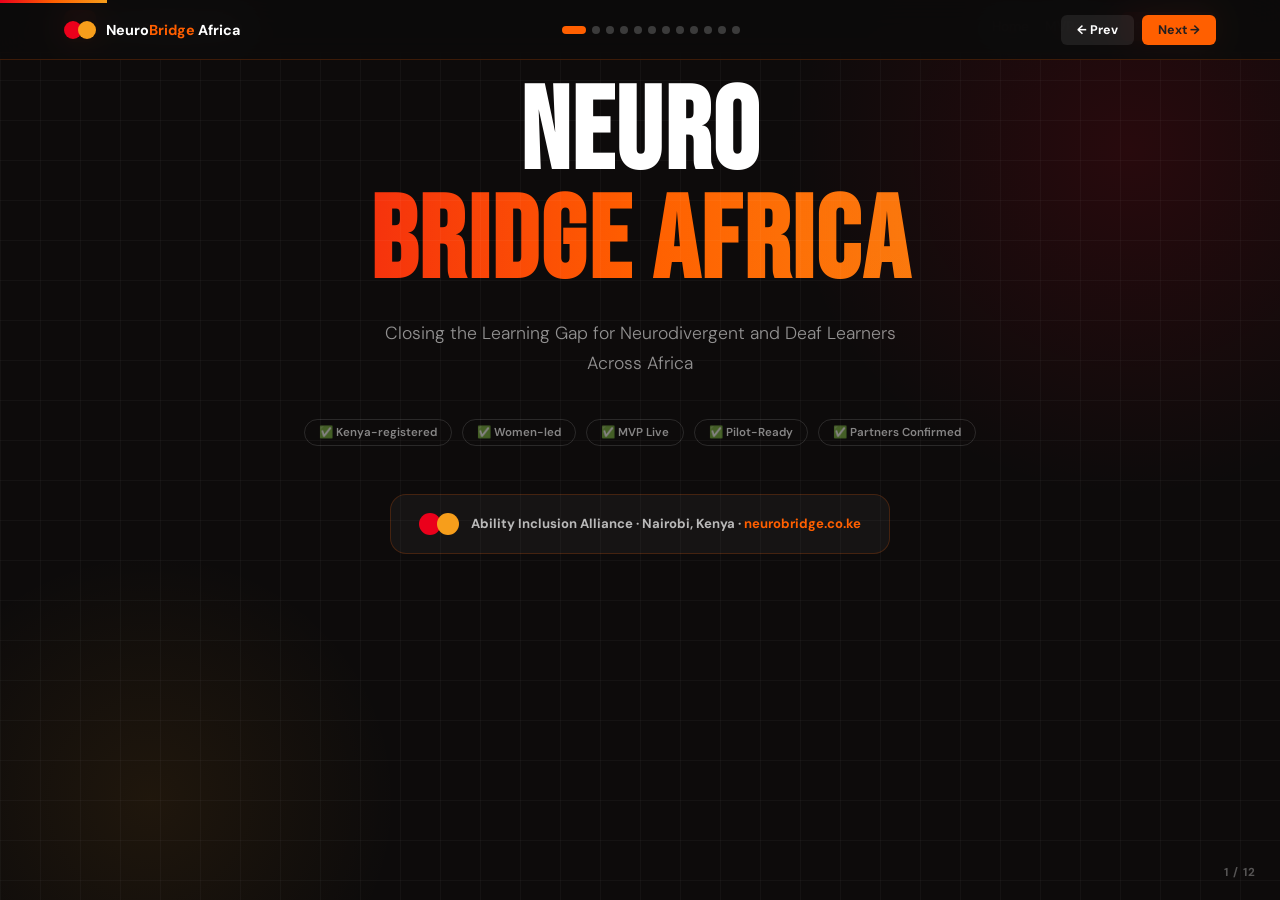
<file: deck/index.html>
<!DOCTYPE html>
<html lang="en">
<head>
<meta charset="UTF-8">
<meta name="viewport" content="width=device-width, initial-scale=1.0">
<title>NeuroBridge Africa — Investment Deck 2026</title>
<link href="https://fonts.googleapis.com/css2?family=Bebas+Neue&family=DM+Serif+Display:ital@0;1&family=DM+Sans:wght@300;400;500;600;700&display=swap" rel="stylesheet">
<style>
:root{
  --r:#EB001B; --o:#FF5F00; --y:#F79E1B;
  --ink:#231F20; --dark:#0D0B0B; --card:#1A1716;
  --warm:#F5F2EE; --gray:#3D3935; --mid:#7A7673;
  --lg:#D4D0CC;
}
*{margin:0;padding:0;box-sizing:border-box}
html{font-size:16px}
body{font-family:'DM Sans',sans-serif;background:#0D0B0B;color:#fff;overflow-x:hidden;cursor:default}

/* DECK SHELL */
.deck{width:100%;max-width:100vw}
.slide{
  width:100%;min-height:100vh;
  display:flex;flex-direction:column;
  position:relative;overflow:hidden;
  padding:0;
}

/* NAV */
.deck-nav{
  position:fixed;top:0;left:0;right:0;z-index:1000;
  background:rgba(13,11,11,.92);backdrop-filter:blur(16px);
  border-bottom:1px solid rgba(255,95,0,.2);
  display:flex;align-items:center;justify-content:space-between;
  padding:12px 5%;height:60px;
}
.dn-brand{display:flex;align-items:center;gap:10px}
.dn-circles{width:32px;height:20px;position:relative}
.dc-l{width:18px;height:18px;border-radius:50%;background:var(--r);position:absolute;left:0;top:1px}
.dc-r{width:18px;height:18px;border-radius:50%;background:var(--y);position:absolute;right:0;top:1px}
.dn-name{font-family:'DM Sans',sans-serif;font-weight:700;font-size:.9rem;color:#fff}
.dn-name span{color:var(--o)}
.dn-dots{display:flex;gap:6px;align-items:center}
.nd{width:8px;height:8px;border-radius:50%;background:rgba(255,255,255,.2);cursor:pointer;transition:.3s;border:none;outline:none}
.nd.active{background:var(--o);width:24px;border-radius:4px}
.nd:hover{background:rgba(255,95,0,.5)}
.dn-btns{display:flex;gap:8px}
.dn-btn{padding:7px 16px;border-radius:6px;font-size:.78rem;font-weight:700;cursor:pointer;border:none;font-family:'DM Sans',sans-serif;transition:.2s}
.dn-prev{background:rgba(255,255,255,.08);color:#fff}
.dn-prev:hover{background:rgba(255,255,255,.15)}
.dn-next{background:var(--o);color:var(--ink)}
.dn-next:hover{background:var(--r);color:#fff}

/* SLIDE COUNTER */
.slide-counter{position:fixed;bottom:20px;right:24px;z-index:999;font-size:.72rem;font-weight:700;color:rgba(255,255,255,.3);letter-spacing:.08em}

/* ══ SLIDE 1 — COVER ══ */
.s1{background:var(--dark);justify-content:center;align-items:center;text-align:center;padding:80px 5%}
.s1-orb1{position:absolute;width:700px;height:700px;border-radius:50%;background:radial-gradient(circle,rgba(235,0,27,.12) 0%,transparent 70%);top:-200px;right:-200px;pointer-events:none}
.s1-orb2{position:absolute;width:500px;height:500px;border-radius:50%;background:radial-gradient(circle,rgba(247,158,27,.08) 0%,transparent 70%);bottom:-150px;left:-100px;pointer-events:none}
.s1-grid{position:absolute;inset:0;background-image:linear-gradient(rgba(255,255,255,.03) 1px,transparent 1px),linear-gradient(90deg,rgba(255,255,255,.03) 1px,transparent 1px);background-size:40px 40px;pointer-events:none}
.s1-badge{display:inline-flex;align-items:center;gap:8px;background:rgba(235,0,27,.12);border:1px solid rgba(235,0,27,.25);border-radius:100px;padding:7px 18px;font-size:.72rem;font-weight:800;color:var(--y);letter-spacing:.1em;text-transform:uppercase;margin-bottom:32px}
.s1-badge::before{content:'●';font-size:6px;animation:blink 2s infinite}
@keyframes blink{0%,100%{opacity:1}50%{opacity:.2}}
.s1 h1{font-family:'Bebas Neue',sans-serif;font-size:clamp(4rem,9vw,9rem);line-height:.95;letter-spacing:.02em;margin-bottom:20px}
.s1 h1 .line2{display:block;background:linear-gradient(90deg,var(--r),var(--o),var(--y));-webkit-background-clip:text;-webkit-text-fill-color:transparent;background-clip:text}
.s1-sub{font-size:1.1rem;color:rgba(255,255,255,.55);max-width:540px;margin:0 auto 40px;line-height:1.7;font-weight:300}
.s1-tags{display:flex;gap:10px;justify-content:center;flex-wrap:wrap;margin-bottom:48px}
.s1-tag{padding:5px 14px;border:1px solid rgba(255,255,255,.12);border-radius:100px;font-size:.72rem;font-weight:600;color:rgba(255,255,255,.5)}
.mcf-badge-row{display:flex;align-items:center;justify-content:center;gap:12px;padding:16px 28px;background:rgba(255,255,255,.04);border:1px solid rgba(255,95,0,.2);border-radius:16px;display:inline-flex;margin:0 auto}
.mcf-circles{width:40px;height:26px;position:relative;flex-shrink:0}
.mc-l{width:22px;height:22px;border-radius:50%;background:var(--r);position:absolute;left:0;top:2px}
.mc-r{width:22px;height:22px;border-radius:50%;background:var(--y);position:absolute;right:0;top:2px}
.mcf-text{font-size:.82rem;font-weight:700;color:rgba(255,255,255,.7)}
.mcf-text strong{color:var(--o)}

/* ══ SLIDE 2 — HOOK ══ */
.s2{background:var(--dark);justify-content:center;padding:80px 5%}
.s2-inner{max-width:1200px;margin:0 auto;width:100%}
.eyebrow{font-size:.7rem;font-weight:800;letter-spacing:.14em;text-transform:uppercase;color:var(--o);display:block;margin-bottom:12px}
.s2 h2{font-family:'DM Serif Display',serif;font-size:clamp(2.2rem,4.5vw,4rem);line-height:1.12;margin-bottom:50px;max-width:700px}
.s2 h2 em{font-style:italic;color:var(--r)}
.stat-strip{display:grid;grid-template-columns:repeat(4,1fr);gap:2px;margin-bottom:48px}
.stat-block{padding:36px 28px;position:relative;overflow:hidden}
.sb-r{background:rgba(235,0,27,.08);border:1px solid rgba(235,0,27,.15)}
.sb-o{background:rgba(255,95,0,.08);border:1px solid rgba(255,95,0,.15)}
.sb-y{background:rgba(247,158,27,.08);border:1px solid rgba(247,158,27,.15)}
.sb-w{background:rgba(255,255,255,.04);border:1px solid rgba(255,255,255,.08)}
.stat-block .num{font-family:'Bebas Neue',sans-serif;font-size:4.5rem;line-height:.9;margin-bottom:8px}
.sb-r .num{color:var(--r)}
.sb-o .num{color:var(--o)}
.sb-y .num{color:var(--y)}
.sb-w .num{color:rgba(255,255,255,.4)}
.stat-block .label{font-size:.85rem;color:rgba(255,255,255,.55);line-height:1.5;font-weight:400}
.stat-block .icon{font-size:2rem;margin-bottom:14px}
.s2-quote{font-family:'DM Serif Display',serif;font-size:1.5rem;font-style:italic;color:rgba(255,255,255,.4);border-left:3px solid var(--o);padding-left:24px;max-width:700px;line-height:1.6}
.s2-quote em{color:rgba(255,255,255,.7);font-style:normal}

/* ══ SLIDE 3 — PROBLEM ══ */
.s3{background:var(--warm);justify-content:center;padding:80px 5%}
.s3-inner{max-width:1200px;margin:0 auto;width:100%}
.s3 .eyebrow{color:var(--r)}
.s3 h2{font-family:'DM Serif Display',serif;font-size:clamp(2rem,4vw,3.2rem);color:var(--ink);line-height:1.15;margin-bottom:48px}
.prob-grid{display:grid;grid-template-columns:repeat(2,1fr);gap:20px}
.prob-card{padding:32px;border-radius:16px;position:relative;overflow:hidden}
.pc1{background:linear-gradient(135deg,#fff0f0,#ffd4d4);border:1px solid rgba(235,0,27,.15)}
.pc2{background:linear-gradient(135deg,#fff4ed,#ffe0cc);border:1px solid rgba(255,95,0,.15)}
.pc3{background:linear-gradient(135deg,#fffbf0,#fff0cc);border:1px solid rgba(247,158,27,.2)}
.pc4{background:linear-gradient(135deg,#f0f0f0,#e5e0d8);border:1px solid rgba(35,31,32,.1)}
.prob-card .pnum{font-family:'Bebas Neue',sans-serif;font-size:4rem;line-height:.9;margin-bottom:6px}
.pc1 .pnum{color:var(--r)} .pc2 .pnum{color:var(--o)} .pc3 .pnum{color:#a07000} .pc4 .pnum{color:var(--gray)}
.prob-card h3{font-size:1.05rem;font-weight:800;color:var(--ink);margin-bottom:8px}
.prob-card p{font-size:.875rem;color:var(--gray);line-height:1.65}

/* ══ SLIDE 4 — SOLUTION ══ */
.s4{background:var(--dark);justify-content:center;padding:80px 5%}
.s4-inner{max-width:1200px;margin:0 auto;width:100%}
.s4 h2{font-family:'DM Serif Display',serif;font-size:clamp(2rem,4vw,3.2rem);margin-bottom:10px}
.s4 h2 span{background:linear-gradient(90deg,var(--r),var(--o),var(--y));-webkit-background-clip:text;-webkit-text-fill-color:transparent;background-clip:text}
.s4-sub{color:rgba(255,255,255,.45);font-size:.95rem;margin-bottom:44px;max-width:580px}
.modules-grid{display:grid;grid-template-columns:repeat(3,1fr);gap:14px}
.mod-card{padding:26px;border-radius:14px;border:1px solid rgba(255,255,255,.07);background:rgba(255,255,255,.04);transition:.25s;cursor:default}
.mod-card:hover{border-color:rgba(255,95,0,.4);background:rgba(255,95,0,.06);transform:translateY(-3px)}
.mod-card .mico{font-size:2.2rem;margin-bottom:12px}
.mod-card h3{font-size:.95rem;font-weight:800;margin-bottom:6px}
.mod-card p{font-size:.8rem;color:rgba(255,255,255,.45);line-height:1.6}
.mod-badge{display:inline-block;font-size:.65rem;font-weight:800;padding:2px 8px;border-radius:100px;margin-top:10px;letter-spacing:.06em;text-transform:uppercase}
.mb-r{background:rgba(235,0,27,.15);color:var(--r)}
.mb-o{background:rgba(255,95,0,.15);color:var(--o)}
.mb-y{background:rgba(247,158,27,.15);color:var(--y)}
.mb-w{background:rgba(255,255,255,.08);color:rgba(255,255,255,.5)}
.s4-url{margin-top:28px;padding:14px 20px;background:rgba(255,95,0,.08);border:1px solid rgba(255,95,0,.2);border-radius:10px;display:inline-flex;align-items:center;gap:10px;font-size:.85rem;font-weight:700;color:var(--o)}

/* ══ SLIDE 5 — PRODUCT ══ */
.s5{background:var(--warm);justify-content:center;padding:80px 5%}
.s5-inner{max-width:1200px;margin:0 auto;width:100%;display:grid;grid-template-columns:1fr 1fr;gap:56px;align-items:center}
.s5 .eyebrow{color:var(--r)}
.s5 h2{font-family:'DM Serif Display',serif;font-size:clamp(1.8rem,3.5vw,3rem);color:var(--ink);margin-bottom:16px;line-height:1.2}
.s5-list{display:flex;flex-direction:column;gap:12px;margin-bottom:28px}
.s5-item{display:flex;align-items:flex-start;gap:12px;font-size:.875rem;color:var(--gray);line-height:1.5}
.s5-check{width:22px;height:22px;border-radius:50%;background:var(--o);display:flex;align-items:center;justify-content:center;color:#fff;font-size:.6rem;font-weight:800;flex-shrink:0;margin-top:1px}
.phone-mockup{background:var(--ink);border-radius:32px;padding:10px;box-shadow:0 40px 80px rgba(35,31,32,.3),0 0 0 1px rgba(255,255,255,.08);max-width:280px;margin:0 auto}
.phone-inner{background:linear-gradient(145deg,#1A1716,#231F20);border-radius:24px;overflow:hidden}
.phone-header{background:linear-gradient(135deg,var(--r),var(--o));padding:18px 16px 14px;display:flex;align-items:center;gap:8px}
.ph-av{width:28px;height:28px;background:rgba(255,255,255,.2);border-radius:50%;display:flex;align-items:center;justify-content:center;font-size:.7rem}
.ph-text h4{font-size:.72rem;font-weight:800;color:#fff}
.ph-text p{font-size:.6rem;color:rgba(255,255,255,.75)}
.phone-body{padding:16px}
.pb-greeting{font-size:.82rem;font-weight:600;color:#fff;margin-bottom:12px}
.pb-ring{width:60px;height:60px;border-radius:50%;background:conic-gradient(var(--o) 144deg,rgba(255,255,255,.08) 0);display:flex;align-items:center;justify-content:center;font-size:.65rem;font-weight:800;color:var(--o);margin:0 auto 12px}
.pb-ring-in{width:46px;height:46px;border-radius:50%;background:var(--card);display:flex;align-items:center;justify-content:center;font-size:.65rem;font-weight:800;color:var(--o)}
.pb-course{background:rgba(255,255,255,.05);border-radius:10px;padding:10px;margin-bottom:8px;display:flex;align-items:center;gap:8px}
.pbc-ico{width:28px;height:28px;border-radius:7px;background:var(--r);display:flex;align-items:center;justify-content:center;font-size:.7rem;flex-shrink:0}
.pbc-text{font-size:.68rem;color:rgba(255,255,255,.7);flex:1}
.pbc-pct{font-size:.65rem;font-weight:800;color:var(--o)}
.pb-bar{height:4px;background:rgba(255,255,255,.08);border-radius:4px;overflow:hidden;margin-top:3px}
.pb-bar-fill{height:100%;border-radius:4px}

/* ══ SLIDE 6 — TRACTION ══ */
.s6{background:var(--dark);justify-content:center;padding:80px 5%}
.s6-inner{max-width:1200px;margin:0 auto;width:100%}
.s6 h2{font-family:'DM Serif Display',serif;font-size:clamp(2rem,4vw,3.2rem);margin-bottom:12px}
.s6-sub{color:rgba(255,255,255,.45);margin-bottom:48px;font-size:.95rem}
.traction-grid{display:grid;grid-template-columns:repeat(4,1fr);gap:16px;margin-bottom:32px}
.tr-card{padding:28px 22px;border-radius:16px;border:1px solid rgba(255,255,255,.07);background:rgba(255,255,255,.03);position:relative;overflow:hidden}
.tr-card::before{content:'';position:absolute;top:0;left:0;right:0;height:3px}
.tr-r::before{background:var(--r)} .tr-o::before{background:var(--o)} .tr-y::before{background:var(--y)} .tr-w::before{background:rgba(255,255,255,.2)}
.tr-card .tnum{font-family:'Bebas Neue',sans-serif;font-size:3.2rem;line-height:.9;margin-bottom:6px}
.tr-r .tnum{color:var(--r)} .tr-o .tnum{color:var(--o)} .tr-y .tnum{color:var(--y)} .tr-w .tnum{color:rgba(255,255,255,.3)}
.tr-card h4{font-size:.88rem;font-weight:800;margin-bottom:4px}
.tr-card p{font-size:.78rem;color:rgba(255,255,255,.4);line-height:1.55}
.partner-row{display:flex;gap:14px;flex-wrap:wrap}
.partner-chip{background:rgba(255,255,255,.05);border:1px solid rgba(255,255,255,.1);border-radius:8px;padding:10px 18px;font-size:.8rem;font-weight:700;color:rgba(255,255,255,.7);display:flex;align-items:center;gap:8px}
.partner-chip::before{content:'✓';color:var(--o);font-size:.7rem}

/* ══ SLIDE 7 — PILOT ══ */
.s7{background:var(--warm);justify-content:center;padding:80px 5%}
.s7-inner{max-width:1200px;margin:0 auto;width:100%;display:grid;grid-template-columns:1fr 1fr;gap:48px}
.s7 .eyebrow{color:var(--r)}
.s7 h2{font-family:'DM Serif Display',serif;font-size:clamp(1.8rem,3.5vw,3rem);color:var(--ink);margin-bottom:24px;line-height:1.2}
.pilot-hero{background:var(--ink);border-radius:20px;padding:32px;color:#fff;position:relative;overflow:hidden;margin-bottom:20px}
.pilot-hero::after{content:'';position:absolute;bottom:-60px;right:-60px;width:180px;height:180px;border-radius:50%;background:radial-gradient(circle,rgba(255,95,0,.2) 0%,transparent 70%)}
.pilot-tag{font-size:.65rem;font-weight:800;text-transform:uppercase;letter-spacing:.1em;color:var(--o);margin-bottom:14px;display:block}
.pilot-hero h3{font-family:'DM Serif Display',serif;font-size:1.6rem;margin-bottom:10px;line-height:1.2;position:relative;z-index:1}
.pilot-hero p{font-size:.85rem;color:rgba(255,255,255,.55);line-height:1.65;margin-bottom:22px;position:relative;z-index:1}
.pnums{display:grid;grid-template-columns:1fr 1fr;gap:10px}
.pn{background:rgba(255,255,255,.06);border:1px solid rgba(255,255,255,.1);border-radius:10px;padding:14px}
.pn-v{font-family:'Bebas Neue',sans-serif;font-size:2.4rem;line-height:.9;color:var(--o)}
.pn-l{font-size:.7rem;color:rgba(255,255,255,.45);margin-top:3px}
.demo-bar-card{background:#fff;border-radius:16px;padding:24px;border:1px solid rgba(35,31,32,.08)}
.demo-bar-card h4{font-size:.85rem;font-weight:800;color:var(--ink);margin-bottom:18px}
.db-row{margin-bottom:14px}
.db-label{display:flex;justify-content:space-between;font-size:.78rem;margin-bottom:5px}
.db-label span:first-child{color:var(--gray);font-weight:600}
.db-label span:last-child{font-weight:800}
.db-bar{height:8px;background:var(--lg);border-radius:100px;overflow:hidden}
.db-fill{height:100%;border-radius:100px}
.tl-card{background:#fff;border-radius:16px;padding:24px;border:1px solid rgba(35,31,32,.08)}
.tl-card h4{font-size:.85rem;font-weight:800;color:var(--ink);margin-bottom:18px}
.tl-row{display:flex;gap:14px;padding-bottom:16px;position:relative}
.tl-row:not(:last-child)::after{content:'';position:absolute;left:16px;top:34px;bottom:0;width:2px;background:linear-gradient(to bottom,var(--o),transparent)}
.tl-dot{width:32px;height:32px;border-radius:50%;display:flex;align-items:center;justify-content:center;font-size:.7rem;font-weight:800;color:#fff;flex-shrink:0}
.tl-row-body{padding-top:5px}
.tl-wk{font-size:.65rem;font-weight:800;text-transform:uppercase;letter-spacing:.07em;margin-bottom:2px}
.tl-row-body h5{font-size:.82rem;font-weight:700;color:var(--ink);margin-bottom:2px}
.tl-row-body p{font-size:.75rem;color:var(--gray);line-height:1.5}

/* ══ SLIDE 8 — IMPACT ══ */
.s8{background:var(--dark);justify-content:center;padding:80px 5%}
.s8-inner{max-width:1200px;margin:0 auto;width:100%}
.s8 h2{font-family:'DM Serif Display',serif;font-size:clamp(2rem,4vw,3.2rem);margin-bottom:48px}
.impact-cols{display:grid;grid-template-columns:1fr 1fr;gap:32px;margin-bottom:40px}
.impact-left h3,.impact-right h3{font-size:1rem;font-weight:800;color:rgba(255,255,255,.5);text-transform:uppercase;letter-spacing:.08em;margin-bottom:24px;font-size:.75rem}
.prog-item{margin-bottom:18px}
.prog-head{display:flex;justify-content:space-between;margin-bottom:6px;font-size:.85rem}
.prog-label{color:rgba(255,255,255,.65);font-weight:500}
.prog-pct{font-weight:800;color:var(--o)}
.prog-bar{height:7px;background:rgba(255,255,255,.07);border-radius:100px;overflow:hidden}
.prog-fill{height:100%;border-radius:100px;background:linear-gradient(90deg,var(--r),var(--o))}
.scale-step{display:flex;align-items:center;gap:16px;padding:16px;border-radius:12px;border:1px solid rgba(255,255,255,.07);background:rgba(255,255,255,.03);margin-bottom:12px}
.ss-ico{width:44px;height:44px;border-radius:10px;display:flex;align-items:center;justify-content:center;font-size:1.2rem;flex-shrink:0}
.ss-r{background:rgba(235,0,27,.15)} .ss-o{background:rgba(255,95,0,.15)} .ss-y{background:rgba(247,158,27,.15)}
.scale-step h4{font-size:.875rem;font-weight:800;margin-bottom:2px}
.scale-step p{font-size:.78rem;color:rgba(255,255,255,.4)}

/* ══ SLIDE 9 — BUSINESS MODEL ══ */
.s9{background:var(--warm);justify-content:center;padding:80px 5%}
.s9-inner{max-width:1200px;margin:0 auto;width:100%}
.s9 .eyebrow{color:var(--r)}
.s9 h2{font-family:'DM Serif Display',serif;font-size:clamp(2rem,4vw,3.2rem);color:var(--ink);margin-bottom:40px}
.biz-grid{display:grid;grid-template-columns:repeat(4,1fr);gap:16px;margin-bottom:36px}
.biz-card{padding:24px;border-radius:14px;text-align:center}
.bc-r{background:linear-gradient(145deg,#fff0f0,#ffd4d4);border:1px solid rgba(235,0,27,.12)}
.bc-o{background:linear-gradient(145deg,#fff4ed,#ffe0cc);border:1px solid rgba(255,95,0,.12)}
.bc-y{background:linear-gradient(145deg,#fffbf0,#fff0cc);border:1px solid rgba(247,158,27,.15)}
.bc-g{background:linear-gradient(145deg,#f5f2ee,#e8e5e0);border:1px solid rgba(35,31,32,.08)}
.biz-card .bpct{font-family:'Bebas Neue',sans-serif;font-size:3rem;line-height:.9;margin-bottom:6px}
.bc-r .bpct{color:var(--r)} .bc-o .bpct{color:var(--o)} .bc-y .bpct{color:#a07000} .bc-g .bpct{color:var(--gray)}
.biz-card h4{font-size:.88rem;font-weight:800;color:var(--ink);margin-bottom:6px}
.biz-card p{font-size:.78rem;color:var(--gray);line-height:1.55}
.economics-row{display:grid;grid-template-columns:repeat(3,1fr);gap:16px}
.eco-card{background:var(--ink);border-radius:14px;padding:22px;color:#fff}
.eco-card .eval{font-family:'Bebas Neue',sans-serif;font-size:2.4rem;color:var(--o);line-height:.9;margin-bottom:6px}
.eco-card h4{font-size:.82rem;font-weight:800;margin-bottom:4px}
.eco-card p{font-size:.75rem;color:rgba(255,255,255,.45);line-height:1.5}

/* ══ SLIDE 10 — TEAM ══ */
.s10{background:var(--dark);justify-content:center;padding:80px 5%}
.s10-inner{max-width:1200px;margin:0 auto;width:100%}
.s10 h2{font-family:'DM Serif Display',serif;font-size:clamp(2rem,4vw,3.2rem);margin-bottom:10px}
.s10-sub{color:rgba(255,255,255,.4);margin-bottom:44px;font-size:.95rem}
.team-grid{display:grid;grid-template-columns:repeat(4,1fr);gap:16px;margin-bottom:28px}
.team-card{border-radius:18px;overflow:hidden;border:1px solid rgba(255,255,255,.07);transition:.25s}
.team-card:hover{border-color:rgba(255,95,0,.3);transform:translateY(-4px)}
.tc-top{height:4px}
.tc-r .tc-top{background:var(--r)} .tc-o .tc-top{background:var(--o)} .tc-y .tc-top{background:var(--y)} .tc-w .tc-top{background:rgba(255,255,255,.2)}
.tc-body{padding:24px;background:rgba(255,255,255,.03)}
.tc-av{width:52px;height:52px;border-radius:50%;display:flex;align-items:center;justify-content:center;font-size:1.6rem;margin-bottom:14px}
.tc-r .tc-av{background:rgba(235,0,27,.12)} .tc-o .tc-av{background:rgba(255,95,0,.12)} .tc-y .tc-av{background:rgba(247,158,27,.12)} .tc-w .tc-av{background:rgba(255,255,255,.07)}
.team-card h4{font-size:.9rem;font-weight:800;margin-bottom:3px}
.team-card .role{font-size:.72rem;font-weight:700;color:var(--o);margin-bottom:10px;display:block}
.team-card p{font-size:.75rem;color:rgba(255,255,255,.45);line-height:1.55}
.team-quote{font-size:.78rem;font-style:italic;color:rgba(255,255,255,.3);margin-top:10px;padding-top:10px;border-top:1px solid rgba(255,255,255,.06)}
.team-proof{display:flex;gap:14px;flex-wrap:wrap}
.tp-item{display:flex;align-items:center;gap:8px;font-size:.8rem;color:rgba(255,255,255,.5)}
.tp-item::before{content:'✓';color:var(--o);font-weight:800}

/* ══ SLIDE 11 — WHY US ══ */
.s11{background:var(--warm);justify-content:center;padding:80px 5%}
.s11-inner{max-width:1200px;margin:0 auto;width:100%}
.s11 .eyebrow{color:var(--r)}
.s11 h2{font-family:'DM Serif Display',serif;font-size:clamp(2rem,4vw,3.2rem);color:var(--ink);margin-bottom:40px;line-height:1.2}
.why-grid{display:grid;grid-template-columns:repeat(2,1fr);gap:20px;margin-bottom:36px}
.why-card{padding:32px;border-radius:18px;position:relative;overflow:hidden}
.wc1{background:linear-gradient(145deg,#231F20,#1A1716);color:#fff}
.wc2{background:linear-gradient(145deg,#fff0f0,#ffd4d4);border:1px solid rgba(235,0,27,.15)}
.wc3{background:linear-gradient(145deg,#fff4ed,#ffe0cc);border:1px solid rgba(255,95,0,.15)}
.wc4{background:linear-gradient(145deg,#fffbf0,#fff0cc);border:1px solid rgba(247,158,27,.2)}
.wc-num{font-family:'Bebas Neue',sans-serif;font-size:5rem;line-height:.8;margin-bottom:12px;opacity:.15;position:absolute;top:16px;right:20px}
.wc1 .wc-num{color:#fff} .wc2 .wc-num{color:var(--r)} .wc3 .wc-num{color:var(--o)} .wc4 .wc-num{color:var(--y)}
.why-card h3{font-size:1.05rem;font-weight:800;margin-bottom:10px;position:relative;z-index:1}
.wc1 h3{color:#fff} .wc2 h3,.wc3 h3,.wc4 h3{color:var(--ink)}
.why-card p{font-size:.875rem;line-height:1.7;position:relative;z-index:1}
.wc1 p{color:rgba(255,255,255,.6)} .wc2 p,.wc3 p,.wc4 p{color:var(--gray)}
.vs-row{background:var(--ink);border-radius:16px;padding:24px;color:#fff}
.vs-row h4{font-size:.8rem;font-weight:800;color:var(--o);text-transform:uppercase;letter-spacing:.08em;margin-bottom:16px}
.vs-table{display:grid;grid-template-columns:2fr 1fr 1fr 1fr 1fr;gap:0}
.vs-th{font-size:.72rem;font-weight:700;color:rgba(255,255,255,.4);padding:6px 10px;text-align:center}
.vs-th:first-child{text-align:left}
.vs-tr{display:contents}
.vs-td{font-size:.78rem;padding:8px 10px;border-top:1px solid rgba(255,255,255,.05);text-align:center;color:rgba(255,255,255,.65)}
.vs-td:first-child{text-align:left;font-weight:600;color:#fff}
.vs-check{color:var(--o);font-weight:800} .vs-x{color:rgba(255,255,255,.2)}

/* ══ SLIDE 12 — ASK ══ */
.s12{background:var(--dark);justify-content:center;align-items:center;text-align:center;padding:80px 5%}
.s12-inner{max-width:900px;margin:0 auto;width:100%}
.s12-orb{position:absolute;width:800px;height:800px;border-radius:50%;background:radial-gradient(circle,rgba(255,95,0,.1) 0%,transparent 70%);top:50%;left:50%;transform:translate(-50%,-50%);pointer-events:none}
.s12-grid{position:absolute;inset:0;background-image:linear-gradient(rgba(255,255,255,.025) 1px,transparent 1px),linear-gradient(90deg,rgba(255,255,255,.025) 1px,transparent 1px);background-size:40px 40px;pointer-events:none}
.ask-label{font-size:.7rem;font-weight:800;letter-spacing:.14em;text-transform:uppercase;color:var(--y);display:block;margin-bottom:14px;position:relative;z-index:1}
.s12 h2{font-family:'DM Serif Display',serif;font-size:clamp(2.2rem,5vw,4.5rem);line-height:1.1;margin-bottom:14px;position:relative;z-index:1}
.s12 h2 span{background:linear-gradient(90deg,var(--r),var(--o),var(--y));-webkit-background-clip:text;-webkit-text-fill-color:transparent;background-clip:text}
.ask-sub{color:rgba(255,255,255,.5);font-size:1rem;max-width:520px;margin:0 auto 44px;line-height:1.7;position:relative;z-index:1}
.budget-row{display:flex;gap:12px;justify-content:center;flex-wrap:wrap;margin-bottom:44px;position:relative;z-index:1}
.budget-pill{padding:12px 20px;border-radius:12px;text-align:center;min-width:120px}
.bp-r{background:rgba(235,0,27,.12);border:1px solid rgba(235,0,27,.2)}
.bp-o{background:rgba(255,95,0,.12);border:1px solid rgba(255,95,0,.2)}
.bp-y{background:rgba(247,158,27,.12);border:1px solid rgba(247,158,27,.2)}
.bp-g{background:rgba(255,255,255,.05);border:1px solid rgba(255,255,255,.1)}
.budget-pill .bpct{font-family:'Bebas Neue',sans-serif;font-size:2.2rem;line-height:.9;margin-bottom:4px}
.bp-r .bpct{color:var(--r)} .bp-o .bpct{color:var(--o)} .bp-y .bpct{color:var(--y)} .bp-g .bpct{color:rgba(255,255,255,.3)}
.budget-pill p{font-size:.7rem;color:rgba(255,255,255,.45);line-height:1.4}
.ask-btns{display:flex;gap:12px;justify-content:center;flex-wrap:wrap;position:relative;z-index:1}
.ask-btn{padding:14px 28px;border-radius:10px;font-size:.875rem;font-weight:800;cursor:pointer;border:none;font-family:'DM Sans',sans-serif;text-decoration:none;transition:.2s;display:inline-flex;align-items:center;gap:8px}
.ab-p{background:linear-gradient(135deg,var(--o),var(--r));color:#fff;box-shadow:0 8px 24px rgba(235,0,27,.3)}
.ab-p:hover{transform:translateY(-2px);box-shadow:0 14px 32px rgba(235,0,27,.4)}
.ab-s{background:rgba(255,255,255,.07);border:1px solid rgba(255,255,255,.15);color:#fff}
.ab-s:hover{background:rgba(255,255,255,.12)}
.ask-closing{margin-top:44px;font-family:'DM Serif Display',serif;font-size:1.3rem;font-style:italic;color:rgba(255,255,255,.35);position:relative;z-index:1;line-height:1.6}
.ask-closing em{color:rgba(255,255,255,.6);font-style:normal}

/* TRANSITIONS */
.slide{opacity:0;transform:translateY(20px);transition:opacity .5s ease,transform .5s ease;display:none}
.slide.active{opacity:1;transform:none;display:flex}

/* PROGRESS BAR */
.progress-line{position:fixed;top:0;left:0;height:3px;background:linear-gradient(90deg,var(--r),var(--o),var(--y));z-index:2000;transition:width .4s ease}

@media(max-width:768px){
  .stat-strip,.modules-grid,.biz-grid,.traction-grid,.team-grid,.why-grid,.biz-grid{grid-template-columns:1fr 1fr}
  .prob-grid,.impact-cols,.economics-row,.s5-inner,.s7-inner{grid-template-columns:1fr}
  .s5-inner .phone-mockup{display:none}
  .s1 h1{font-size:clamp(3rem,10vw,6rem)}
}
</style>
</head>
<body>
<nav style="position: fixed; top: 0; left: 0; right: 0; z-index: 1000; background: rgba(13,11,11,0.95); backdrop-filter: blur(10px); border-bottom: 1px solid rgba(255,95,0,0.2); padding: 10px 5%; display: flex; align-items: center; justify-content: space-between;">
    <div style="display: flex; align-items: center; gap: 12px;">
        <div style="width: 32px; height: 32px; background: linear-gradient(135deg, #EB001B, #FF5F00); border-radius: 8px; display: flex; align-items: center; justify-content: center; font-size: 0.9rem; font-weight: bold;">NB</div>
        <span style="font-weight: 700; font-size: 0.9rem;">NeuroBridge Africa</span>
    </div>
    <div style="display: flex; gap: 16px; align-items: center;">
        <a href="/" style="color: rgba(255,255,255,0.8); text-decoration: none; font-size: 0.85rem; font-weight: 500;">Home</a>
        <a href="/app" style="color: rgba(255,255,255,0.8); text-decoration: none; font-size: 0.85rem; font-weight: 500;">MVP App</a>
        <a href="/deck" style="background: linear-gradient(135deg, #EB001B, #FF5F00); padding: 6px 14px; border-radius: 6px; color: white; text-decoration: none; font-size: 0.8rem; font-weight: 600;">Pitch Deck</a>
    </div>
</nav>


<!-- PROGRESS -->
<div class="progress-line" id="progressLine" style="width:8.33%"></div>

<!-- NAV -->
<nav class="deck-nav">
  <div class="dn-brand">
    <div class="dn-circles"><div class="dc-l"></div><div class="dc-r"></div></div>
    <span class="dn-name">Neuro<span>Bridge</span> Africa</span>
  </div>
  <div class="dn-dots" id="navDots"></div>
  <div class="dn-btns">
    <button class="dn-btn dn-prev" onclick="changeSlide(-1)">← Prev</button>
    <button class="dn-btn dn-next" onclick="changeSlide(1)">Next →</button>
  </div>
</nav>

<div class="deck">

<!-- ═══ SLIDE 1 — COVER ═══ -->
<div class="slide active" id="slide-0">
  <div class="s1" style="padding-top: 80px;">
    <div class="s1-orb1"></div><div class="s1-orb2"></div><div class="s1-grid"></div>
    
    <h1>NEURO<span class="line2">BRIDGE AFRICA</span></h1>
    <p class="s1-sub">Closing the Learning Gap for Neurodivergent and Deaf Learners Across Africa</p>
    <div class="s1-tags">
      <span class="s1-tag">✅ Kenya-registered</span>
      <span class="s1-tag">✅ Women-led</span>
      <span class="s1-tag">✅ MVP Live</span>
      <span class="s1-tag">✅ Pilot-Ready</span>
      <span class="s1-tag">✅ Partners Confirmed</span>
    </div>
    <div class="mcf-badge-row">
      <div class="mcf-circles"><div class="mc-l"></div><div class="mc-r"></div></div>
      <div class="mcf-text">Ability Inclusion Alliance · Nairobi, Kenya · <strong>neurobridge.co.ke</strong></div>
    </div>
  </div>
</div>

<!-- ═══ SLIDE 2 — HOOK ═══ -->
<div class="slide" id="slide-1">
  <div class="s2">
    <div class="s2-inner">
      <span class="eyebrow">The Crisis</span>
      <h2>85% of disabled children in Kenya<br>are excluded from digital education.<br><em>Not because they can't learn.</em></h2>
      <div class="stat-strip">
        <div class="stat-block sb-r"><div class="icon">♿</div><div class="num">15%</div><div class="label">of Kenyan EdTech platforms include basic accessibility features</div></div>
        <div class="stat-block sb-o"><div class="icon">📉</div><div class="num">80%+</div><div class="label">unemployment rate for persons with disabilities in Kenya</div></div>
        <div class="stat-block sb-y"><div class="icon">👩‍🏫</div><div class="num">8%</div><div class="label">of Kenyan teachers trained in special needs education</div></div>
        <div class="stat-block sb-w"><div class="icon">🏫</div><div class="num">2%</div><div class="label">of TVET institutions offer disability-accessible programmes</div></div>
      </div>
      <div class="s2-quote">"Because <em>no one built it for them.</em>"</div>
    </div>
  </div>
</div>

<!-- ═══ SLIDE 3 — PROBLEM ═══ -->
<div class="slide" id="slide-2">
  <div class="s3">
    <div class="s3-inner">
      <span class="eyebrow">Four Barriers No One Else Is Solving</span>
      <h2>The system failed them<br>before they opened a single app.</h2>
      <div class="prob-grid">
        <div class="prob-card pc1">
          <div class="pnum">01</div>
          <h3>🤟 Deaf Exclusion</h3>
          <p>Without sign language integration, deaf learners are completely cut off from digital education. Most schools cannot afford interpreters. Most apps do not have them. KSL is treated as optional — it is not.</p>
        </div>
        <div class="prob-card pc2">
          <div class="pnum">02</div>
          <h3>🧠 Neurodivergent Invisible</h3>
          <p>1 in 7 children globally is neurodivergent. ADHD, autism, dyslexia. Zero Kenyan EdTech platforms were built specifically for them. They are given the same rigid formats and expected to keep up.</p>
        </div>
        <div class="prob-card pc3">
          <div class="pnum">03</div>
          <h3>👩‍🏫 Teacher Training Gap</h3>
          <p>Only 8% of Kenya's teachers have any SNE training. Even when inclusive tools exist, untrained educators cannot use them effectively. Technology without teacher capacity achieves nothing.</p>
        </div>
        <div class="prob-card pc4">
          <div class="pnum">04</div>
          <h3>👨‍👩‍👧 Caregiver Isolation</h3>
          <p>81% of parents of disabled children have no tools to support learning at home. The school day is 6 hours. Home is 18 hours. Without caregiver support, any platform only reaches half the learner.</p>
        </div>
      </div>
    </div>
  </div>
</div>

<!-- ═══ SLIDE 4 — SOLUTION ═══ -->
<div class="slide" id="slide-3">
  <div class="s4">
    <div class="s4-inner">
      <span class="eyebrow" style="color:var(--o)">Our Solution</span>
      <h2>Introducing <span>NeuroBridge Africa</span></h2>
      <p class="s4-sub">Kenya's first platform combining all six pillars of disability-inclusive education into one ecosystem.</p>
      <div class="modules-grid">
        <div class="mod-card">
          <div class="mico">🧠</div>
          <h3>Neurodivergent Learning</h3>
          <p>Adaptive, sensory-safe lessons for ADHD, autism, and dyslexia. Short focus modules, gamification, personalised paths, offline-first.</p>
          <span class="mod-badge mb-r">ADHD · Autism · Dyslexia</span>
        </div>
        <div class="mod-card">
          <div class="mico">🤟</div>
          <h3>KSL Integration</h3>
          <p>Kenyan Sign Language built into every lesson — not bolted on. AI avatars, KSL library, subject glossary, deaf facilitator pathway.</p>
          <span class="mod-badge mb-o">Deaf · Hard of Hearing</span>
        </div>
        <div class="mod-card">
          <div class="mico">📚</div>
          <h3>CBC Curriculum</h3>
          <p>Kenya's Competency-Based Curriculum in multi-format: audio, text, sign language, visual, and interactive exercises.</p>
          <span class="mod-badge mb-y">All Learners · Multi-format</span>
        </div>
        <div class="mod-card">
          <div class="mico">👨‍👩‍👧</div>
          <h3>Caregiver Hub</h3>
          <p>Training videos, neurodiversity awareness, daily home learning tools, peer WhatsApp communities. In Swahili and English.</p>
          <span class="mod-badge mb-r">Parents · Families</span>
        </div>
        <div class="mod-card">
          <div class="mico">👩‍🏫</div>
          <h3>Teacher Training</h3>
          <p>Inclusive pedagogy, assistive technology training, CBC adaptation for diverse learners, certificate pathway.</p>
          <span class="mod-badge mb-o">Teachers · Schools</span>
        </div>
        <div class="mod-card">
          <div class="mico">📊</div>
          <h3>Disability Data</h3>
          <p>Progress tracking, disability inclusion gap mapping, gender-disaggregated outcomes, EMIS-compatible government reporting.</p>
          <span class="mod-badge mb-w">Government · Funders</span>
        </div>
      </div>
      <div class="s4-url">🌐 Live today: <strong>neurobridge.co.ke/app</strong></div>
    </div>
  </div>
</div>

<!-- ═══ SLIDE 5 — PRODUCT ═══ -->
<div class="slide" id="slide-4">
  <div class="s5">
    <div class="s5-inner">
      <div>
        <span class="eyebrow">The Product is Real</span>
        <h2>Test it right now.<br>Not a prototype.<br>A product.</h2>
        <div class="s5-list">
          <div class="s5-item"><div class="s5-check">✓</div>4-step onboarding with role-based personalisation</div>
          <div class="s5-item"><div class="s5-check">✓</div>3 full courses — 18 real lessons with quizzes and progress tracking</div>
          <div class="s5-item"><div class="s5-check">✓</div>KSL Library — 12 signs with interactive learn modals</div>
          <div class="s5-item"><div class="s5-check">✓</div>Progress tracking and badge system via localStorage</div>
          <div class="s5-item"><div class="s5-check">✓</div>9 free downloadable resources for all audiences</div>
          <div class="s5-item"><div class="s5-check">✓</div>AI chatbot assistant with real disability support responses</div>
          <div class="s5-item"><div class="s5-check">✓</div>Live pilot registration → Formspree lead capture</div>
          <div class="s5-item"><div class="s5-check">✓</div>Offline-capable on low-cost smartphones</div>
        </div>
        <a href="https://www.neurobridge.co.ke/app" target="_blank" style="display:inline-flex;align-items:center;gap:8px;padding:13px 24px;background:var(--o);color:var(--ink);border-radius:10px;font-weight:800;font-size:.875rem;text-decoration:none;transition:.2s">Try Live MVP → neurobridge.co.ke/app</a>
      </div>
      <div>
        <div class="phone-mockup">
          <div class="phone-inner">
            <div class="phone-header">
              <div class="ph-av">🧠</div>
              <div class="ph-text"><h4>NeuroBridge Africa</h4><p>Inclusive Learning Platform</p></div>
            </div>
            <div class="phone-body">
              <p class="pb-greeting">Welcome back, Yusuf! 👋</p>
              <div class="pb-ring"><div class="pb-ring-in">40%</div></div>
              <div style="text-align:center;font-size:.65rem;color:rgba(255,255,255,.4);margin-bottom:14px">Overall progress</div>
              <div class="pb-course">
                <div class="pbc-ico">🧠</div>
                <div class="pbc-text">
                  Focus & Attention Mastery
                  <div class="pb-bar"><div class="pb-bar-fill" style="width:60%;background:var(--r)"></div></div>
                </div>
                <span class="pbc-pct">60%</span>
              </div>
              <div class="pb-course">
                <div class="pbc-ico" style="background:var(--o)">🤟</div>
                <div class="pbc-text">
                  KSL Basics
                  <div class="pb-bar"><div class="pb-bar-fill" style="width:33%;background:var(--o)"></div></div>
                </div>
                <span class="pbc-pct">33%</span>
              </div>
              <div class="pb-course">
                <div class="pbc-ico" style="background:var(--y)">📖</div>
                <div class="pbc-text">
                  Visual Learning
                  <div class="pb-bar"><div class="pb-bar-fill" style="width:0%;background:var(--y)"></div></div>
                </div>
                <span class="pbc-pct">New</span>
              </div>
            </div>
          </div>
        </div>
      </div>
    </div>
  </div>
</div>

<!-- ═══ SLIDE 6 — TRACTION ═══ -->
<div class="slide" id="slide-5">
  <div class="s6">
    <div class="s6-inner">
      <span class="eyebrow" style="color:var(--o)">Traction</span>
      <h2 style="background:linear-gradient(90deg,#fff,rgba(255,255,255,.5));-webkit-background-clip:text;-webkit-text-fill-color:transparent;background-clip:text">Built. Launched. Validated.</h2>
      <p class="s6-sub">We are not asking you to fund an idea. We are asking you to scale what already exists.</p>
      <div class="traction-grid">
        <div class="tr-card tr-r">
          <div class="tnum">Live</div>
          <h4>Platform Deployed</h4>
          <p>neurobridge.co.ke + neurobridge.co.ke/app. Live, functional, and demo-ready right now.</p>
        </div>
        <div class="tr-card tr-o">
          <div class="tnum">4</div>
          <h4>Founding Team</h4>
          <p>Educational Psychologist · Counseling Psychologist · Humanitarian leader · Tech developer</p>
        </div>
        <div class="tr-card tr-y">
          <div class="tnum">3</div>
          <h4>Confirmed Partners</h4>
          <p>First Steps Kenya + Childfirst confirmed. USIU Nairobi + Intuitive Foundation engaged.</p>
        </div>
        <div class="tr-card tr-w">
          <div class="tnum" style="font-size:2rem;margin-bottom:8px">Apr 2025</div>
          <h4>Organisation Registered</h4>
          <p>Kenya-registered women-led CBO. Disability programs running. Community built.</p>
        </div>
      </div>
      <div class="partner-row">
        <div class="partner-chip">First Steps Kenya</div>
        <div class="partner-chip">Childfirst</div>
        <div class="partner-chip">Intuitive Foundation</div>
        <div class="partner-chip">USIU Nairobi</div>
        <div class="partner-chip">Ability Inclusion Alliance (registered)</div>
      </div>
    </div>
  </div>
</div>

<!-- ═══ SLIDE 7 — PILOT ═══ -->
<div class="slide" id="slide-6">
  <div class="s7">
    <div class="s7-inner">
      <div>
        <span class="eyebrow">The Pilot</span>
        <h2>30 Learners.<br>8 Weeks.<br>Proof of impact.</h2>
        <div class="pilot-hero">
          <span class="pilot-tag">Nairobi Inclusive Learning Pilot 2026</span>
          <h3>The 8 weeks that prove inclusive EdTech works in Kenya</h3>
          <p>A structured pilot with 30 children with disabilities in Nairobi. Partners confirmed. Timeline set. Evidence plan ready.</p>
          <div class="pnums">
            <div class="pn"><div class="pn-v">30</div><div class="pn-l">Learners enrolled</div></div>
            <div class="pn"><div class="pn-v">8</div><div class="pn-l">Weeks duration</div></div>
            <div class="pn"><div class="pn-v">5</div><div class="pn-l">Learning modules</div></div>
            <div class="pn"><div class="pn-v">3</div><div class="pn-l">Partners</div></div>
          </div>
        </div>
        <div class="demo-bar-card">
          <h4>Learner Demographics</h4>
          <div class="db-row">
            <div class="db-label"><span>Neurodivergent</span><span style="color:var(--r)">10 learners</span></div>
            <div class="db-bar"><div class="db-fill" style="width:33%;background:var(--r)"></div></div>
          </div>
          <div class="db-row">
            <div class="db-label"><span>Deaf / Hard of Hearing</span><span style="color:var(--o)">8 learners</span></div>
            <div class="db-bar"><div class="db-fill" style="width:27%;background:var(--o)"></div></div>
          </div>
          <div class="db-row">
            <div class="db-label"><span>Learning Disabilities</span><span style="color:#a07000">7 learners</span></div>
            <div class="db-bar"><div class="db-fill" style="width:23%;background:var(--y)"></div></div>
          </div>
          <div class="db-row" style="margin-bottom:0">
            <div class="db-label"><span>Physical Disabilities</span><span style="color:var(--gray)">5 learners</span></div>
            <div class="db-bar"><div class="db-fill" style="width:17%;background:var(--lg)"></div></div>
          </div>
        </div>
      </div>
      <div>
        <div class="tl-card" style="margin-bottom:16px">
          <h4>8-Week Timeline</h4>
          <div class="tl-row">
            <div style="display:flex;flex-direction:column;align-items:center"><div class="tl-dot" style="background:var(--r)">W1</div><div style="width:2px;flex:1;min-height:20px;background:linear-gradient(to bottom,var(--r),var(--o));margin:3px 0"></div></div>
            <div class="tl-row-body"><div class="tl-wk" style="color:var(--r)">Weeks 1–2</div><h5>Assessment & Onboarding</h5><p>Learner intake, disability profiling, device setup, caregiver orientation</p></div>
          </div>
          <div class="tl-row">
            <div style="display:flex;flex-direction:column;align-items:center"><div class="tl-dot" style="background:var(--o)">W3</div><div style="width:2px;flex:1;min-height:20px;background:linear-gradient(to bottom,var(--o),var(--y));margin:3px 0"></div></div>
            <div class="tl-row-body"><div class="tl-wk" style="color:var(--o)">Weeks 3–4</div><h5>Core Learning + KSL Delivery</h5><p>CBC content, KSL video lessons, first caregiver training session</p></div>
          </div>
          <div class="tl-row">
            <div style="display:flex;flex-direction:column;align-items:center"><div class="tl-dot" style="background:var(--y);color:var(--ink)">W5</div><div style="width:2px;flex:1;min-height:20px;background:linear-gradient(to bottom,var(--y),rgba(255,255,255,.1));margin:3px 0"></div></div>
            <div class="tl-row-body"><div class="tl-wk" style="color:#a07000">Weeks 5–6</div><h5>Iteration & Teacher Training</h5><p>Mid-pilot review, module adaptation, teacher training launch</p></div>
          </div>
          <div class="tl-row" style="padding-bottom:0">
            <div style="display:flex;flex-direction:column;align-items:center"><div class="tl-dot" style="background:rgba(255,255,255,.15)">W7</div></div>
            <div class="tl-row-body"><div class="tl-wk" style="color:rgba(35,31,32,.3)">Weeks 7–8</div><h5>Evaluation & Evidence Report</h5><p>End-line assessments, disability data, full report to iHUB + MCF</p></div>
          </div>
        </div>
        <div style="background:rgba(255,95,0,.06);border:1px solid rgba(255,95,0,.15);border-radius:12px;padding:16px">
          <div style="font-size:.72rem;font-weight:800;color:var(--o);text-transform:uppercase;letter-spacing:.07em;margin-bottom:8px">✅ Partners Already Confirmed</div>
          <p style="font-size:.82rem;color:var(--gray);line-height:1.65"><strong>First Steps Kenya</strong> · <strong>Childfirst</strong> · Nairobi County Schools · Unlike most applicants, our partners are confirmed — not aspirational.</p>
        </div>
      </div>
    </div>
  </div>
</div>

<!-- ═══ SLIDE 8 — IMPACT ═══ -->
<div class="slide" id="slide-7">
  <div class="s8">
    <div class="s8-inner">
      <span class="eyebrow" style="color:var(--o)">Measuring What Matters</span>
      <h2 style="background:linear-gradient(90deg,#fff,rgba(255,255,255,.5));-webkit-background-clip:text;-webkit-text-fill-color:transparent;background-clip:text">Impact Framework</h2>
      <div class="impact-cols">
        <div class="impact-left">
          <h3>Expected Pilot Outcomes</h3>
          <div class="prog-item"><div class="prog-head"><span class="prog-label">Literacy engagement improvement</span><span class="prog-pct">85%</span></div><div class="prog-bar"><div class="prog-fill" style="width:85%"></div></div></div>
          <div class="prog-item"><div class="prog-head"><span class="prog-label">Platform accessibility score (WCAG)</span><span class="prog-pct">92%</span></div><div class="prog-bar"><div class="prog-fill" style="width:92%"></div></div></div>
          <div class="prog-item"><div class="prog-head"><span class="prog-label">Caregiver confidence increase</span><span class="prog-pct">78%</span></div><div class="prog-bar"><div class="prog-fill" style="width:78%"></div></div></div>
          <div class="prog-item"><div class="prog-head"><span class="prog-label">Teacher inclusive skills improvement</span><span class="prog-pct">82%</span></div><div class="prog-bar"><div class="prog-fill" style="width:82%"></div></div></div>
          <div class="prog-item"><div class="prog-head"><span class="prog-label">Daily learner engagement rate</span><span class="prog-pct">70%</span></div><div class="prog-bar"><div class="prog-fill" style="width:70%"></div></div></div>
        </div>
        <div class="impact-right">
          <h3>Scale Pathway</h3>
          <div class="scale-step"><div class="ss-ico ss-r">🌱</div><div><h4>Year 1 — Pilot (2026)</h4><p>30 learners · Nairobi · 3 partners · 8 weeks</p></div></div>
          <div class="scale-step"><div class="ss-ico ss-o">🚀</div><div><h4>Years 2–3 — Scale (2027–28)</h4><p>500+ learners · 20 schools · 3 counties</p></div></div>
          <div class="scale-step"><div class="ss-ico ss-y">🌍</div><div><h4>Years 4–5 — National (2029–30)</h4><p>5,000+ learners · All 47 counties · East Africa</p></div></div>
        </div>
      </div>
    </div>
  </div>
</div>

<!-- ═══ SLIDE 9 — BUSINESS MODEL ═══ -->
<div class="slide" id="slide-8">
  <div class="s9">
    <div class="s9-inner">
      <span class="eyebrow">Business Model</span>
      <h2>Sustainable from Year 3</h2>
      <div class="biz-grid">
        <div class="biz-card bc-r"><div class="bpct">40%</div><h4>💻 Freemium</h4><p>Free core access. Premium at KES 200–500/month. Family-first pricing.</p></div>
        <div class="biz-card bc-o"><div class="bpct">30%</div><h4>🏫 B2B Licensing</h4><p>School and NGO institutional licensing per learner. Tiered pricing model.</p></div>
        <div class="biz-card bc-y"><div class="bpct">20%</div><h4>🏛️ Government</h4><p>CBC integration via KICD. County education department procurement.</p></div>
        <div class="biz-card bc-g"><div class="bpct">10%</div><h4>💰 Grants</h4><p>MCF, USAID, GIZ for rural and refugee contexts where commercial models are not viable.</p></div>
      </div>
      <div class="economics-row">
        <div class="eco-card"><div class="eval">$150</div><h4>Pilot cost per learner</h4><p>Devices + content + training + MEL</p></div>
        <div class="eco-card"><div class="eval">$30</div><h4>Year 2 cost per learner</h4><p>Platform built — marginal delivery cost</p></div>
        <div class="eco-card"><div class="eval" style="color:var(--y)">Yr 3</div><h4>Break-even target</h4><p>1,500 active learners across all revenue streams</p></div>
      </div>
    </div>
  </div>
</div>

<!-- ═══ SLIDE 10 — TEAM ═══ -->
<div class="slide" id="slide-9">
  <div class="s10">
    <div class="s10-inner">
      <span class="eyebrow" style="color:var(--o)">The Team</span>
      <h2 style="background:linear-gradient(90deg,#fff,rgba(255,255,255,.5));-webkit-background-clip:text;-webkit-text-fill-color:transparent;background-clip:text">Founded by Experts.<br>Driven by Mission.</h2>
      <p class="s10-sub">Women-led · Kenya-registered · Founded April 2025 · Built from lived experience</p>
      <div class="team-grid">
        <div class="team-card tc-r">
          <div class="tc-top"></div>
          <div class="tc-body">
            <div class="tc-av">👩🏾</div>
            <h4>Annab Mohamed</h4>
            <span class="role">Founder & Chairlady</span>
            <p>Humanitarian professional with international programme leadership. Lived disability experience. Founded AIA April 2025.</p>
            <div class="team-quote">"This is not a business. It is a mission I have lived."</div>
          </div>
        </div>
        <div class="team-card tc-o">
          <div class="tc-top"></div>
          <div class="tc-body">
            <div class="tc-av">👨🏿</div>
            <h4>Dr. John Onala</h4>
            <span class="role">Treasurer & Advisor</span>
            <p>Educational Psychologist. Decades of child assessment and inclusive education. Technical backbone of our evidence-based approach.</p>
            <div class="team-quote">"Evidence-based, holistic, and responsive to real needs."</div>
          </div>
        </div>
        <div class="team-card tc-y">
          <div class="tc-top"></div>
          <div class="tc-body">
            <div class="tc-av">👩🏽</div>
            <h4>Maryanne C. Rop</h4>
            <span class="role">Executive Secretary</span>
            <p>Counseling Psychologist. Mental health mentor. Safeguarding lead. Community advocacy specialist across Nairobi.</p>
            <div class="team-quote">"Protection and belonging must go together."</div>
          </div>
        </div>
        <div class="team-card tc-w">
          <div class="tc-top"></div>
          <div class="tc-body">
            <div class="tc-av">👨🏾</div>
            <h4>Mohamud Hassan</h4>
            <span class="role">Tech Lead</span>
            <p>Full-stack developer. Entrepreneur. Single father of a neurodivergent child. Built every line of NeuroBridge from lived necessity.</p>
            <div class="team-quote">"I built this for my son and every child like him."</div>
          </div>
        </div>
      </div>
      <div class="team-proof">
        <div class="tp-item">Women-led organisation</div>
        <div class="tp-item">Psychologists on founding team</div>
        <div class="tp-item">Lived disability experience in leadership</div>
        <div class="tp-item">Tech built by a single father</div>
        <div class="tp-item">Kenya-registered CBO</div>
        <div class="tp-item">Community active since April 2025</div>
      </div>
    </div>
  </div>
</div>

<!-- ═══ SLIDE 11 — WHY US ═══ -->
<div class="slide" id="slide-10">
  <div class="s11">
    <div class="s11-inner">
      <span class="eyebrow">Competitive Advantage</span>
      <h2>Four things no other<br>applicant can say.</h2>
      <div class="why-grid">
        <div class="why-card wc1">
          <div class="wc-num">01</div>
          <h3>🏆 Only Complete Platform</h3>
          <p>The only platform in Kenya integrating neurodivergent tools + KSL + caregiver support + teacher training in one ecosystem. Every other solution solves one piece. We solve all four.</p>
        </div>
        <div class="why-card wc2">
          <div class="wc-num">02</div>
          <h3>❤️ Authentic Leadership</h3>
          <p>Women-led. Founded by psychologists with lived disability experience. This is not a product built for a market — it was built from real lives, real exclusion, and real urgency.</p>
        </div>
        <div class="why-card wc3">
          <div class="wc-num">03</div>
          <h3>✅ Pilot-Ready Today</h3>
          <p>Kenya-registered CBO with confirmed pilot partners (First Steps Kenya + Childfirst), live MVP, assembled team, and complete pilot plan. Not aspirational. Ready.</p>
        </div>
        <div class="why-card wc4">
          <div class="wc-num">04</div>
          <h3>🧠 Personal Mission</h3>
          <p>Our tech lead is a single father of a neurodivergent child. He built this platform for his son and every child like him. That authenticity runs through every feature, every lesson, every design decision.</p>
        </div>
      </div>
      <div class="vs-row">
        <h4>Competitive Comparison</h4>
        <div class="vs-table">
          <div class="vs-th">Platform</div><div class="vs-th">Neurodivergent</div><div class="vs-th">KSL</div><div class="vs-th">Caregiver</div><div class="vs-th">Teacher</div>
          <div class="vs-tr"><div class="vs-td">NeuroBridge Africa</div><div class="vs-td"><span class="vs-check">✓</span></div><div class="vs-td"><span class="vs-check">✓</span></div><div class="vs-td"><span class="vs-check">✓</span></div><div class="vs-td"><span class="vs-check">✓</span></div></div>
          <div class="vs-tr"><div class="vs-td">General EdTech (M-Shule, Eneza)</div><div class="vs-td"><span class="vs-x">✗</span></div><div class="vs-td"><span class="vs-x">✗</span></div><div class="vs-td"><span class="vs-x">✗</span></div><div class="vs-td">Partial</div></div>
          <div class="vs-tr"><div class="vs-td">KSL-only apps</div><div class="vs-td"><span class="vs-x">✗</span></div><div class="vs-td"><span class="vs-check">✓</span></div><div class="vs-td"><span class="vs-x">✗</span></div><div class="vs-td"><span class="vs-x">✗</span></div></div>
          <div class="vs-tr"><div class="vs-td">Special schools (offline)</div><div class="vs-td">Partial</div><div class="vs-td">Partial</div><div class="vs-td"><span class="vs-x">✗</span></div><div class="vs-td">Partial</div></div>
        </div>
      </div>
    </div>
  </div>
</div>

<!-- ═══ SLIDE 12 — ASK ═══ -->
<div class="slide" id="slide-11">
  <div class="s12">
    <div class="s12-orb"></div><div class="s12-grid"></div>
    <div class="s12-inner">
      <span class="ask-label">The Ask · Mastercard Foundation EdTech Fellowship Kenya Cohort 4</span>
      <h2><span>$100,000</span><br>to scale what we have<br>already built.</h2>
      <p class="ask-sub">Equity-free funding + 18-month incubation by iHUB Kenya. We are the applicant. Here is how every dollar gets used.</p>
      <div class="budget-row">
        <div class="budget-pill bp-r"><div class="bpct">35%</div><p>Platform development & content</p></div>
        <div class="budget-pill bp-o"><div class="bpct">25%</div><p>Devices & connectivity for 30 learners</p></div>
        <div class="budget-pill bp-y"><div class="bpct">20%</div><p>Teacher & caregiver training</p></div>
        <div class="budget-pill bp-g"><div class="bpct">12%</div><p>Monitoring, evaluation & learning</p></div>
        <div class="budget-pill bp-g"><div class="bpct">8%</div><p>Operations & programme management</p></div>
      </div>
      <div class="ask-btns">
        <a href="https://form.typeform.com/to/TaA6V8EE" target="_blank" class="ask-btn ab-p">Apply Now ↗</a>
        <a href="https://www.neurobridge.co.ke/app" target="_blank" class="ask-btn ab-s">Try the Product →</a>
        <a href="https://futureoflearning.ihub.co.ke/cohort-4/" target="_blank" class="ask-btn ab-s">View Fellowship ↗</a>
      </div>
      <div class="ask-closing">
        "No child should be left behind because of how they learn.<br>
        <em>Not in Kenya. Not in Africa. Not on our watch.</em>"<br>
        <span style="font-size:.9rem;font-style:normal;color:rgba(255,255,255,.3);margin-top:12px;display:block">Ability Inclusion Alliance · info@abilityinclusionalliance.org · +254 774 248 350</span>
      </div>
    </div>
  </div>
</div>

</div><!-- end deck -->

<div class="slide-counter" id="slideCounter">1 / 12</div>

<script>
let current = 0;
const total = 12;

function buildDots(){
  const nav = document.getElementById('navDots');
  for(let i=0;i<total;i++){
    const d = document.createElement('button');
    d.className = 'nd' + (i===0?' active':'');
    d.onclick = () => goTo(i);
    nav.appendChild(d);
  }
}

function goTo(n){
  document.getElementById('slide-'+current).classList.remove('active');
  document.querySelectorAll('.nd')[current].classList.remove('active');
  current = Math.max(0, Math.min(n, total-1));
  document.getElementById('slide-'+current).classList.add('active');
  document.querySelectorAll('.nd')[current].classList.add('active');
  document.getElementById('slideCounter').textContent = (current+1) + ' / ' + total;
  document.getElementById('progressLine').style.width = ((current+1)/total*100) + '%';
  window.scrollTo(0,0);
}

function changeSlide(dir){ goTo(current + dir); }

// Keyboard navigation
document.addEventListener('keydown', e => {
  if(e.key === 'ArrowRight' || e.key === 'ArrowDown' || e.key === ' ') { e.preventDefault(); changeSlide(1); }
  if(e.key === 'ArrowLeft' || e.key === 'ArrowUp') { e.preventDefault(); changeSlide(-1); }
});

// Touch/swipe
let touchStartX = 0;
document.addEventListener('touchstart', e => touchStartX = e.touches[0].clientX);
document.addEventListener('touchend', e => {
  const diff = touchStartX - e.changedTouches[0].clientX;
  if(Math.abs(diff) > 50) changeSlide(diff > 0 ? 1 : -1);
});

buildDots();
</script>
</body>
</html>
</file>
